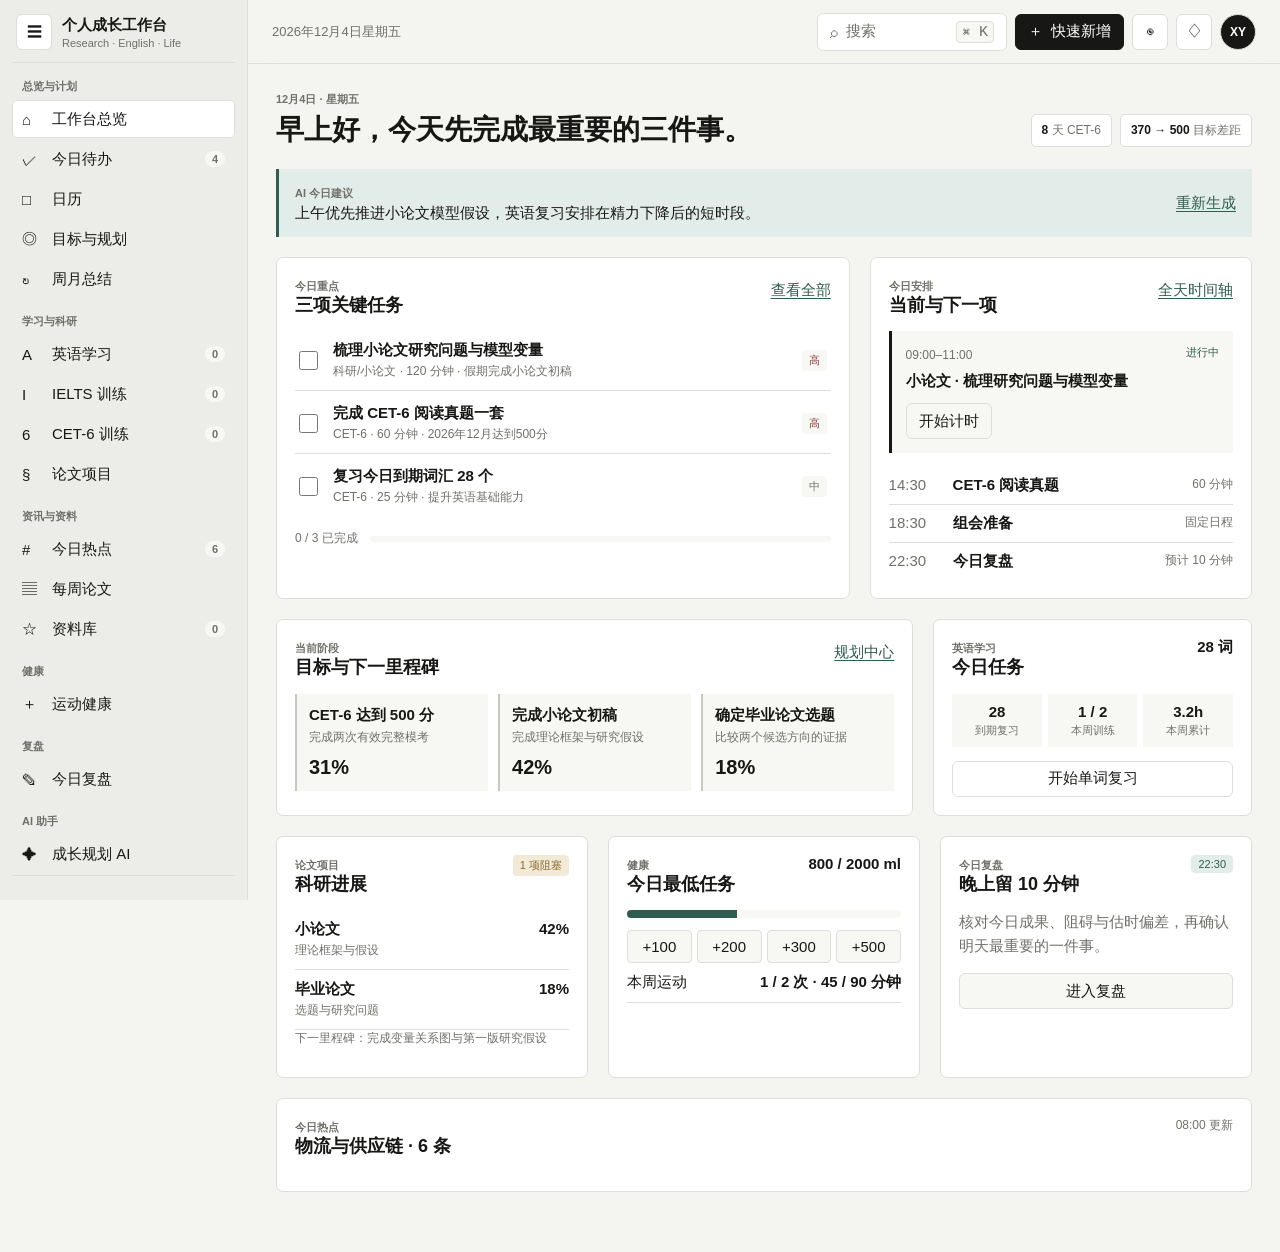
<file: workbench-prototype/index.html>
<!doctype html>
<html lang="zh-CN">
<head>
  <meta charset="UTF-8">
  <meta http-equiv="Content-Security-Policy" content="default-src 'self' data: blob:; script-src 'self'; style-src 'self' 'unsafe-inline'; img-src 'self' data: blob: file:; media-src https: blob:; connect-src 'none'; object-src 'none'; base-uri 'none'; form-action 'none'">
  <meta name="viewport" content="width=device-width, initial-scale=1.0">
  <meta name="color-scheme" content="light dark">
  <title>个人成长工作台</title>
  <link rel="stylesheet" href="styles.css?v=20260814-module-preferences">
</head>
<body>
  <div class="app-shell" id="appShell">
    <aside class="sidebar" aria-label="主导航">
      <div class="brand-row">
        <button class="icon-button" id="sidebarToggle" type="button" aria-label="折叠侧栏" data-tooltip="折叠侧栏">☰</button>
        <div class="brand-copy">
          <strong>个人成长工作台</strong>
          <span>Research · English · Life</span>
        </div>
      </div>

      <nav id="mainNav">
        <section class="nav-group">
          <p class="nav-label">总览与计划</p>
          <button class="nav-item active" type="button" data-view="overview"><span aria-hidden="true">⌂</span><span>工作台总览</span></button>
          <button class="nav-item" type="button" data-view="tasks"><span aria-hidden="true">✓</span><span>今日待办</span><b id="taskNavCount">4</b></button>
          <button class="nav-item" type="button" data-view="calendar"><span aria-hidden="true">□</span><span>日历</span></button>
          <button class="nav-item" type="button" data-view="goals"><span aria-hidden="true">◎</span><span>目标与规划</span></button>
          <button class="nav-item" type="button" data-view="reports"><span aria-hidden="true">↻</span><span>周月总结</span></button>
        </section>
        <section class="nav-group">
          <p class="nav-label">学习与科研</p>
          <button class="nav-item" type="button" data-view="english"><span aria-hidden="true">A</span><span>英语学习</span><b id="wordNavCount">0</b></button>
          <button class="nav-item" type="button" data-view="ielts"><span aria-hidden="true">I</span><span>IELTS 训练</span><b id="ieltsNavCount">0</b></button>
          <button class="nav-item" type="button" data-view="cet6"><span aria-hidden="true">6</span><span>CET-6 训练</span><b id="cet6NavCount">0</b></button>
          <button class="nav-item" type="button" data-view="research"><span aria-hidden="true">§</span><span>论文项目</span></button>
        </section>
        <section class="nav-group">
          <p class="nav-label">资讯与资料</p>
          <button class="nav-item" type="button" data-view="news"><span aria-hidden="true">#</span><span>今日热点</span><b>6</b></button>
          <button class="nav-item" type="button" data-view="papers"><span aria-hidden="true">▤</span><span>每周论文</span></button>
          <button class="nav-item" type="button" data-view="library"><span aria-hidden="true">☆</span><span>资料库</span><b id="libraryNavCount">0</b></button>
        </section>
        <section class="nav-group">
          <p class="nav-label">健康</p>
          <button class="nav-item" type="button" data-view="health"><span aria-hidden="true">＋</span><span>运动健康</span></button>
        </section>
        <section class="nav-group">
          <p class="nav-label">复盘</p>
          <button class="nav-item" type="button" data-view="review"><span aria-hidden="true">✎</span><span>今日复盘</span></button>
        </section>
        <section class="nav-group">
          <p class="nav-label">AI 助手</p>
          <button class="nav-item" type="button" data-view="ai"><span aria-hidden="true">✦</span><span>成长规划 AI</span></button>
        </section>
      </nav>

      <div class="sidebar-footer">
        <button class="nav-item" type="button" data-view="settings"><span aria-hidden="true">⚙</span><span>设置</span></button>
        <button class="nav-item" id="themeToggle" type="button"><span aria-hidden="true">◐</span><span>切换外观</span></button>
        <button class="nav-item" id="compactToggle" type="button"><span aria-hidden="true">≡</span><span>紧凑模式</span></button>
      </div>
    </aside>

    <main class="main-area">
      <header class="topbar">
        <button class="icon-button mobile-menu-button" id="mobileMenuButton" type="button" aria-label="打开导航">☰</button>
        <div class="mobile-brand">个人成长工作台</div>
        <div class="topbar-date" id="topbarDate"></div>
        <div class="topbar-actions">
          <button class="search-button" id="searchButton" type="button"><span aria-hidden="true">⌕</span><span>搜索</span><kbd>⌘ K</kbd></button>
          <button class="button primary" id="quickAddButton" type="button"><span aria-hidden="true">＋</span>快速新增</button>
          <button class="icon-button" id="privacyToggle" type="button" aria-pressed="false" data-tooltip="隐私模式" aria-label="切换隐私模式">◉</button>
          <button class="icon-button" type="button" data-tooltip="通知" aria-label="通知">♢</button>
          <button class="avatar-button" type="button" data-go-view="settings" aria-label="个人设置">XY</button>
        </div>
      </header>

      <div class="content-wrap">
        <section class="view active" id="overviewView" data-view-panel="overview" aria-labelledby="overviewTitle">
          <div class="page-heading">
            <div>
              <p class="eyebrow" id="todayLabel"></p>
              <h1 id="overviewTitle">早上好，今天先完成最重要的三件事。</h1>
            </div>
            <div class="status-pills">
              <span class="status-pill"><b id="cetCountdown">122</b> 天 CET-6</span>
              <span class="status-pill"><b>370 → 500</b> 目标差距</span>
            </div>
          </div>

          <section class="advice-bar" aria-label="AI今日建议">
            <div>
              <span class="section-kicker">AI 今日建议</span>
              <p id="adviceText">上午优先推进小论文模型假设，英语复习安排在精力下降后的短时段。</p>
            </div>
            <button class="text-button" id="regenerateAdvice" type="button">重新生成</button>
          </section>

          <div class="dashboard-grid primary-grid">
            <section class="panel key-panel">
              <div class="panel-heading">
                <div><span class="section-kicker">今日重点</span><h2>三项关键任务</h2></div>
                <button class="text-button" type="button" data-go-view="tasks">查看全部</button>
              </div>
              <div id="keyTaskList" class="task-list"></div>
              <div class="panel-footer"><span id="keyTaskProgress">0 / 3 已完成</span><div class="progress-track"><span id="keyTaskBar"></span></div></div>
            </section>

            <section class="panel schedule-panel">
              <div class="panel-heading">
                <div><span class="section-kicker">今日安排</span><h2>当前与下一项</h2></div>
                <button class="text-button" type="button" data-go-view="calendar">全天时间轴</button>
              </div>
              <div class="now-block">
                <time>09:00–11:00</time><span>进行中</span>
                <h3>小论文 · 梳理研究问题与模型变量</h3>
                <button class="button subtle" id="timerButton" type="button">开始计时</button>
              </div>
              <ol class="timeline-list">
                <li><time>14:30</time><div><strong>CET-6 阅读真题</strong><span>60 分钟</span></div></li>
                <li><time>18:30</time><div><strong>组会准备</strong><span>固定日程</span></div></li>
                <li><time>22:30</time><div><strong>今日复盘</strong><span>预计 10 分钟</span></div></li>
              </ol>
            </section>
          </div>

          <div class="dashboard-grid goals-grid">
            <section class="panel span-two">
              <div class="panel-heading"><div><span class="section-kicker">当前阶段</span><h2>目标与下一里程碑</h2></div><button class="text-button" type="button" data-go-view="goals">规划中心</button></div>
              <div id="goalSummary" class="goal-summary"></div>
            </section>
            <section class="panel english-card private-content">
              <div class="panel-heading"><div><span class="section-kicker">英语学习</span><h2>今日任务</h2></div><span class="metric">28 词</span></div>
              <div class="english-stats"><div><b>28</b><span>到期复习</span></div><div><b>1 / 2</b><span>本周训练</span></div><div><b>3.2h</b><span>本周累计</span></div></div>
              <button class="button block" type="button">开始单词复习</button>
            </section>
          </div>

          <div class="dashboard-grid lower-grid">
            <section class="panel research-card private-content">
              <div class="panel-heading"><div><span class="section-kicker">论文项目</span><h2>科研进展</h2></div><span class="status-tag warning">1 项阻塞</span></div>
              <div class="project-row"><div><strong>小论文</strong><span>理论框架与假设</span></div><b>42%</b></div>
              <div class="project-row"><div><strong>毕业论文</strong><span>选题与研究问题</span></div><b>18%</b></div>
              <p class="muted-note">下一里程碑：完成变量关系图与第一版研究假设</p>
            </section>

            <section class="panel health-card private-content">
              <div class="panel-heading"><div><span class="section-kicker">健康</span><h2>今日最低任务</h2></div><span id="waterMetric" class="metric">800 / 2000 ml</span></div>
              <div class="water-track"><span id="waterBar"></span></div>
              <div class="quick-water" aria-label="快捷饮水记录">
                <button type="button" data-water="100">+100</button><button type="button" data-water="200">+200</button><button type="button" data-water="300">+300</button><button type="button" data-water="500">+500</button>
              </div>
              <div class="health-row"><span>本周运动</span><b>1 / 2 次 · 45 / 90 分钟</b></div>
            </section>

            <section class="panel review-card private-content">
              <div class="panel-heading"><div><span class="section-kicker">今日复盘</span><h2>晚上留 10 分钟</h2></div><span class="status-tag">22:30</span></div>
              <p>核对今日成果、阻碍与估时偏差，再确认明天最重要的一件事。</p>
              <button class="button block subtle" type="button">进入复盘</button>
            </section>
          </div>

          <section class="panel news-panel">
            <div class="panel-heading"><div><span class="section-kicker">今日热点</span><h2>物流与供应链 · 6 条</h2></div><span class="updated">08:00 更新</span></div>
            <div id="newsList" class="news-list"></div>
          </section>
        </section>

        <section class="view" id="tasksView" data-view-panel="tasks" aria-labelledby="tasksTitle">
          <div class="page-heading"><div><p class="eyebrow">按目标分组</p><h1 id="tasksTitle">今日待办</h1></div><button class="button primary" type="button" data-open-add="task">＋ 新增任务</button></div>
          <div class="summary-strip"><div><span>已完成</span><b id="tasksDoneMetric">0</b></div><div><span>关键任务</span><b id="tasksKeyMetric">0 / 3</b></div><div><span>计划时长</span><b>5h 20m</b></div><div><span>延期</span><b>1</b></div></div>
          <section class="panel"><div class="panel-heading"><div><span class="section-kicker">优先处理</span><h2>今日三项关键任务</h2></div></div><div id="allTaskList" class="task-list detailed"></div></section>
        </section>

        <section class="view" id="calendarView" data-view-panel="calendar" aria-labelledby="calendarTitle">
          <div class="page-heading"><div><p class="eyebrow" id="calendarRangeLabel">周一至周日 · 08:00–23:59</p><h1 id="calendarTitle">本周日历</h1></div><div class="calendar-heading-actions"><div class="segmented calendar-mode-switch" id="calendarModeSwitch" aria-label="日历模式" hidden><button class="active" type="button" data-calendar-mode="work">工作</button><button type="button" data-calendar-mode="timetable">课程表</button></div><button class="button primary" id="addCalendarItemButton" type="button">增加</button><div class="segmented" id="calendarViewSwitch" aria-label="日历视图"><button class="active" type="button" data-calendar-view="week">周</button><button type="button" data-calendar-view="month">月</button></div></div></div>
          <section class="calendar-shell"><div class="calendar-head" id="calendarHead"></div><div class="week-grid" id="weekGrid"></div></section>
        </section>

        <section class="view" id="goalsView" data-view-panel="goals" aria-labelledby="goalsTitle">
          <div class="page-heading"><div><p class="eyebrow">阶段目标 · 月目标 · 周目标</p><h1 id="goalsTitle">目标与规划中心</h1></div><button class="button primary" id="addGoalButton" type="button">＋ 新增目标</button></div>
          <div class="goal-page-grid" id="goalPageGrid"></div>
        </section>

        <section class="view" id="reportsView" data-view-panel="reports" aria-labelledby="reportsTitle">
          <div class="page-heading"><div><p class="eyebrow">成果证据优先 · AI草案需确认</p><h1 id="reportsTitle">总结与智能计划</h1></div><div class="segmented report-tabs"><button class="active" type="button" data-report-tab="weekly">周总结</button><button type="button" data-report-tab="monthly">月总结</button></div></div>
          <div class="report-panel active" data-report-panel="weekly">
            <div class="report-hero"><div><span>本周状态</span><strong id="weeklyStatus">证据不足</strong><small>周一00:00至周日23:59</small></div><div><span>任务完成</span><strong id="weeklyTaskRate">0%</strong><small id="weeklyTaskDetail">0 / 0</small></div><div><span>关键成果</span><strong id="weeklyEvidenceCount">0</strong><small>成果文件或记录</small></div><div><span>计划准确率</span><strong>待建立</strong><small>需计划/实际时长</small></div></div>
            <div class="report-grid"><section class="panel"><div class="panel-heading"><div><span class="section-kicker">本周总结草案</span><h2>事实、阻碍与趋势</h2></div><button class="button" id="generateWeeklyButton" type="button">生成草案</button></div><div id="weeklyNarrative" class="report-narrative"><p>尚未生成。本地规则会先汇总任务、英语、健康与复盘；AI不可用时仍可生成事实摘要。</p></div></section><section class="panel"><div class="panel-heading"><div><span class="section-kicker">下周计划</span><h2>最低 / 标准 / 冲刺</h2></div><span class="status-tag" id="weeklyConfirmationStatus">需确认</span></div><div class="plan-levels" id="planLevels"><button type="button" data-plan-level="最低"><b>最低</b><span>精力下降时保底</span></button><button class="active" type="button" data-plan-level="标准"><b>标准</b><span>最多3项关键任务</span></button><button type="button" data-plan-level="冲刺"><b>冲刺</b><span>提前时推进里程碑</span></button></div><div id="weeklyPlanDraft" class="plan-draft"><p>先生成周总结，再创建可逐项修改的下周草案。</p></div><button class="button primary block" id="confirmWeeklyPlan" type="button" disabled>确认写入下周计划</button></section></div>
          </div>
          <div class="report-panel" data-report-panel="monthly">
            <div class="report-hero"><div><span>月度周期</span><strong>自然月</strong><small>按实际日期归属</small></div><div><span>目标趋势</span><strong>待评估</strong><small>比较应有进度</small></div><div><span>下月成果</span><strong>3–5项</strong><small>再由周计划拆分</small></div><div><span>路径证据</span><strong>月度更新</strong><small>决策门完整比较</small></div></div>
            <div class="report-grid"><section class="panel"><div class="panel-heading"><div><span class="section-kicker">整月趋势</span><h2>独立分析，不拼接周报</h2></div><button class="button" id="generateMonthlyButton" type="button">生成月报草案</button></div><div id="monthlyNarrative" class="report-narrative"><p>将比较上月、本月计划、目标应有进度和近三月趋势。当前原型只生成本地示范摘要。</p></div></section><section class="panel"><div class="panel-heading"><div><span class="section-kicker">下月重点</span><h2>成果级目标</h2></div><span class="status-tag" id="monthlyConfirmationStatus">需确认</span></div><div id="monthlyOutcomes" class="outcome-list"></div><button class="button primary block" id="confirmMonthlyButton" type="button" disabled>确认下月重点</button></section></div>
          </div>
        </section>

        <section class="view" id="englishView" data-view-panel="english" aria-labelledby="englishTitle">
          <div class="page-heading">
            <div><p class="eyebrow">CET-6 优先 · IELTS 基础维持</p><h1 id="englishTitle">英语学习</h1></div>
            <div class="status-pills"><span class="status-pill"><b>3h</b> 每周最低</span><span class="status-pill"><b>5h</b> 每周标准</span></div>
          </div>
          <div class="summary-strip english-summary"><div><span>本周时长</span><b>3.2h</b></div><div><span>到期复习</span><b id="dueWordMetric">0</b></div><div><span>CET-6 基线</span><b>370</b></div><div><span>目标</span><b>500</b></div></div>
          <section class="panel youdao-lookup-panel">
            <div class="panel-heading"><div><span class="section-kicker">有道官方 API</span><h2>查询单词或短语</h2></div><span id="youdaoEnglishStatus" class="status-tag">正在检查配置</span></div>
            <form id="youdaoLookupForm" class="youdao-lookup-form"><label for="youdaoLookupInput">英文词项</label><div><input id="youdaoLookupInput" maxlength="500" autocomplete="off" spellcheck="false" placeholder="输入单词或短语"><button class="button primary" id="youdaoLookupButton" type="submit">查询</button></div></form>
            <div id="youdaoLookupResult" class="youdao-result" aria-live="polite"><span>在“设置 → 英语服务”填写有道智云应用 ID 和应用密钥后，可获取参考释义。</span></div>
          </section>
          <div class="dashboard-grid english-workspace">
            <section class="panel">
              <div class="panel-heading"><div><span class="section-kicker">每日录入</span><h2>添加单词或短语</h2></div><span class="status-tag">新词可选</span></div>
              <label class="field-label" for="wordInput">每行输入一个词项，可在 / 后填写中文释义</label>
              <textarea class="text-area" id="wordInput" rows="7" placeholder="amazing/惊喜的；令人惊讶的&#10;amazing / 惊喜的;令人惊讶的&#10;amazing"></textarea>
              <div class="inline-actions"><span class="muted-note">支持中文；或英文;分隔多个释义；只输入词项时查询本地词库或有道</span><button class="button primary" id="addWordsButton" type="button">加入今日学习</button></div>
            </section>
            <section class="panel">
              <div class="panel-heading"><div><span class="section-kicker">固定排程</span><h2>记忆规则</h2></div></div>
              <ol class="memory-steps"><li><b>第 2 天</b><span>首次短间隔巩固</span></li><li><b>第 3 天</b><span>连续强化辨认</span></li><li><b>第 7 天</b><span>一周检查</span></li><li><b>第 15 天</b><span>中期巩固</span></li><li><b>第 30 天</b><span>熟练掌握检查点</span></li></ol>
              <p class="muted-note">漏做任务次日置顶补做，固定节点不整体顺延；第30天错误会在第31天启动新周期。</p>
            </section>
          </div>
          <section class="panel">
            <div class="panel-heading"><div><span class="section-kicker">今日学习表</span><h2>单词 / 短语 + 中文释义</h2></div><div class="word-heading-actions"><span id="wordSessionStatus" class="status-tag">等待录入</span><button class="button" id="batchDeleteWordsButton" type="button">批量删除</button></div></div>
            <form id="wordPracticeForm">
              <div class="table-wrap"><table class="word-table"><thead><tr><th>操作</th><th>单词或短语</th><th id="wordMeaningHeading">中文释义</th><th>来源</th><th>结果</th></tr></thead><tbody id="wordPracticeBody"></tbody></table></div>
              <div class="inline-actions end"><button class="button" id="clearWordAnswersButton" type="button" hidden>一键清空</button><button class="button primary" id="wordPrimaryAction" type="submit">开始学习</button></div>
            </form>
          </section>
          <section class="panel" id="wordRetryPanel" hidden><div class="panel-heading"><div><span class="section-kicker">可重复练习</span><h2>今日复习表</h2></div><span id="wordRetryStatus" class="status-tag">0 个待复习</span></div><form id="wordRetryForm"><div class="table-wrap"><table class="word-table"><thead><tr><th>单词或短语</th><th>输入中文释义</th><th>本次结果</th></tr></thead><tbody id="wordRetryBody"></tbody></table></div><div class="inline-actions end"><button class="button" id="clearRetryAnswersButton" type="button">一键清空</button><button class="button primary" type="submit">提交复习</button></div></form></section>
          <section class="word-entry-grid"><button class="panel word-entry-card" id="openWordBankButton" type="button"><span>本地词库</span><strong id="wordBankMetric">0</strong><small>搜索、编辑释义和管理状态</small></button><button class="panel word-entry-card" id="openMasteredWordsButton" type="button"><span>熟练掌握</span><strong id="masteredWordMetric">0</strong><small>正确或部分正确通过第30天</small></button><button class="panel word-entry-card" id="openWordTrashButton" type="button"><span>词汇回收站</span><strong id="wordTrashMetric">0</strong><small>本地保留30天，可恢复</small></button><button class="panel word-entry-card" id="openCheckpointButton" type="button" hidden><span>第30天待确认</span><strong id="checkpointWordMetric">0</strong><small>确认下一轮名单</small></button></section>
        </section>

        <section class="view" id="ieltsView" data-view-panel="ielts" aria-labelledby="ieltsTitle">
          <div class="page-heading"><div><p class="eyebrow">笔试与口语独立 · 本地资料与录音</p><h1 id="ieltsTitle">IELTS 训练</h1></div><div class="status-pills"><span class="status-pill"><b>6.5</b> 目标</span><span class="status-pill"><b id="ieltsDefaultTypeLabel">Academic</b> 默认</span></div></div>
          <div class="exam-summary"><div><span>笔试记录</span><b id="ieltsRecordMetric">0</b></div><div><span>口语录音</span><b id="ieltsSpeakingMetric">0</b></div><div><span>待复盘</span><b id="ieltsReviewMetric">0</b></div><div><span>资料</span><b id="ieltsMaterialMetric">0</b></div></div>
          <div class="segmented ielts-tabs" aria-label="IELTS页面"><button class="active" type="button" data-ielts-tab="overview">总览</button><button type="button" data-ielts-tab="written">笔试训练</button><button type="button" data-ielts-tab="speaking">口语训练</button><button type="button" data-ielts-tab="materials">真题资料库</button><button type="button" data-ielts-tab="records">训练记录</button><button type="button" data-ielts-tab="weaknesses">错题与薄弱项</button><button type="button" data-ielts-tab="ai">IELTS AI</button></div>

          <div class="ielts-panel active" data-ielts-panel="overview"><div class="ielts-overview-grid"><section class="panel"><div class="panel-heading"><div><span class="section-kicker">笔试</span><h2>听力、阅读与写作</h2></div><button class="button" type="button" data-open-ielts-tab="written">开始训练</button></div><div id="ieltsWrittenOverview" class="empty-state compact-empty"></div></section><section class="panel"><div class="panel-heading"><div><span class="section-kicker">独立口语考试</span><h2>题库、录音与最佳回答</h2></div><button class="button" type="button" data-open-ielts-tab="speaking">进入口语</button></div><div id="ieltsSpeakingOverview" class="empty-state compact-empty"></div></section></div><section class="score-boundary"><strong>评分边界</strong><span>只有使用已核验、带来源和版本的规则时才显示非官方 Band 区间；AI反馈不写入正式成绩。</span></section></div>

          <div class="ielts-panel" data-ielts-panel="written"><section class="training-launch-grid"><button class="panel training-launch-card" id="startIeltsFullButton" type="button"><span class="section-kicker">听力 · 阅读 · 写作</span><strong>完整笔试模拟</strong><small>选择机考或纸笔官方预设，按顺序连续训练</small></button><button class="panel training-launch-card" id="startIeltsModulesButton" type="button"><span class="section-kicker">自由组合</span><strong>模块组合训练</strong><small>组合听力、阅读、Task 1、Task 2并调整顺序</small></button><button class="panel training-launch-card" id="startIeltsDirectTimerButton" type="button"><span class="section-kicker">无需上传资料</span><strong>纸质版/其他平台直接计时</strong><small>只运行计时，结束后填写独立训练记录</small></button></section><section class="panel ielts-current-session"><div class="panel-heading"><div><span class="section-kicker">当前笔试训练</span><h2 id="ieltsCurrentSessionTitle">尚未开始</h2></div><button class="button primary" id="resumeIeltsSessionButton" type="button" hidden>继续训练</button></div><div id="ieltsCurrentSessionSummary" class="empty-state compact-empty"><strong>选择一种训练方式</strong><span>准备完成后仍需点击开始，不会自动计时或播放音频。</span></div></section></div>

          <div class="ielts-panel" data-ielts-panel="speaking"><div class="speaking-toolbar"><div class="segmented" aria-label="口语练习模式"><button class="active" type="button" data-speaking-mode="questions">逐题练习</button><button type="button" data-speaking-mode="simulation">完整模拟</button></div><div class="inline-actions"><button class="button" id="testIeltsMicrophoneButton" type="button">麦克风测试</button><button class="button primary" id="addIeltsTopicButton" type="button">新增话题</button></div></div><div class="speaking-layout"><aside class="panel speaking-topic-panel"><div class="panel-heading"><div><span class="section-kicker">本地题库</span><h2>话题与 Part</h2></div></div><div id="ieltsTopicList" class="speaking-topic-list"></div></aside><section class="panel speaking-question-panel"><div class="panel-heading"><div><span class="section-kicker" id="ieltsSpeakingPartLabel">选择话题</span><h2 id="ieltsSpeakingTopicTitle">口语训练</h2></div><div class="inline-actions"><button class="button" id="clearIeltsTopicRecordingsButton" type="button" disabled>清空话题录音</button><button class="button" id="addIeltsQuestionButton" type="button" disabled>增加题目</button></div></div><div id="ieltsQuestionList" class="speaking-question-list"><div class="empty-state"><strong>尚未选择话题</strong><span>创建或选择话题后，可逐题录音或启动完整模拟。</span></div></div></section></div></div>

          <div class="ielts-panel" data-ielts-panel="materials"><section class="panel"><div class="panel-heading"><div><span class="section-kicker">本地真题资料库</span><h2>剑雅册次、试卷、答案与音频</h2></div><div class="inline-actions"><button class="button" id="chooseIeltsFilesButton" type="button">选择文件</button><button class="button primary" id="chooseIeltsFolderButton" type="button">选择文件夹</button></div></div><div id="ieltsMaterialList" class="cet6-material-list"></div></section></div>

          <div class="ielts-panel" data-ielts-panel="records"><section class="panel"><div class="panel-heading"><div><span class="section-kicker">IELTS 独立记录</span><h2>笔试训练历史</h2></div><span class="muted-note">完成日期和训练模块为必填</span></div><div id="ieltsRecordList" class="exam-record-list"></div></section><section class="panel"><div class="panel-heading"><div><span class="section-kicker">独立口语考试</span><h2>口语会话历史</h2></div></div><div id="ieltsSpeakingSessionList" class="exam-record-list"></div></section></div>

          <div class="ielts-panel" data-ielts-panel="weaknesses"><section class="panel"><div class="panel-heading"><div><span class="section-kicker">规则统计</span><h2>待复盘与口语练习队列</h2></div></div><div id="ieltsWeaknessList" class="exam-record-list"></div></section></div>

          <div class="ielts-panel" data-ielts-panel="ai"><div class="ai-scope-banner"><strong>IELTS AI 功能边界</strong><span>仅处理口语转写与 IELTS 写作；听力、阅读和原始录音不会发送给 DeepSeek。</span></div><div class="segmented ielts-ai-tabs"><button class="active" type="button" data-ielts-ai-mode="speaking">口语分析</button><button type="button" data-ielts-ai-mode="writing">写作批改</button></div><section class="panel"><form id="ieltsAiForm" class="scoped-ai-form"><div id="ieltsAiSpeakingFields"><label>题目<textarea id="ieltsAiQuestion" rows="3" placeholder="选择口语题目后自动填入，也可手动输入"></textarea></label><label>确认后的英文转写<textarea id="ieltsAiTranscript" rows="9" placeholder="原始录音不会上传；请先校对转写文本"></textarea></label><label class="inline-checkbox"><input id="ieltsAiHistoryScope" type="checkbox">比较同一道题最近5次已确认转写</label></div><div id="ieltsAiWritingFields" hidden><div class="form-grid"><label>考试类型<select id="ieltsAiExamType"><option>Academic</option><option>General Training</option></select></label><label>写作任务<select id="ieltsAiWritingTask"><option>Task 1</option><option>Task 2</option></select></label></div><label>题目<textarea id="ieltsAiWritingQuestion" rows="4"></textarea></label><label>作文正文<textarea id="ieltsAiWritingAnswer" rows="10"></textarea></label><label class="file-field">本地附件（仅用于提取/OCR，发送前需确认）<input id="ieltsAiWritingFile" type="file" accept="image/*,.pdf,.doc,.docx"></label></div><div class="dialog-actions"><span id="ieltsAiStatus" class="muted-note" aria-live="polite">使用设置中的 IELTS 功能配置</span><button class="button primary" type="submit">分析并继续追问</button></div></form></section><section class="panel ai-chat-panel"><div id="ieltsAiMessages" class="ai-chat-messages" aria-live="polite"></div><form id="ieltsAiFollowupForm" class="ai-chat-composer"><textarea id="ieltsAiFollowup" rows="3" placeholder="仅可继续询问当前 IELTS 口语或写作反馈"></textarea><div class="inline-actions end"><button class="button primary" type="submit">继续追问</button></div></form></section></div>
        </section>

        <section class="view" id="cet6View" data-view-panel="cet6" aria-labelledby="cet6Title">
          <div class="page-heading"><div><p class="eyebrow">本地资料 · 独立训练 · 计时与复盘</p><h1 id="cet6Title">CET-6 训练</h1></div><div class="status-pills"><span class="status-pill"><b>370</b> 正式基线</span><span class="status-pill"><b>500</b> 目标</span></div></div>
          <div class="exam-summary"><div><span>已录入训练</span><b id="cet6RecordMetric">0</b></div><div><span>待复盘</span><b id="cet6ReviewMetric">0</b></div><div><span>预测状态</span><b id="cet6PredictionMetric">样本不足</b></div><div><span>每周最低</span><b>2次</b></div></div>
          <div class="segmented cet6-tabs" aria-label="CET-6页面"><button class="active" type="button" data-cet6-tab="training">训练营</button><button type="button" data-cet6-tab="materials">真题资料库</button><button type="button" data-cet6-tab="records">训练记录</button><button type="button" data-cet6-tab="reviews">错题与复盘</button></div>
          <div class="cet6-panel active" data-cet6-panel="training">
            <section class="training-launch-grid"><button class="panel training-launch-card" id="startCet6PaperButton" type="button"><span class="section-kicker">整张试卷</span><strong>套卷训练</strong><small>模拟15:00–17:25、总倒计时或分模块计时</small></button><button class="panel training-launch-card" id="startCet6ModulesButton" type="button"><span class="section-kicker">自由组合</span><strong>模块训练</strong><small>选择多个题型，自定顺序和完成时间</small></button><button class="panel training-launch-card" id="startCet6PaperTimerButton" type="button"><span class="section-kicker">无需上传资料</span><strong>纸质版做题，直接开始计时</strong><small>适用于纸质试卷或其他平台训练</small></button></section>
            <section class="panel cet6-current-session"><div class="panel-heading"><div><span class="section-kicker">当前训练</span><h2 id="cet6CurrentSessionTitle">尚未开始</h2></div><button class="button primary" id="resumeCet6SessionButton" type="button" hidden>继续训练</button></div><div id="cet6CurrentSessionSummary" class="empty-state compact-empty"><strong>选择一种训练方式</strong><span>准备完成后仍需点击“开始”，不会自动计时或播放音频。</span></div></section>
            <section class="score-boundary"><strong>710分边界</strong><span>正确题数只能依据已配置、可追溯的规则生成非官方估算；正式成绩始终单独保存。</span></section>
          </div>
          <div class="cet6-panel" data-cet6-panel="materials"><section class="panel"><div class="panel-heading"><div><span class="section-kicker">本地真题资料库</span><h2>试卷、答案与听力音频</h2></div><div class="inline-actions"><button class="button" id="chooseCet6FilesButton" type="button">选择文件</button><button class="button primary" id="chooseCet6FolderButton" type="button">选择文件夹</button></div></div><div id="cet6MaterialList" class="cet6-material-list"></div></section></div>
          <div class="cet6-panel" data-cet6-panel="records"><section class="panel"><div class="panel-heading"><div><span class="section-kicker">CET-6 独立记录</span><h2>训练历史</h2></div><span class="muted-note">完成日期和训练模块为必填</span></div><div id="cet6RecordList" class="exam-record-list"></div></section></div>
          <div class="cet6-panel" data-cet6-panel="reviews"><section class="panel"><div class="panel-heading"><div><span class="section-kicker">错题与复盘</span><h2>待复盘训练</h2></div><span class="status-tag">不与 IELTS 共用</span></div><div id="cet6ReviewList" class="exam-record-list"></div></section></div>
        </section>

        <section class="view" id="researchView" data-view-panel="research" aria-labelledby="researchTitle">
          <div class="page-heading"><div><p class="eyebrow">项目 · 资料 · 里程碑 · 甘特图</p><h1 id="researchTitle">论文项目</h1></div><div class="page-heading-actions"><span class="status-pill" id="researchProjectCount">0 个进行中项目</span><button class="button primary" id="addResearchProjectButton" type="button">＋ 新增项目</button></div></div>
          <div id="researchWorkspace" class="research-workspace">
            <aside class="panel research-project-sidebar"><div class="panel-heading"><div><span class="section-kicker">项目列表</span><h2>研究工作</h2></div><button class="icon-button" id="researchArchiveButton" type="button" title="查看归档项目" aria-label="查看归档项目">⌂</button></div><input id="researchProjectSearch" type="search" placeholder="搜索项目"><div id="researchProjectList" class="project-list"></div></aside>
            <section class="research-project-main private-content"><div class="panel research-project-header"><div><span class="section-kicker" id="researchProjectType">选择项目</span><h2 id="activeResearchProjectTitle">论文项目工作区</h2><p id="researchProjectMeta" class="muted-note"></p></div><div class="research-project-actions"><strong id="activeResearchProgress" class="metric">0%</strong><button class="button" id="editResearchProjectButton" type="button">编辑</button><button class="icon-button" id="researchProjectMenuButton" type="button" aria-label="项目操作" title="项目操作">•••</button></div></div>
              <div class="segmented research-tabs" aria-label="论文项目工作区"><button class="active" type="button" data-research-tab="overview">概览</button><button type="button" data-research-tab="milestones">阶段与里程碑</button><button type="button" data-research-tab="assets">项目资料</button><button type="button" data-research-tab="advisor">导师意见</button><button type="button" data-research-tab="versions">版本记录</button><button type="button" data-research-tab="logs">研究日志</button><button type="button" data-research-tab="blockers">阻塞中心</button><button type="button" data-research-tab="ai">AI 规划</button></div>
              <div class="research-tab-panel active" data-research-panel="overview"><div id="researchOverviewGrid" class="research-overview-grid"></div><section class="panel"><div class="panel-heading"><div><span class="section-kicker">最近动态</span><h2>项目活动</h2></div></div><div id="researchActivityList" class="research-activity-list"></div></section></div>
              <div class="research-tab-panel" data-research-panel="milestones"><section class="panel"><div class="panel-heading"><div><span class="section-kicker">加权进度</span><h2>阶段与里程碑</h2></div><div class="inline-actions"><button class="button" id="addResearchStageButton" type="button">新增阶段</button><button class="button" id="saveResearchWeightsButton" type="button">保存阶段权重</button><button class="button primary" id="addResearchMilestoneButton" type="button">新增里程碑</button></div></div><p id="researchWeightStatus" class="muted-note">阶段权重之和必须为100%</p><div id="researchStageTrack" class="research-stage-list"></div></section></div>
              <div class="research-tab-panel" data-research-panel="assets"><section class="panel"><div class="panel-heading"><div><span class="section-kicker">当前项目独立资料区</span><h2>项目资料</h2></div><div class="inline-actions"><button class="button" id="addResearchLinkButton" type="button">新增链接/笔记</button><button class="button primary" id="uploadResearchAssetButton" type="button">上传资料</button></div></div><div id="researchAssetList" class="research-asset-list"></div></section></div>
              <div class="research-tab-panel" data-research-panel="advisor"><section class="panel"><div class="panel-heading"><div><span class="section-kicker">逐项回应</span><h2>导师意见</h2></div><button class="button primary" id="addAdvisorItemButton" type="button">新增意见</button></div><div id="researchAdvisorList" class="research-record-list"></div></section></div>
              <div class="research-tab-panel" data-research-panel="versions"><section class="panel"><div class="panel-heading"><div><span class="section-kicker">不覆盖历史</span><h2>版本记录</h2></div><button class="button primary" id="addResearchVersionButton" type="button">新增版本</button></div><div id="researchVersionList" class="research-record-list"></div></section></div>
              <div class="research-tab-panel" data-research-panel="logs"><section class="panel"><div class="panel-heading"><div><span class="section-kicker">假设 · 方法 · 会议 · 决策</span><h2>研究日志与决策记录</h2></div><button class="button primary" id="addResearchLogButton" type="button">新增日志</button></div><div id="researchLogList" class="research-record-list"></div></section></div>
              <div class="research-tab-panel" data-research-panel="blockers"><section class="panel"><div class="panel-heading"><div><span class="section-kicker">负责人 · 解决日期 · 状态</span><h2>阻塞中心</h2></div><button class="button primary" id="addResearchBlockerButton" type="button">新增阻塞</button></div><div id="researchBlockerList" class="research-record-list"></div></section></div>
              <div class="research-tab-panel" data-research-panel="ai"><div class="ai-scope-banner"><strong>论文项目 AI 功能边界</strong><span>仅处理项目规划、风险、里程碑、导师意见与下一步建议；不会直接改写论文正文。</span></div><section class="panel ai-chat-panel"><div class="panel-heading"><div><span class="section-kicker">当前项目独立历史</span><h2>规划对话</h2></div><div class="inline-actions"><button class="button" id="exportResearchAiButton" type="button">导出</button><button class="button" id="clearResearchAiButton" type="button">清除</button></div></div><div id="researchAiMessages" class="ai-chat-messages" aria-live="polite"></div><form id="researchAiForm" class="ai-chat-composer"><textarea id="researchAiInput" rows="4" placeholder="例如：根据当前里程碑和阻塞，制定下周项目计划"></textarea><div class="research-ai-attachment"><button class="button" id="extractResearchAiAttachmentButton" type="button">选择附件并本地提取</button><span id="researchAiAttachmentStatus" class="muted-note">未添加附件</span></div><div class="inline-actions end"><span id="researchAiStatus" class="muted-note">正文和附件需逐项授权</span><button class="button primary" type="submit">生成规划草案</button></div></form></section></div>
            </section>
          </div>
          <section class="panel research-gantt-panel"><div class="panel-heading"><div><span class="section-kicker">当前计划与原始基线</span><h2>全部项目时间进度</h2></div><div class="inline-actions"><input id="researchGanttSearch" type="search" placeholder="筛选项目"><label class="inline-checkbox"><input id="researchBaselineToggle" type="checkbox">显示原始基线</label></div></div><div id="researchGantt" class="research-gantt"></div></section>
        </section>

        <section class="view" id="newsView" data-view-panel="news" aria-labelledby="newsTitle">
          <div class="page-heading"><div><p class="eyebrow">P0/P1可信来源优先 · 每日 08:00</p><h1 id="newsTitle">今日热点资讯</h1><p id="newsSyncStatus" class="sync-status" aria-live="polite">正在检查同步状态</p></div><div class="page-heading-actions"><div class="status-pills"><span class="status-pill">每主题 <b>3–5</b> 条</span></div><button class="button" id="refreshNewsButton" type="button">立即更新</button></div></div>
          <div class="filter-row" id="newsThemeFilters" aria-label="资讯筛选"><button class="active" type="button" data-news-filter="all">全部</button><button type="button" data-news-filter="物流工程">物流工程</button><button type="button" data-news-filter="管理工程">管理工程</button><button type="button" data-news-filter="AI发展">AI发展</button><button type="button" data-news-filter="低空经济">低空经济</button></div>
          <div id="newsFeed" class="content-feed"></div>
        </section>

        <section class="view" id="papersView" data-view-panel="papers" aria-labelledby="papersTitle">
          <div class="page-heading"><div><p class="eyebrow">周一 08:00 · 严格白名单优先</p><h1 id="papersTitle">每周论文推送</h1><p id="paperSyncStatus" class="sync-status" aria-live="polite">正在检查同步状态</p></div><div class="page-heading-actions"><div class="status-pills"><span class="status-pill"><b>8</b> 篇上限</span><span class="status-pill">IEEE、MDPI 与自定义黑名单已过滤</span></div><button class="button" id="refreshPapersButton" type="button">立即更新</button><button class="button" id="openPaperHistoryButton" type="button">历史回顾</button></div></div>
          <section class="quality-notice"><strong>正式推荐门槛</strong><span>仅接收严格筛选保留的 72 种期刊，以 ISSN 匹配为主、标准化刊名为辅助。当前状态显示“严格白名单匹配”，不虚构 JCR Q1 核验。</span></section>
          <div id="paperFeed" class="content-feed paper-feed"></div>
        </section>

        <section class="view" id="paperHistoryView" data-view-panel="paper-history" aria-labelledby="paperHistoryTitle">
          <div class="page-heading"><div><button class="text-button history-back-button" type="button" data-go-view="papers">← 返回每周论文</button><p class="eyebrow">仅保留过去 4 个自然周 · 按 DOI 或题名去重</p><h1 id="paperHistoryTitle">历史回顾</h1></div><span class="status-pill">不含本周推荐</span></div>
          <section class="quality-notice"><strong>回顾范围</strong><span>按周一至周日归档最近四周，并使用当前严格白名单重新过滤；不再符合规则的历史论文不会展示。</span></section>
          <div id="paperHistoryFeed" class="content-feed paper-feed"></div>
        </section>

        <section class="view" id="libraryView" data-view-panel="library" aria-labelledby="libraryTitle">
          <div class="page-heading"><div><p class="eyebrow">本地文件 · 模块索引 · 自定义归类</p><h1 id="libraryTitle">统一资料库</h1></div><div class="inline-actions"><button class="button" id="createLibraryFolderButton" type="button">新建文件夹</button><button class="button" id="uploadLibraryFolderButton" type="button">扫描文件夹</button><button class="button primary" id="uploadLibraryFilesButton" type="button">＋ 上传资料</button></div></div>
          <div class="library-workspace"><aside class="panel library-folder-panel"><div class="panel-heading"><div><span class="section-kicker">主文件夹</span><h2>资料分组</h2></div></div><button class="library-folder-row active" type="button" data-library-folder="all"><span>全部资料</span><b id="libraryAllCount">0</b></button><div id="libraryFolderTree"></div></aside><div class="library-content"><div class="library-toolbar"><button class="button" id="openLibraryAdd" type="button">新增链接或元数据</button><input id="libraryFilter" type="search" placeholder="搜索标题、来源、文件类型或标签"></div><div id="libraryBreadcrumb" class="library-breadcrumb">全部资料</div><div id="libraryList" class="library-list"></div></div></div>
        </section>

        <section class="view" id="healthView" data-view-panel="health" aria-labelledby="healthTitle">
          <div class="page-heading"><div><p class="eyebrow">饮水 · 生理期 · 运动</p><h1 id="healthTitle">运动健康总览</h1></div><span class="status-pill">数据仅保存在本地</span></div>
          <div class="health-overview-grid">
            <section class="panel health-water-panel">
              <div class="panel-heading"><div><span class="section-kicker">今日饮水</span><h2 id="healthWaterMetric">800 / 2000 ml</h2></div><button class="text-button" id="undoWaterButton" type="button">撤销</button></div>
              <div class="water-ring-wrap"><div class="water-ring" id="waterRing"><strong id="waterPercent">40%</strong><span>完成</span></div><div><p>08:00–23:00 每 120 分钟提醒，达标后停止。</p><div class="quick-water health-quick-water"><button type="button" data-water="100">+100</button><button type="button" data-water="200">+200</button><button type="button" data-water="300">+300</button><button type="button" data-water="500">+500</button></div></div></div>
            </section>
            <section class="panel private-content">
              <div class="panel-heading"><div><span class="section-kicker">周期状态</span><h2 id="cyclePredictionTitle">预测区间</h2></div><span class="status-tag warning" id="cyclePredictionStatus">数据不足</span></div>
              <p class="health-copy" id="cyclePredictionCopy">完整记录少于 3 个周期，暂不提供确定日期。继续记录开始日、结束日和身体状态后生成区间预测。</p>
              <button class="button subtle block" id="addCyclePeriodButton" type="button">新增周期记录</button>
            </section>
            <section class="panel">
              <div class="panel-heading"><div><span class="section-kicker">本周运动</span><h2 id="exerciseMetric">1 / 2 次 · 45 / 90 分钟</h2></div></div>
              <form id="exerciseForm" class="exercise-form"><label>运动类型<select id="exerciseType"><option>步行</option><option>跑步</option><option>力量训练</option><option>瑜伽或拉伸</option><option>骑行或游泳</option></select></label><label>时长（分钟）<input id="exerciseDuration" type="number" min="1" max="300" value="30"></label><button class="button primary" type="submit">记录运动</button></form>
            </section>
          </div>
          <section class="panel cycle-calendar-panel private-content">
            <div class="panel-heading"><div><span class="section-kicker">月历记录</span><h2 id="cycleCalendarTitle">周期日历</h2></div><div class="inline-actions"><button class="icon-button" id="previousCycleMonthButton" type="button" aria-label="上个月">←</button><button class="button" id="todayCycleMonthButton" type="button">本月</button><button class="icon-button" id="nextCycleMonthButton" type="button" aria-label="下个月">→</button></div></div>
            <div class="cycle-legend" aria-label="周期图例"><span><i class="recorded"></i>已记录周期</span><span><i class="predicted"></i>预测区间</span><span>预测仅用于个人记录与计划提示</span></div>
            <div class="cycle-weekdays" aria-hidden="true"><span>一</span><span>二</span><span>三</span><span>四</span><span>五</span><span>六</span><span>日</span></div>
            <div id="cycleCalendarGrid" class="cycle-calendar-grid"></div>
            <div class="cycle-calendar-footer"><div id="cycleStatistics" class="cycle-statistics"></div><button class="button" id="openCycleHistoryButton" type="button">查看历史记录</button></div>
            <div id="cycleHistoryList" class="cycle-history-list" hidden></div>
          </section>
          <section class="panel">
            <div class="panel-heading"><div><span class="section-kicker">最近记录</span><h2>健康时间线</h2></div><span class="muted-note">仅显示聚合与中性描述</span></div>
            <div id="healthTimeline" class="health-timeline"></div>
          </section>
        </section>

        <section class="view" id="reviewView" data-view-panel="review" aria-labelledby="reviewTitle">
          <div class="review-page-head"><div><p class="eyebrow">今日复盘</p><h1 id="reviewHeadline">回看今天，为明天留下清晰的一步</h1><button class="text-button" id="editReviewHeadline" type="button">编辑这句话</button></div><div class="review-date-tools"><label>复盘日期<input id="reviewDate" type="date"></label><button class="button" id="openReviewHistory" type="button">历史记录</button></div></div>
          <section id="reviewEntryState" class="private-content">
            <section class="review-summary" id="reviewSummaryStrip"><div><span>任务</span><b id="reviewTaskSummary">0 / 0</b></div><div><span>关键任务</span><b id="reviewKeySummary">0 / 0</b></div><div><span>英语</span><b id="reviewEnglishSummary">0 词</b></div><div><span>饮水</span><b id="reviewWaterSummary">0 ml</b></div><div><span>运动</span><b id="reviewExerciseSummary">0 分钟</b></div></section>
            <div id="reviewMonthEnd" class="review-month-end" hidden><div><b>本月最后一天</b><span>完成复盘后可进入月总结与下月计划。</span></div><button class="button" type="button" data-go-view="reports">查看月总结</button></div>
            <form id="reviewForm" class="review-form review-entry-form">
              <section class="panel review-question-panel"><div class="panel-heading"><div><span class="section-kicker">三项核心问题</span><h2>简单记录最重要的事实</h2></div><span id="reviewDraftStatus" class="status-tag">草稿自动保存</span></div>
                <label class="review-question">今天完成了什么？ *<textarea name="completed" required rows="3" placeholder="记录完成事项和可验证成果"></textarea></label>
                <label class="review-question">今天最大的阻碍是什么？ *<textarea name="obstacle" required rows="3" placeholder="记录最影响推进的问题"></textarea></label>
                <label class="review-question">明天最重要的一件事？ *<textarea name="tomorrow" required rows="3" placeholder="只写一件最重要的事"></textarea></label>
                <details class="review-more"><summary>进一步复盘</summary><div class="review-more-grid">
                  <label class="review-question">今天学到了什么？<textarea name="learned" rows="3"></textarea></label><label class="review-question">今天最重要的成果或进展？<textarea name="achievement" rows="3"></textarea></label><label class="review-question">哪项任务比预计更难或更容易？<textarea name="difficulty" rows="3"></textarea></label><label class="review-question">明天需要改进什么？<textarea name="improvement" rows="3"></textarea></label><label class="review-question review-free">自由记录（支持 Markdown）<textarea name="free" rows="5"></textarea></label>
                </div></details>
              </section>
              <section class="panel review-ratings-panel"><div class="panel-heading"><div><span class="section-kicker">主观量表</span><h2>选择今天的状态</h2></div><span class="muted-note">1 至 5 级</span></div><div class="rating-grid" id="ratingGrid"></div></section>
              <div class="review-sticky-actions"><span id="reviewCompletionHint">需完成三项核心问题和五项量表</span><button class="button" id="saveReviewDraft" type="button">保存草稿</button><button class="button primary" type="submit">提交今日复盘</button></div>
            </form>
          </section>
          <section id="reviewResultState" class="review-result private-content" hidden>
            <div class="review-result-meta"><div><span id="reviewResultStatus">已按时提交</span><b id="reviewResultTime">--</b></div><div><span>版本</span><b id="reviewResultVersion">V1</b></div><div><span>存储</span><b>SQLite 本地保存</b></div><div class="review-result-actions"><button class="button" id="editSubmittedReview" type="button">编辑复盘</button><button class="button" id="exportReview" type="button">导出 Markdown</button></div></div>
            <section class="review-encouragement"><span>今日反馈</span><h2 id="reviewEncouragement">你为今天留下了完整记录。</h2><p id="reviewEncouragementBasis">依据已提交的任务和复盘事实生成。</p></section>
            <section class="panel review-achievements"><div class="panel-heading"><div><span class="section-kicker">今日成果总览</span><h2>完成情况与真实证据</h2></div></div><div id="reviewVisualSummary" class="review-visual-grid"></div><div id="reviewEvidenceGallery" class="review-evidence-gallery"></div></section>
            <div class="review-result-grid"><section class="panel"><div class="panel-heading"><div><span class="section-kicker">我的复盘</span><h2>核心回答与状态</h2></div></div><div id="reviewAnswerSnapshot" class="review-answer-snapshot"></div><details><summary>进一步复盘与自由记录</summary><div id="reviewFurtherSnapshot"></div></details></section>
              <aside class="review-insight-stack"><section class="panel"><div class="panel-heading"><div><span class="section-kicker">AI 复盘建议</span><h2>事实、建议与依据</h2></div><button class="button" id="retryReviewAi" type="button">生成建议</button></div><div id="reviewAiResult" class="review-ai-result"><p>复盘已安全保存。AI 建议可稍后生成，不影响本次提交。</p></div></section><section class="panel"><div class="panel-heading"><div><span class="section-kicker">明日行动</span><h2>确认后写入待办</h2></div></div><div id="reviewActionDrafts"></div><button class="button primary block" id="writeReviewActions" type="button">预览并写入所选行动</button></section></aside>
            </div><div class="review-bottom-actions"><button class="button" type="button" data-go-view="overview">返回总览</button><button class="button" id="reviewHistoryBottom" type="button">查看历史</button></div>
          </section>
        </section>

        <section class="view ai-assistant-view" id="aiView" data-view-panel="ai" aria-labelledby="aiChatTitle">
          <div class="ai-assistant-header"><div><p class="eyebrow">工作台数据按需授权 · 建议需人工确认</p><h1 id="aiChatTitle">成长规划 AI 助手</h1><p>英语学习、资讯与论文追踪、健康评估、复盘建议和月度计划集中在这里。</p><div class="ai-runtime-row"><span id="aiRuntimeStatus" class="status-tag">正在检查 DeepSeek 配置</span><button class="button" id="openAiSettingsButton" type="button">打开 AI 设置</button></div></div><label>对话模型<select id="aiChatModel" aria-label="选择对话模型"><option value="configured">跟随 AI 设置</option></select></label></div>
          <div class="ai-mode-switch" id="aiModeSwitch" role="group" aria-label="可用模型模式"></div>
          <div id="aiChatMessages" class="ai-chat-messages ai-assistant-messages" aria-live="polite"><div class="ai-message assistant"><b>成长规划 AI 助手</b><p>可以直接提问，或让我结合工作台数据分析今天的进展。月底可生成月总结与下月计划草案。</p></div></div>
          <form id="aiChatForm" class="ai-chat-composer ai-assistant-composer">
            <textarea id="aiChatInput" rows="4" maxlength="12000" placeholder="给成长规划 AI 助手发送消息…" aria-label="对话消息" required></textarea>
            <div class="ai-chat-tools"><label class="button file-button" title="添加图片或文件">添加附件<input id="aiChatFiles" type="file" multiple accept="image/*,.pdf,.txt,.md,.csv,.json,.doc,.docx,.xls,.xlsx,.ppt,.pptx"></label><span id="aiChatFileSummary" class="muted-note">未添加附件</span><button class="ai-send-button" id="sendAiChat" type="submit" aria-label="发送消息" title="发送消息">↑</button></div>
            <p id="aiChatSendStatus" class="ai-send-status" aria-live="polite">发送时将使用当前问题、所选附件及必要的工作台聚合数据。</p>
          </form>
        </section>

        <section class="view" id="settingsView" data-view-panel="settings" aria-labelledby="settingsTitle">
          <div class="page-heading"><div><p class="eyebrow">本地优先 · 最小权限 · 可移植</p><h1 id="settingsTitle">设置与数据</h1></div><span class="status-pill">简体中文 · 中国时区</span></div>
          <div class="settings-layout"><nav class="settings-nav" aria-label="设置分类"><button class="active" type="button" data-settings-tab="general">通用</button><button type="button" data-settings-tab="calendar">日历</button><button type="button" data-settings-tab="data">数据与文件</button><button type="button" data-settings-tab="recommendations">推荐同步</button><button type="button" data-settings-tab="ai">AI</button><button type="button" data-settings-tab="english-services">英语服务</button><button type="button" data-settings-tab="privacy">隐私与安全</button><button type="button" data-settings-tab="backup">备份</button><button type="button" data-settings-tab="notifications">通知</button><button type="button" data-settings-tab="about">关于</button></nav><div class="settings-content">
            <section class="settings-panel active" data-settings-panel="general"><div class="setting-heading"><h2>通用</h2><p>外观、界面密度、日期规则和一级模块。</p></div><div class="setting-row"><div><strong>外观</strong><span>跟随系统或手动切换</span></div><select id="appearanceSetting"><option value="system">跟随系统</option><option value="light">浅色</option><option value="dark">深色</option></select></div><div class="setting-row"><div><strong>紧凑模式</strong><span>减少面板间距，适合小窗口</span></div><input id="compactSetting" type="checkbox" role="switch"></div><div class="setting-row"><div><strong>每周起始日</strong><span>影响日历和周总结周期</span></div><b>周一</b></div><div class="setting-heading subsection-heading"><h3>模块管理</h3><p>仅控制左侧栏一级模块。关闭不会删除本地数据，重新开启后恢复。</p></div><div id="moduleSettingsList" class="module-settings-list"></div><p id="moduleSettingsStatus" class="muted-note" aria-live="polite">更改后立即保存</p><div class="setting-row app-icon-setting"><div><strong>桌面图标</strong><span id="applicationIconStatus">正在检查自定义图标</span></div><div class="setting-inline-actions"><button class="button" id="resetApplicationIconButton" type="button">恢复默认</button><button class="button primary" id="chooseApplicationIconButton" type="button">选择图片</button></div></div><p class="muted-note">支持 PNG、JPG、HEIC、TIFF 和 WebP；图片会等比例缩放到 512×512，仅保存一份本地 PNG。</p></section>
            <section class="settings-panel" data-settings-panel="calendar"><div class="setting-heading"><h2>日历</h2><p>配置工作时间段，并按需开启独立课程表。</p></div><div class="setting-row"><div><strong>课程表</strong><span>开启后日历将显示工作与课程表模式</span></div><input id="timetableEnabledSetting" type="checkbox" role="switch"></div><div class="calendar-setting-section" id="workCalendarPeriodSection"><div class="panel-heading"><div><span class="section-kicker">上午与下午</span><h3>日历时间段</h3></div><div class="setting-inline-actions"><button class="button" id="editCalendarPeriodsButton" type="button">修改日历时间段</button><button class="button" id="addCalendarPeriodButton" type="button">增加时间段</button></div></div><p class="muted-note">初始为空。名称和起止时间均可修改；重叠时间段不能保存。</p><div id="calendarPeriodList" class="calendar-period-list"></div><div class="settings-save-row"><span id="calendarSettingsStatus" class="muted-note" aria-live="polite">尚未修改</span><button class="button primary" id="saveCalendarSettingsButton" type="button">保存日历设置</button></div></div><div class="timetable-settings-section" id="timetableSettingsSection" hidden><div class="setting-heading"><h3>课程表设置</h3><p>设置学期、课程节次和课程信息。关闭课程表不会删除这些数据。</p></div><div class="calendar-settings-grid"><label>学期名称<input id="semesterNameSetting" maxlength="40" placeholder="例如：研二上"></label><label>学期周数<input id="semesterWeeksSetting" type="number" min="1" max="40" value="20"></label><label>开学日期<input id="semesterStartSetting" type="date"></label></div><div class="panel-heading timetable-subheading"><div><span class="section-kicker">上午与下午</span><h3>课程时间段</h3></div><button class="button" id="addCoursePeriodButton" type="button">增加节次</button></div><div id="coursePeriodList" class="calendar-period-list"></div><div class="panel-heading timetable-subheading"><div><span class="section-kicker">按周次生效</span><h3>课程设置</h3></div><button class="button" id="addCourseButton" type="button">增加课程</button></div><div id="courseList" class="course-setting-list"></div><div class="settings-save-row"><span id="timetableSettingsStatus" class="muted-note" aria-live="polite">尚未设置课程表</span><button class="button primary" id="saveTimetableSettingsButton" type="button">保存课程表设置</button></div></div></section>
            <section class="settings-panel" data-settings-panel="data"><div class="setting-heading"><h2>数据与文件</h2><p>核心记录保存在本地 SQLite；密钥独立保存在 macOS 钥匙串。</p></div><div class="setting-row database-location-row"><div><strong>SQLite 数据库</strong><span id="databaseStorageStatus">正在连接数据库</span></div><code id="databasePathLabel">正在读取路径</code></div><div class="database-actions"><button class="button" id="openDatabaseFolderButton" type="button">打开所在文件夹</button><button class="button primary" id="changeDatabaseLocationButton" type="button">迁移数据库位置</button></div><p class="muted-note database-migration-note">迁移会复制并校验现有数据库，成功后切换到新位置；旧文件保留作为迁移备份，不自动删除。</p><div class="setting-row database-location-row"><div><strong>资料库文件</strong><span>论文 PDF 等由用户明确导入的文件</span></div><code id="libraryStoragePathLabel">正在读取路径</code></div><div class="database-actions"><span id="libraryStorageStatus" class="muted-note">本地存储</span><button class="button primary" id="changeLibraryStorageButton" type="button">更改资料库存储位置</button></div><p class="muted-note database-migration-note">更改位置时可选择只影响新文件，或复制并校验现有受管文件后更新路径；外部引用文件不会移动，旧受管文件保留为安全副本。</p><div class="setting-row database-location-row"><div><strong>CET-6 训练资料</strong><span>试卷、答案和听力音频的独立本地目录</span></div><code id="cet6StoragePathLabel">正在读取路径</code></div><div class="database-actions"><span id="cet6StorageStatus" class="muted-note">默认复制到本地资料库</span><button class="button primary" id="changeCet6StorageButton" type="button">更改 CET-6 存储位置</button></div><div class="setting-row"><div><strong>当前状态大小</strong><span id="prototypeDataSize">正在计算</span></div><b>SQLite 本地存储</b></div><div class="setting-row"><div><strong>附件默认规则</strong><span>普通附件引用原文件；论文和训练资料可确认后复制到资料库</span></div><b>逐项确认</b></div><div class="setting-row"><div><strong>回收站</strong><span>删除后保留30天</span></div><b>按模块独立管理</b></div></section>
            <section class="settings-panel" data-settings-panel="recommendations"><div class="setting-heading"><h2>推荐同步</h2><p>热点偏好与论文检索偏好分别保存；来源不足时不会用合成内容补足数量。</p></div><fieldset class="recommendation-options"><legend>今日热点主题</legend><label><input type="checkbox" data-news-theme-setting="物流工程" checked>物流工程</label><label><input type="checkbox" data-news-theme-setting="管理工程" checked>管理工程</label><label><input type="checkbox" data-news-theme-setting="AI发展" checked>AI发展</label><label><input type="checkbox" data-news-theme-setting="低空经济" checked>低空经济</label></fieldset><fieldset class="recommendation-options"><legend>来源层级</legend><label><input type="checkbox" data-news-tier-setting="P0" checked>P0 政策原文</label><label><input type="checkbox" data-news-tier-setting="P1" checked>P1 权威解读</label><label><input type="checkbox" data-news-tier-setting="P2" checked>P2 行业补充</label><label><input type="checkbox" data-news-tier-setting="P3">P3 观点参考</label></fieldset><fieldset class="recommendation-options"><legend>地域</legend><label><input type="checkbox" data-news-region-setting="国内" checked>国内来源</label><label><input type="checkbox" data-news-region-setting="国际" checked>国际来源</label></fieldset><details class="manual-watchlist"><summary>公众号人工关注清单</summary><p>中国政府网、国家发展改革委、交通运输部、工信微报、中国民航局、国家邮政局、中国信通院CAICT、中国物流与采购联合会、机器之心。公众号不作为自动抓取源，优先回溯同主体官网。</p></details><div class="ai-form-stack"><label>论文检索主题<textarea id="recommendationTopicsSetting" rows="5" placeholder="每行一个主题"></textarea></label><label>论文排除清单<textarea id="recommendationExclusionsSetting" rows="5" placeholder="每行一个出版社或期刊名称"></textarea></label></div><div class="setting-row"><div><strong>DeepSeek加工</strong><span>只发送已获取的元数据与摘要，用于摘要、翻译、关联性与排序，不生成新闻事实</span></div><input id="recommendationAiSetting" type="checkbox" checked role="switch"></div><div class="settings-save-row"><span id="recommendationSettingsStatus" class="muted-note">修改后影响下一次同步</span><button class="button primary" id="saveRecommendationSettingsButton" type="button">保存推荐设置</button></div></section>
            <section class="settings-panel" data-settings-panel="ai"><div class="ai-setting-header"><div><h2>执行者 AGENT</h2><p>负责执行研究任务，包括文献调研、内容分析与后续代码实验。</p></div><button class="button" id="testAiConnectionButton" type="button">测试连接</button></div><p id="aiConnectionStatus" class="ai-connection-notice" aria-live="polite">请先在底部保存 AI 设置，再测试连接</p><div class="ai-compact-row"><label>配置名称<input id="aiProfileSetting" autocomplete="off" maxlength="64" value="codex"></label><label>API 服务<select id="aiProviderSetting"><option value="OpenAI兼容API">OpenAI 兼容 API</option><option value="DeepSeek V4 Flash">DeepSeek V4 Flash</option><option value="DeepSeek官方API">DeepSeek 官方 API</option><option value="Anthropic官方API">Anthropic 官方 API</option></select></label></div><div class="ai-form-stack"><label>Base URL<input id="aiBaseUrlSetting" type="url" autocomplete="off" spellcheck="false" placeholder="https://www.mhcoding.xyz/"></label><p>工作台会通过原生安全请求连接服务；远程地址必须使用 HTTPS。</p><label>API Key<input id="aiKeySetting" type="password" autocomplete="new-password" spellcheck="false" placeholder="输入后保存到 macOS 钥匙串"></label><p>密钥不会写入工作台数据、日志、备份或开源文件，也不会从钥匙串读回页面。</p><label>Model ID<input id="aiModelSetting" autocomplete="off" spellcheck="false" placeholder="claude-opus-4-6"></label></div><div class="ai-key-status"><div><span id="aiKeyStatus" class="status-tag">正在检查钥匙串</span><span id="aiDesktopHint" class="muted-note">密钥不会显示或读回页面</span></div></div><div class="setting-row"><div><strong>调用前预览</strong><span>每次显示将发送的数据类别、附件、服务和模型，可取消调用</span></div><input type="checkbox" checked disabled role="switch"></div><div class="setting-row"><div><strong>本月预算（元）</strong><span>达到阈值后暂停 AI 调用；0 表示暂不设置</span></div><input id="aiBudgetSetting" type="number" min="0" step="1" value="0" aria-label="AI月度预算"></div><div class="ai-settings-footer"><button class="button" id="deleteAiKeyButton" type="button">删除钥匙串密钥</button><button class="button primary" id="saveAiConfigButton" type="button">保存 AI 设置</button></div></section>
            <section class="settings-panel" data-settings-panel="english-services"><div class="ai-setting-header"><div><h2>有道词典服务</h2><p>使用有道智云官方文本翻译 API，为单词释义核对和词典跳转提供参考。</p></div><button class="button" id="testYoudaoButton" type="button">测试连接</button></div><p id="youdaoConnectionStatus" class="ai-connection-notice neutral" aria-live="polite">正在检查配置</p><div class="ai-form-stack"><label>应用 ID<input id="youdaoAppIdSetting" autocomplete="off" spellcheck="false" maxlength="256" placeholder="有道智云应用 ID"></label><p>应用 ID 与应用密钥均只保存到 macOS 钥匙串，不写入工作台数据库。</p><label>应用密钥<input id="youdaoAppSecretSetting" type="password" autocomplete="new-password" spellcheck="false" maxlength="1024" placeholder="有道智云应用密钥"></label><p>工作台原生层生成 SHA-256 v3 签名，页面无法读回密钥。</p></div><div class="ai-key-status"><div><span id="youdaoKeyStatus" class="status-tag warning">尚未配置</span><span class="muted-note">需在有道智云创建应用，不等同于有道翻译 App 登录账号</span></div></div><div class="ai-settings-footer"><button class="button" id="deleteYoudaoButton" type="button">删除有道凭据</button><button class="button primary" id="saveYoudaoButton" type="button">保存有道设置</button></div></section>
            <section class="settings-panel" data-settings-panel="privacy"><div class="setting-heading"><h2>隐私与安全</h2><p>默认最小联网，健康和复盘数据保持本地。</p></div><div class="setting-row"><div><strong>崩溃与分析报告</strong><span>默认关闭，不发送个人内容</span></div><input type="checkbox" disabled role="switch"></div><div class="setting-row"><div><strong>敏感通知</strong><span>锁屏只显示中性文案</span></div><input type="checkbox" checked disabled role="switch"></div><div class="setting-row"><div><strong>隐私协议</strong><span>版本 2026-08-02 · 本地优先与联网服务披露</span></div><button class="button" id="openPrivacyPolicyButton" type="button">查看协议</button></div><button class="button" id="openPrivacyMode" type="button">切换总览隐私模式</button></section>
            <section class="settings-panel" data-settings-panel="backup"><div class="setting-heading"><h2>备份与恢复</h2><p>每日增量、每周完整；完整包使用用户密码加密。</p></div><div class="backup-status"><div><span>最近快照</span><strong id="lastBackupLabel">尚未创建</strong></div><div><span>模拟快照大小</span><strong id="backupSizeLabel">0 B</strong></div></div><button class="button primary" id="createSnapshotButton" type="button">创建模拟快照元数据</button><p class="muted-note">原型只记录时间和当前本地数据字节数，不创建或复制任何备份文件。</p></section>
            <section class="settings-panel" data-settings-panel="notifications"><div class="setting-heading"><h2>通知</h2><p>正式版通过macOS系统通知发送。</p></div><div class="setting-row"><div><strong>普通任务提醒</strong><span>提前15分钟</span></div><input type="checkbox" checked role="switch"></div><div class="setting-row"><div><strong>勿扰时段</strong><span>23:00–08:00</span></div><input type="checkbox" checked role="switch"></div><div class="setting-row"><div><strong>每日复盘</strong><span>22:30轻提示</span></div><input type="checkbox" checked role="switch"></div><div class="setting-heading subsection-heading"><h3>CET-6 训练</h3><p>计时提示和电脑休眠行为。</p></div><div class="setting-row"><div><strong>训练提示音</strong><span>计时结束、模块切换和提前5分钟提醒</span></div><div class="setting-inline-actions"><button class="button" id="testCet6SoundButton" type="button">测试提示音</button><input id="cet6SoundSetting" type="checkbox" checked role="switch"></div></div><div class="setting-row"><div><strong>电脑休眠</strong><span>使用工作台音频时始终暂停</span></div><select id="cet6SleepSetting"><option value="pause">暂停计时</option><option value="continue">外部音频或无音频时继续计时</option></select></div></section>
            <section class="settings-panel" data-settings-panel="about"><div class="setting-heading"><h2>关于</h2><p>个人成长工作台交互原型。</p></div><div class="setting-row"><div><strong>原型版本</strong><span>无依赖HTML/CSS/JavaScript</span></div><b>0.5</b></div><div class="setting-row"><div><strong>桌面技术栈</strong><span>Tauri + React + TypeScript + SQLite</span></div><b>准备中</b></div><div class="setting-row"><div><strong>开源隔离</strong><span>个人数据、密钥、版权资料和日志不进入仓库</span></div><b>已定义</b></div></section>
            <section class="settings-panel recycle-settings-panel" data-settings-panel="data"><div class="setting-row"><div><strong>资料库回收站</strong><span id="recycleBinStatus">本地保留30天，到期自动删除</span></div><button class="button" id="openRecycleBinButton" type="button">查看回收站</button></div></section>
          </div></div>
        </section>
      </div>
    </main>
  </div>

  <dialog id="moduleSetupDialog" class="module-setup-dialog">
    <form id="moduleSetupForm">
      <div class="dialog-heading"><div><span class="section-kicker">首次使用</span><h2>选择需要的工作台模块</h2></div></div>
      <p class="muted-note">这里只设置左侧栏的大板块。工作台总览和设置始终保留，之后可在“设置 → 通用 → 模块管理”修改。</p>
      <div class="module-preset-actions"><button class="button" type="button" data-module-preset="recommended">推荐组合</button><button class="button" type="button" data-module-preset="all">全选</button><button class="button" type="button" data-module-preset="none">全不选</button></div>
      <div id="moduleSetupList" class="module-setup-list"></div>
      <div class="dialog-actions"><span id="moduleSetupStatus" class="muted-note" aria-live="polite">选择不会删除或上传任何数据</span><button class="button primary" type="submit">进入工作台</button></div>
    </form>
  </dialog>

  <dialog id="quickAddDialog">
    <form method="dialog" id="quickAddForm">
      <div class="dialog-heading"><div><span class="section-kicker">快速新增</span><h2>创建一项记录</h2></div><button class="icon-button" type="button" data-dialog-close aria-label="关闭">×</button></div>
      <label>类型<select id="addType"><option value="task">任务</option><option value="event">日程</option><option value="study">学习记录</option><option value="exercise">运动</option><option value="favorite">收藏</option><option value="evidence">成果文件</option></select></label>
      <label>标题<input id="addTitle" required maxlength="80" placeholder="输入标题"></label>
      <div class="form-grid"><label>类别<select id="addCategory"><option>科研/小论文</option><option>毕业论文</option><option>CET-6</option><option>IELTS</option><option>AI/数据技能</option><option>健康</option><option>个人生活</option></select></label><label>优先级<select id="addPriority"><option>高</option><option selected>中</option><option>低</option></select></label></div>
      <div class="dialog-actions"><button class="button" type="button" data-dialog-close>取消</button><button class="button primary" id="saveQuickAdd" value="default">保存</button></div>
    </form>
  </dialog>

  <dialog id="goalDialog">
    <form method="dialog" id="goalForm">
      <div class="dialog-heading"><div><span class="section-kicker">目标与规划中心</span><h2>新增目标</h2></div><button class="icon-button" type="button" data-dialog-close aria-label="关闭">×</button></div>
      <label>目标名称 *<input id="goalTitleInput" required maxlength="100" placeholder="例如：CET-6达到500分"></label>
      <div class="form-grid"><label>目标类型 *<select id="goalTypeInput"><option>考试目标</option><option>科研目标</option><option>阶段目标</option><option>能力目标</option><option>健康目标</option><option>个人目标</option></select></label><label>截止日期<input id="goalDeadlineInput" type="date"></label></div>
      <label>下一里程碑 *<input id="goalMilestoneInput" required maxlength="160" placeholder="写下下一项可验证成果"></label>
      <div class="form-grid"><label>初始进度（%）<input id="goalProgressInput" type="number" min="0" max="100" value="0"></label><label>当前状态<select id="goalStateInput"><option>证据不足</option><option selected>正常</option><option>提前</option><option>轻度迟缓</option><option>严重迟缓</option><option>停滞</option></select></label></div>
      <p id="goalFormError" class="form-error" aria-live="polite"></p>
      <div class="dialog-actions"><button class="button" type="button" data-dialog-close>取消</button><button class="button primary" type="submit">保存目标</button></div>
    </form>
  </dialog>

  <dialog id="calendarItemDialog">
    <form method="dialog" id="calendarItemForm">
      <div class="dialog-heading"><div><span class="section-kicker">工作日历</span><h2 id="calendarItemDialogTitle">增加工作项</h2></div><button class="icon-button" type="button" data-dialog-close aria-label="关闭">×</button></div>
      <input id="calendarItemId" type="hidden">
      <label>名称 *<input id="calendarItemTitle" required maxlength="80" placeholder="输入工作项名称"></label>
      <div class="form-grid"><label>日期 *<input id="calendarItemDate" type="date" required></label><label>星期 *<select id="calendarItemWeekday" required><option value="1">周一</option><option value="2">周二</option><option value="3">周三</option><option value="4">周四</option><option value="5">周五</option><option value="6">周六</option><option value="0">周日</option></select></label></div>
      <div class="form-grid"><label>开始时间 *<input id="calendarItemStart" type="time" required></label><label>结束时间 *<input id="calendarItemEnd" type="time" required></label></div>
      <label>地点<input id="calendarItemLocation" maxlength="80" placeholder="可选"></label>
      <label>工作内容<textarea id="calendarItemContent" rows="4" maxlength="600" placeholder="可选"></textarea></label>
      <p id="calendarItemError" class="form-error" aria-live="polite"></p>
      <div class="dialog-actions"><button class="button danger-button" id="deleteCalendarItemButton" type="button">删除</button><button class="button" type="button" data-dialog-close>取消</button><button class="button primary" type="submit">保存</button></div>
    </form>
  </dialog>

  <dialog id="courseDialog">
    <form method="dialog" id="courseForm">
      <div class="dialog-heading"><div><span class="section-kicker">课程表</span><h2 id="courseDialogTitle">增加课程</h2></div><button class="icon-button" type="button" data-dialog-close aria-label="关闭">×</button></div>
      <input id="courseId" type="hidden">
      <label>课程名 *<input id="courseName" required maxlength="80" placeholder="例如：高等数学"></label>
      <div class="form-grid"><label>星期 *<select id="courseWeekday"><option value="1">周一</option><option value="2">周二</option><option value="3">周三</option><option value="4">周四</option><option value="5">周五</option><option value="6">周六</option><option value="0">周日</option></select></label><label>地点<input id="courseLocation" maxlength="80" placeholder="例如：3号楼206"></label></div>
      <div class="form-grid"><label>开始节 *<select id="courseStartPeriod"></select></label><label>结束节 *<select id="courseEndPeriod"></select></label></div>
      <div class="form-grid"><label>上课周数<select id="courseWeekMode"><option value="all">全部周</option><option value="odd">单周</option><option value="even">双周</option><option value="custom">自定义周次</option></select></label><label>自定义周次<input id="courseCustomWeeks" maxlength="100" placeholder="例如：1-8,10,12"></label></div>
      <label>颜色<select id="courseColor"><option value="#6f8f87">松石灰</option><option value="#7d8299">雾紫灰</option><option value="#8b776f">暖灰</option><option value="#69839a">湖蓝灰</option><option value="#7f956e">草木灰</option><option value="#9a7b88">豆沙灰</option><option value="#85799a">鸢尾灰</option><option value="#6f9295">青灰</option><option value="#998467">麦穗灰</option><option value="#748d72">苔绿灰</option><option value="#8f7780">玫瑰灰</option><option value="#71849b">钢蓝灰</option><option value="#95876f">岩土灰</option><option value="#778b84">森林灰</option><option value="#878787">中性灰</option></select></label>
      <p id="courseFormError" class="form-error" aria-live="polite"></p>
      <div class="dialog-actions"><button class="button danger-button" id="deleteCourseButton" type="button">删除</button><button class="button" type="button" data-dialog-close>取消</button><button class="button primary" type="submit">保存课程</button></div>
    </form>
  </dialog>

  <dialog id="searchDialog">
    <form method="dialog">
      <label class="search-field"><span aria-hidden="true">⌕</span><input id="globalSearch" autocomplete="off" placeholder="搜索任务、目标、资料和复盘"></label>
      <div id="searchResults" class="search-results"></div>
      <div class="dialog-actions"><span class="muted-note">按 Esc 关闭</span><button class="button" type="button" data-dialog-close>关闭</button></div>
    </form>
  </dialog>

  <dialog id="libraryAddDialog">
    <form method="dialog" id="libraryAddForm">
      <div class="dialog-heading"><div><span class="section-kicker">仅保存元数据与链接</span><h2>新增资料</h2></div><button class="icon-button" type="button" data-dialog-close aria-label="关闭">×</button></div>
      <label>标题<input id="libraryTitleInput" required maxlength="120" placeholder="资料标题"></label>
      <label>链接或本地路径<input id="libraryLinkInput" maxlength="500" placeholder="https:// 或文件路径（可选）"></label>
      <div class="form-grid"><label>类型<select id="libraryTypeInput"><option>网页</option><option>论文</option><option>政策与行业报告</option><option>视频</option><option>图书</option><option>本地文件</option></select></label><label>主分类<select id="libraryCategoryInput"><option>小论文</option><option>毕业论文</option><option>英语学习</option><option>物流资讯</option><option>个人成长</option></select></label><label>保存到文件夹<select id="libraryFolderInput"></select></label></div>
      <div class="dialog-actions"><button class="button" type="button" data-dialog-close>取消</button><button class="button primary" id="saveLibraryItem" value="default">保存元数据</button></div>
    </form>
  </dialog>

  <dialog id="libraryFolderDialog"><form id="libraryFolderForm" method="dialog"><div class="dialog-heading"><div><span class="section-kicker">支持多级归类</span><h2 id="libraryFolderDialogTitle">新建文件夹</h2></div><button class="icon-button" type="button" data-dialog-close aria-label="关闭">×</button></div><label>文件夹名称 *<input id="libraryFolderName" required maxlength="60"></label><label>上级文件夹<select id="libraryFolderParent"></select></label><input id="libraryFolderEditingId" type="hidden"><div class="dialog-actions"><button class="button" type="button" data-dialog-close>取消</button><button class="button primary" type="submit">保存文件夹</button></div></form></dialog>

  <dialog id="libraryImportDialog" class="wide-dialog"><form id="libraryImportForm" method="dialog"><div class="dialog-heading"><div><span class="section-kicker">本地存储 · 指纹查重</span><h2>导入资料</h2></div><button class="icon-button" type="button" data-dialog-close aria-label="关闭">×</button></div><div id="libraryPendingFiles" class="research-import-list"></div><div class="form-grid"><label>保存到文件夹<select id="libraryImportFolder"></select></label><label>保存方式<select id="libraryImportMode"><option value="copy">复制到资料库（推荐）</option><option value="reference">仅引用原文件</option></select></label></div><p id="libraryImportStatus" class="form-error" aria-live="polite"></p><div class="dialog-actions"><button class="button" type="button" data-dialog-close>取消</button><button class="button primary" type="submit">确认导入</button></div></form></dialog>

  <dialog id="privacyPolicyDialog" class="policy-dialog">
    <form method="dialog">
      <div class="dialog-heading"><div><span class="section-kicker">版本 2026-08-14</span><h2>个人成长工作台隐私协议</h2></div><button class="icon-button" type="button" data-dialog-close aria-label="关闭">×</button></div>
      <div class="policy-content"><p>工作台以本地存储为默认原则，不要求注册账户。任务、目标、学习、健康、复盘与资料元数据保存在用户选择的 SQLite 数据库中。</p><h3>联网服务</h3><p>热点与论文只访问用户启用的公开来源。启用推荐AI加工后，仅把检索到的题名、来源、日期、摘要和DOI发送给用户自己的AI服务。应用完全退出后当前版本不会联网。</p><h3>密钥与附件</h3><p>API 密钥保存在 macOS 钥匙串，不写入数据库或开源仓库。资料上传可选择复制到用户指定的本地资料库或仅引用原文件；统一资料库的模块索引不重复复制文件，也不会静默上传附件。</p><h3>健康与复盘</h3><p>健康和原始复盘默认仅保存在本机，不进入分享视图。应用不提供医疗诊断或药物建议。</p><h3>用户控制</h3><p>用户可以关闭模块、迁移数据库或资料库、删除凭据和本地数据。关闭模块不会删除历史资料；受管文件删除进入本地回收站保留30天，外部引用文件不会被工作台删除。</p><h3>开源版本</h3><p>源码仓库只包含源码、空数据库与合成示例，不包含个人记录、密钥、日志、版权论文、考试资料或第三方词典批量数据。</p></div>
      <div class="dialog-actions"><span class="muted-note">完整文本同时收录于仓库 PRIVACY.md</span><button class="button primary" type="button" data-dialog-close>我知道了</button></div>
    </form>
  </dialog>

  <dialog id="paperLibraryDialog" class="paper-library-dialog">
    <form method="dialog" id="paperLibraryForm"><div class="dialog-heading"><div><span class="section-kicker">确认后加入统一资料库</span><h2>保存论文</h2></div><button class="icon-button" type="button" data-dialog-close aria-label="关闭">×</button></div><div id="paperLibraryMetadata" class="paper-library-metadata"></div><label>阅读级别<select id="paperReadingLevel"><option>略读</option><option selected>精读</option><option>重点精读</option></select></label><div class="paper-pdf-picker"><div><strong>论文 PDF</strong><span id="paperPdfStatus">未选择，可稍后补充</span></div><button class="button" id="choosePaperPdfButton" type="button">选择 PDF</button></div><div class="dialog-actions"><button class="button" type="button" data-dialog-close>取消</button><button class="button primary" id="confirmPaperLibraryButton" type="button">加入资料库</button></div></form>
  </dialog>
  <dialog id="cyclePeriodDialog"><form id="cyclePeriodForm" method="dialog"><div class="dialog-heading"><div><span class="section-kicker">仅保存在本地</span><h2 id="cyclePeriodDialogTitle">新增周期记录</h2></div><button class="icon-button" type="button" data-dialog-close aria-label="关闭">×</button></div><input id="cyclePeriodId" type="hidden"><div class="form-grid"><label>开始日期 *<input id="cyclePeriodStart" type="date" required></label><label>结束日期 *<input id="cyclePeriodEnd" type="date" required></label><label>流量等级<select id="cyclePeriodFlow"><option value="">未记录</option><option>少</option><option>中</option><option>多</option></select></label><label>疼痛等级<select id="cyclePeriodPain"><option value="">未记录</option><option value="1">1 轻微</option><option value="2">2</option><option value="3">3 中等</option><option value="4">4</option><option value="5">5 严重</option></select></label><label>情绪<input id="cyclePeriodMood" maxlength="80"></label><label>精力<select id="cyclePeriodEnergy"><option value="">未记录</option><option value="1">1 很低</option><option value="2">2</option><option value="3">3 一般</option><option value="4">4</option><option value="5">5 很好</option></select></label></div><label>症状<input id="cyclePeriodSymptoms" maxlength="200" placeholder="可选，以逗号分隔"></label><label>用药与备注<textarea id="cyclePeriodNotes" rows="3"></textarea></label><label class="inline-checkbox"><input id="cyclePeriodExclude" type="checkbox">本次为异常记录，不用于周期预测</label><p class="form-error" id="cyclePeriodError" aria-live="polite"></p><div class="dialog-actions"><button class="button danger" id="deleteCyclePeriodButton" type="button" hidden>删除记录</button><button class="button" type="button" data-dialog-close>取消</button><button class="button primary" type="submit">保存记录</button></div></form></dialog>

  <dialog id="recycleBinDialog" class="recycle-bin-dialog">
    <form method="dialog"><div class="dialog-heading"><div><span class="section-kicker">本地保留 30 天</span><h2>资料库回收站</h2></div><button class="icon-button" type="button" data-dialog-close aria-label="关闭">×</button></div><div id="recycleBinList" class="recycle-bin-list"></div><div class="dialog-actions"><button class="button" id="emptyRecycleBinButton" type="button">清空回收站</button><button class="button primary" type="button" data-dialog-close>完成</button></div></form>
  </dialog>

  <dialog id="wordEditDialog"><form method="dialog" id="wordEditForm"><div class="dialog-heading"><div><span class="section-kicker">保存到本地词库</span><h2 id="wordEditTitle">编辑中文释义</h2></div><button class="icon-button" type="button" data-dialog-close aria-label="关闭">×</button></div><label>中文释义<textarea id="wordEditMeanings" rows="5" placeholder="多个释义使用；分隔"></textarea></label><p class="muted-note">至少保留一个释义；历史学习记录保留当时的释义快照。</p><div class="dialog-actions"><button class="button" id="deleteEditingWordButton" type="button">删除该词</button><button class="button" type="button" data-dialog-close>取消</button><button class="button primary" id="saveWordMeaningsButton" type="submit">保存释义</button></div></form></dialog>

  <dialog id="wordManagerDialog" class="word-manager-dialog"><form method="dialog"><div class="dialog-heading"><div><span class="section-kicker">本地词库</span><h2 id="wordManagerTitle">全部词项</h2></div><button class="icon-button" type="button" data-dialog-close aria-label="关闭">×</button></div><input id="wordManagerSearch" type="search" placeholder="搜索单词、短语或中文释义"><div id="wordManagerList" class="word-manager-list"></div><div class="dialog-actions"><button class="button primary" type="button" data-dialog-close>完成</button></div></form></dialog>

  <dialog id="wordTrashDialog"><form method="dialog"><div class="dialog-heading"><div><span class="section-kicker">本地保留 30 天</span><h2>词汇回收站</h2></div><button class="icon-button" type="button" data-dialog-close aria-label="关闭">×</button></div><div id="wordTrashList" class="word-manager-list"></div><div class="dialog-actions"><button class="button primary" type="button" data-dialog-close>完成</button></div></form></dialog>

  <dialog id="wordCheckpointDialog" class="word-checkpoint-dialog"><form method="dialog"><div class="dialog-heading"><div><span class="section-kicker">第30天检查点</span><h2>确认下一轮学习名单</h2></div></div><p class="muted-note">错误和不会的词默认进入下一轮；删除项可在本页回收站恢复。关闭应用后仍会保留待确认状态。</p><div id="wordCheckpointList" class="word-manager-list"></div><details class="checkpoint-trash"><summary>本页回收站（<span id="checkpointTrashCount">0</span>）</summary><div id="wordCheckpointTrash"></div></details><div class="dialog-actions"><button class="button" id="checkpointBackButton" type="button">返回继续选择</button><button class="button primary" id="confirmCheckpointButton" type="button">确认下一轮名单</button></div></form></dialog>

  <dialog id="wordOverrideDialog"><form method="dialog" id="wordOverrideForm"><div class="dialog-heading"><div><span class="section-kicker">保留自动结果和改判历史</span><h2>人工改判</h2></div><button class="icon-button" type="button" data-dialog-close aria-label="关闭">×</button></div><label>最终结果<select id="wordOverrideResult"><option value="correct">正确</option><option value="partial">部分正确</option><option value="wrong">错误</option><option value="unknown">不会</option></select></label><label>改判原因<input id="wordOverrideReason" required maxlength="160" placeholder="如：词库原释义不完整"></label><div class="dialog-actions"><button class="button" type="button" data-dialog-close>取消</button><button class="button primary" type="submit">确认改判</button></div></form></dialog>

  <dialog id="cet6ImportDialog" class="wide-dialog"><form method="dialog" id="cet6ImportForm"><div class="dialog-heading"><div><span class="section-kicker">文件名识别后需人工确认</span><h2>CET-6 资料配对</h2></div><button class="icon-button" type="button" data-dialog-close aria-label="关闭">×</button></div><div id="cet6ImportSummary" class="import-summary"></div><div id="cet6ImportGroups" class="cet6-import-groups"></div><div class="import-storage-choice"><label><input type="radio" name="cet6StorageMode" value="copy" checked>复制到 CET-6 资料库（推荐）</label><label><input type="radio" name="cet6StorageMode" value="reference">仅引用原文件</label></div><p id="cet6ImportError" class="form-error" aria-live="polite"></p><div class="dialog-actions"><button class="button" type="button" data-dialog-close>取消</button><button class="button primary" id="confirmCet6ImportButton" type="submit">确认导入</button></div></form></dialog>

  <dialog id="cet6SetupDialog" class="wide-dialog"><form method="dialog" id="cet6SetupForm"><div class="dialog-heading"><div><span class="section-kicker">确认后进入准备页，不会自动计时</span><h2 id="cet6SetupTitle">开始 CET-6 训练</h2></div><button class="icon-button" type="button" data-dialog-close aria-label="关闭">×</button></div><input id="cet6TrainingKind" type="hidden" value="paper"><div class="cet6-setup-grid"><label>训练日期<input id="cet6TrainingDate" type="date" required></label><label>关联材料<select id="cet6TrainingMaterial"><option value="">不关联资料 / 纸质版 / 其他平台</option></select></label><label>计时模式<select id="cet6TimerMode"><option value="countdown">总倒计时（默认2小时25分）</option><option value="clock">模拟正计时 15:00–17:25</option><option value="modules">分模块计时</option></select></label><label>音频方式<select id="cet6AudioMode"><option value="none">本次不播放</option><option value="workspace">使用工作台播放</option><option value="external">使用其他设备播放</option></select></label><label id="cet6AudioAssetField" hidden>听力音频<select id="cet6AudioAsset"></select></label><label class="cet6-total-time">总时间<div class="duration-input"><input id="cet6Hours" type="number" min="0" max="5" value="2" aria-label="小时"><span>小时</span><input id="cet6Minutes" type="number" min="0" max="59" value="25" aria-label="分钟"><span>分钟</span></div></label></div><fieldset class="cet6-module-fieldset"><legend>训练模块与顺序</legend><p class="muted-note">勾选后可用箭头调整；套卷默认全选并按考试顺序。</p><div id="cet6ModuleOrder" class="cet6-module-order"></div></fieldset><div id="cet6ModuleTimes" class="cet6-module-times" hidden></div><label class="inline-checkbox"><input id="cet6SessionSound" type="checkbox" checked>本次启用计时与模块提示音</label><p id="cet6SetupError" class="form-error" aria-live="polite"></p><div class="dialog-actions"><button class="button" type="button" data-dialog-close>取消</button><button class="button primary" type="submit">进入准备页</button></div></form></dialog>

  <dialog id="cet6TrainingDialog" class="training-dialog"><div class="training-dialog-shell"><header><div><span id="cet6TrainingModeLabel" class="section-kicker">准备中</span><h2 id="cet6TrainingTitle">CET-6 训练</h2></div><button class="icon-button" id="cet6FocusButton" type="button" aria-label="切换专注模式" title="切换专注模式">□</button></header><div class="training-workspace"><section class="training-document"><div class="panel-heading"><div><span class="section-kicker">本地资料</span><h3 id="cet6TrainingMaterialLabel">未关联资料</h3></div></div><div id="cet6TrainingFiles" class="training-file-actions"></div><p class="muted-note">纸质版或其他平台训练可保持此区域为空。</p></section><aside class="training-controls"><span id="cet6TrainingStatus" class="status-tag">准备开始</span><time id="cet6TimerDisplay">02:25:00</time><strong id="cet6CurrentModuleLabel">整套试卷</strong><div id="cet6ModuleProgress" class="module-progress"></div><div id="cet6AudioControls" class="training-audio-controls" hidden><button type="button" data-cet6-audio="skip-back">−5s</button><button class="button" id="cet6AudioPlayButton" type="button" data-cet6-audio="toggle">播放</button><button type="button" data-cet6-audio="skip-forward">+5s</button><span id="cet6AudioTime">00:00 / 00:00</span></div><div class="training-primary-actions"><button class="button primary" id="cet6StartPauseButton" type="button">开始</button><button class="button danger" id="cet6EndButton" type="button">结束</button></div><button class="button block" id="cet6NextModuleButton" type="button" hidden>进入下一模块</button></aside></div></div></dialog>

  <dialog id="cet6EndDialog"><form method="dialog"><div class="dialog-heading"><div><span class="section-kicker">提前结束需确认</span><h2>结束本次训练？</h2></div></div><p>当前计时和音频将停止。保存后需要填写做题记录。</p><div class="dialog-actions stacked-actions"><button class="button" id="continueCet6TrainingButton" type="button">继续训练</button><button class="button" id="discardCet6TrainingButton" type="button">结束且不保存</button><button class="button primary" id="finishCet6TrainingButton" type="button">结束并保存</button></div></form></dialog>

  <dialog id="cet6TimeoutDialog"><form method="dialog"><div class="dialog-heading"><div><span class="section-kicker">设定时间已结束</span><h2 id="cet6TimeoutTitle">本模块到时</h2></div></div><p>超时时长会单独记录。你可以延长当前模块或进入下一模块。</p><div class="timeout-options"><button class="button" type="button" data-cet6-extend="300">延长5分钟</button><button class="button" type="button" data-cet6-extend="600">延长10分钟</button><label>自定义分钟<input id="cet6CustomExtension" type="number" min="1" max="120" value="5"></label></div><div class="dialog-actions"><button class="button" id="customExtendCet6Button" type="button">确认自定义延长</button><button class="button primary" id="timeoutNextCet6Button" type="button">进入下一模块</button></div></form></dialog>

  <dialog id="cet6RecordDialog" class="wide-dialog"><form method="dialog" id="cet6TrainingRecordForm"><div class="dialog-heading"><div><span class="section-kicker">训练结束后保存</span><h2>填写做题记录</h2></div><button class="icon-button" id="deferCet6RecordButton" type="button" aria-label="稍后补充">×</button></div><div class="form-grid"><label>完成日期 *<input id="cet6RecordDate" type="date" required></label><label>训练模块 *<input id="cet6RecordModules" required readonly></label><label>做题材料<input id="cet6RecordMaterial" maxlength="120" placeholder="可填写纸质版或其他平台材料"></label><label>实际用时（分钟）<input id="cet6RecordDuration" type="number" min="0" max="600"></label><label>正确题数<input id="cet6RecordCorrect" type="number" min="0" max="100"></label><label>总题数<input id="cet6RecordTotal" type="number" min="1" max="100"></label><label>首个复盘日期<input id="cet6RecordReviewDate" type="date"></label><label>成果附件<input id="cet6RecordAttachment" type="file" accept="image/*,.pdf,.doc,.docx"></label></div><label>做题情况与问题<textarea id="cet6RecordNotes" rows="4" maxlength="2000" placeholder="可稍后补充"></textarea></label><fieldset><legend>错因标签（可多选）</legend><div class="tag-checks"><label><input type="checkbox" name="cet6ErrorTag" value="听力定位">听力定位</label><label><input type="checkbox" name="cet6ErrorTag" value="词汇">词汇</label><label><input type="checkbox" name="cet6ErrorTag" value="长难句">长难句</label><label><input type="checkbox" name="cet6ErrorTag" value="时间分配">时间分配</label><label><input type="checkbox" name="cet6ErrorTag" value="拼写语法">拼写语法</label></div></fieldset><p id="cet6RecordError" class="form-error" aria-live="polite"></p><div class="dialog-actions"><button class="button" id="saveCet6RecordDraftButton" type="button">保存为待补记录</button><button class="button primary" type="submit">保存记录</button></div></form></dialog>

  <dialog id="ieltsTopicDialog"><form method="dialog" id="ieltsTopicForm"><div class="dialog-heading"><div><span class="section-kicker">本地口语题库</span><h2>新增话题</h2></div><button class="icon-button" type="button" data-dialog-close aria-label="关闭">×</button></div><label>Part / 类型<select id="ieltsTopicPart"><option>Part 1</option><option>Part 2</option><option>Part 3</option><option>自定义</option></select></label><label>话题名称 *<input id="ieltsTopicName" required maxlength="120"></label><label>来源或标签<input id="ieltsTopicTags" maxlength="160"></label><label>批量录入题目<textarea id="ieltsTopicQuestions" rows="8" placeholder="每行一道题"></textarea></label><div class="dialog-actions"><button class="button" type="button" data-dialog-close>取消</button><button class="button primary" type="submit">保存话题</button></div></form></dialog>
  <dialog id="ieltsQuestionDialog"><form method="dialog" id="ieltsQuestionForm"><div class="dialog-heading"><div><span class="section-kicker">同一话题可持续增加</span><h2>增加口语题目</h2></div><button class="icon-button" type="button" data-dialog-close aria-label="关闭">×</button></div><label>题目 *<textarea id="ieltsQuestionText" required rows="5" placeholder="可一次粘贴多行"></textarea></label><label>Part 2 提示点（可选）<textarea id="ieltsQuestionCues" rows="4" placeholder="每行一个提示点"></textarea></label><div class="dialog-actions"><button class="button" type="button" data-dialog-close>取消</button><button class="button primary" type="submit">加入题目</button></div></form></dialog>
  <dialog id="ieltsSpeakingDialog" class="speaking-record-dialog"><div class="dialog-heading"><div><span id="ieltsRecordingPart" class="section-kicker">逐题练习</span><h2 id="ieltsRecordingQuestion">口语题目</h2></div><button class="icon-button" id="closeIeltsSpeakingButton" type="button" aria-label="关闭">×</button></div><div id="ieltsRecordingCountdown" class="recording-countdown" hidden>3</div><div class="recording-stage"><span id="ieltsRecordingStatus" class="status-tag">准备录音</span><time id="ieltsRecordingTimer">00:00</time><div id="ieltsRecordingWave" class="recording-wave" aria-hidden="true"><i></i><i></i><i></i><i></i><i></i><i></i><i></i><i></i><i></i></div><div class="training-primary-actions"><button class="button primary" id="startIeltsRecordingButton" type="button">开始录音</button><button class="button" id="pauseIeltsRecordingButton" type="button" disabled>暂停</button><button class="button danger" id="stopIeltsRecordingButton" type="button" disabled>结束</button></div></div><div id="ieltsRecordingResult" class="recording-result" hidden><div class="audio-review-row"><button type="button" data-ielts-recording-audio="skip-back">−5s</button><button class="button" id="playIeltsRecordingButton" type="button" data-ielts-recording-audio="toggle">播放</button><button type="button" data-ielts-recording-audio="skip-forward">+5s</button><select id="ieltsRecordingRate"><option value="0.75">0.75×</option><option value="1" selected>1.0×</option><option value="1.25">1.25×</option><option value="1.5">1.5×</option></select></div><label>备注<textarea id="ieltsRecordingNote" rows="3"></textarea></label><div class="speaking-self-ratings" id="ieltsSpeakingRatings"></div><div class="dialog-actions"><button class="button" id="favoriteIeltsRecordingButton" type="button">设为最佳录音</button><button class="button primary" id="saveIeltsRecordingButton" type="button">保存本次训练</button></div></div></dialog>
  <dialog id="ieltsMicrophoneDialog"><form method="dialog"><div class="dialog-heading"><div><span class="section-kicker">本地麦克风</span><h2>录音设备与10秒测试</h2></div><button class="icon-button" type="button" data-dialog-close aria-label="关闭">×</button></div><label>输入设备<select id="ieltsMicrophoneSelect"><option value="">跟随 macOS 默认输入</option></select></label><label class="inline-checkbox"><input id="ieltsCountdownSetting" type="checkbox" checked>每次录音前显示3秒倒数</label><p id="ieltsMicrophoneStatus" class="muted-note">测试录音不会加入题库。</p><div class="dialog-actions"><button class="button" id="startIeltsMicTestButton" type="button">开始10秒测试</button><button class="button primary" type="button" data-dialog-close>完成</button></div></form></dialog>
  <dialog id="ieltsWrittenSetupDialog" class="wide-dialog"><form method="dialog" id="ieltsWrittenSetupForm"><div class="dialog-heading"><div><span class="section-kicker">笔试与口语分开</span><h2 id="ieltsWrittenSetupTitle">IELTS 笔试训练</h2></div><button class="icon-button" type="button" data-dialog-close aria-label="关闭">×</button></div><input id="ieltsWrittenKind" type="hidden"><div class="cet6-setup-grid"><label>训练日期<input id="ieltsWrittenDate" type="date" required></label><label>考试类型<select id="ieltsWrittenExamType"><option>Academic</option><option>General Training</option></select></label><label>考试介质<select id="ieltsWrittenDelivery"><option value="computer">机考模拟</option><option value="paper">纸笔模拟</option><option value="free">自由训练</option></select></label><label>关联材料<select id="ieltsWrittenMaterial"><option value="">不关联资料 / 纸质版 / 其他平台</option></select></label><label>计时模式<select id="ieltsWrittenTimerMode"><option value="modules">分模块计时</option><option value="countdown">总倒计时</option></select></label><label>音频方式<select id="ieltsWrittenAudioMode"><option value="none">本次不播放</option><option value="workspace">使用工作台播放</option><option value="external">使用其他设备播放</option></select></label></div><fieldset class="cet6-module-fieldset"><legend>笔试模块与顺序</legend><div id="ieltsWrittenModuleOrder" class="cet6-module-order"></div></fieldset><div id="ieltsWrittenModuleTimes" class="cet6-module-times"></div><p id="ieltsWrittenSetupError" class="form-error"></p><div class="dialog-actions"><button class="button" type="button" data-dialog-close>取消</button><button class="button primary" type="submit">进入准备页</button></div></form></dialog>
  <dialog id="ieltsWrittenTrainingDialog" class="training-dialog"><div class="training-dialog-shell"><header><div><span id="ieltsWrittenTrainingMode" class="section-kicker">笔试训练</span><h2 id="ieltsWrittenTrainingTitle">IELTS</h2></div></header><div class="training-workspace"><section class="training-document"><div id="ieltsWrittenFiles" class="training-file-actions"></div><p class="muted-note">未关联电子资料时可使用纸质试卷或其他平台。</p></section><aside class="training-controls"><span id="ieltsWrittenTrainingStatus" class="status-tag">准备开始</span><time id="ieltsWrittenTimerDisplay">02:40:00</time><strong id="ieltsWrittenCurrentModule">听力</strong><div id="ieltsWrittenModuleProgress" class="module-progress"></div><div class="training-primary-actions"><button class="button primary" id="ieltsWrittenStartPauseButton" type="button">开始</button><button class="button danger" id="ieltsWrittenEndButton" type="button">结束</button></div><button class="button block" id="ieltsWrittenNextButton" type="button">进入下一模块</button></aside></div></div></dialog>
  <dialog id="ieltsWrittenRecordDialog"><form method="dialog" id="ieltsWrittenRecordForm"><div class="dialog-heading"><div><span class="section-kicker">IELTS 独立记录</span><h2>保存笔试训练</h2></div></div><div class="form-grid"><label>完成日期 *<input id="ieltsWrittenRecordDate" type="date" required></label><label>训练模块 *<input id="ieltsWrittenRecordModules" required></label><label>资料<input id="ieltsWrittenRecordMaterial"></label><label>实际用时（分钟）<input id="ieltsWrittenRecordDuration" type="number" min="0"></label><label>正确题数<input id="ieltsWrittenRecordCorrect" type="number" min="0" max="40"></label><label>总题数<input id="ieltsWrittenRecordTotal" type="number" min="1" max="40"></label><label>首个复盘日期<input id="ieltsWrittenRecordReview" type="date"></label></div><label>备注<textarea id="ieltsWrittenRecordNotes" rows="4"></textarea></label><p id="ieltsWrittenRecordError" class="form-error"></p><div class="dialog-actions"><button class="button" id="saveIeltsWrittenDraftButton" type="button">保存待补记录</button><button class="button primary" type="submit">保存记录</button></div></form></dialog>
  <dialog id="ieltsImportDialog" class="wide-dialog"><form method="dialog" id="ieltsImportForm"><div class="dialog-heading"><div><span class="section-kicker">文件名识别后需人工确认</span><h2>IELTS 资料配对</h2></div><button class="icon-button" type="button" data-dialog-close aria-label="关闭">×</button></div><div id="ieltsImportGroups" class="cet6-import-groups"></div><div class="import-storage-choice"><label><input type="radio" name="ieltsStorageMode" value="copy" checked>复制到 IELTS 资料库</label><label><input type="radio" name="ieltsStorageMode" value="reference">仅引用原文件</label></div><p id="ieltsImportError" class="form-error"></p><div class="dialog-actions"><button class="button" type="button" data-dialog-close>取消</button><button class="button primary" type="submit">确认导入</button></div></form></dialog>

  <div class="toast" id="toast" role="status" aria-live="polite"></div>
  <dialog id="researchProjectDialog" class="wide-dialog"><form id="researchProjectForm" method="dialog"><div class="dialog-heading"><div><span class="section-kicker">项目基本信息</span><h2 id="researchProjectDialogTitle">新增项目</h2></div><button class="icon-button" type="button" data-dialog-close aria-label="关闭">×</button></div><input id="researchEditingProjectId" type="hidden"><div class="form-grid"><label>项目名称 *<input id="researchProjectName" required maxlength="120"></label><label>项目类型 *<select id="researchProjectKind" required><option>小论文</option><option>毕业论文</option><option>导师项目</option><option>课程论文</option><option>自定义</option></select></label><label>开始日期 *<input id="researchProjectStart" type="date" required></label><label>目标完成日期 *<input id="researchProjectEnd" type="date" required></label><label>状态<select id="researchProjectStatus"><option>未开始</option><option>进行中</option><option>暂停</option><option>已完成</option></select></label><label>创建方式<select id="researchProjectTemplate"><option value="standard">八阶段模板</option><option value="blank">空白项目</option><option value="copy">复制当前项目结构</option></select></label><label>负责人或导师<input id="researchProjectSupervisor"></label><label>项目颜色<input id="researchProjectColor" type="color" value="#64748b"></label></div><label>研究方向<input id="researchProjectDirection"></label><label>项目说明<textarea id="researchProjectDescription" rows="4"></textarea></label><p id="researchProjectError" class="form-error" aria-live="polite"></p><div class="dialog-actions"><button class="button" type="button" data-dialog-close>取消</button><button class="button primary" type="submit">保存项目</button></div></form></dialog>

  <dialog id="researchProjectActionsDialog"><div class="dialog-heading"><div><span class="section-kicker">当前项目</span><h2>项目操作</h2></div><button class="icon-button" type="button" data-dialog-close aria-label="关闭">×</button></div><div class="stacked-actions"><button class="button" id="duplicateResearchProjectButton" type="button">复制项目结构</button><button class="button" id="archiveResearchProjectButton" type="button">归档项目</button></div></dialog>

  <dialog id="researchArchiveDialog" class="wide-dialog"><div class="dialog-heading"><div><span class="section-kicker">可搜索和恢复</span><h2>归档项目</h2></div><button class="icon-button" type="button" data-dialog-close aria-label="关闭">×</button></div><div id="researchArchiveList" class="research-record-list"></div><div class="dialog-actions"><button class="button" type="button" data-dialog-close>关闭</button></div></dialog>

  <dialog id="researchMilestoneDialog" class="wide-dialog"><form id="researchMilestoneForm" method="dialog"><div class="dialog-heading"><div><span class="section-kicker">阶段计划</span><h2>新增里程碑</h2></div><button class="icon-button" type="button" data-dialog-close aria-label="关闭">×</button></div><div class="form-grid"><label>里程碑名称 *<input id="researchMilestoneName" required></label><label>所属阶段 *<select id="researchMilestoneStage" required></select></label><label>计划开始日期<input id="researchMilestoneStart" type="date"></label><label>计划结束日期<input id="researchMilestoneEnd" type="date"></label><label>里程碑权重<input id="researchMilestoneWeight" type="number" min="0.1" step="0.1" value="1"></label><label>前置里程碑<select id="researchMilestoneDependency"><option value="">无</option></select></label></div><label>完成标准 *<textarea id="researchMilestoneStandard" rows="3" required></textarea></label><label class="inline-checkbox"><input id="researchMilestoneRequired" type="checkbox" checked>必需里程碑</label><p id="researchMilestoneError" class="form-error" aria-live="polite"></p><div class="dialog-actions"><button class="button" type="button" data-dialog-close>取消</button><button class="button primary" type="submit">保存里程碑</button></div></form></dialog>

  <dialog id="researchEvidenceDialog"><form id="researchEvidenceForm" method="dialog"><div class="dialog-heading"><div><span class="section-kicker">完成确认</span><h2 id="researchEvidenceTitle">关联成果证据</h2></div><button class="icon-button" type="button" data-dialog-close aria-label="关闭">×</button></div><input id="researchEvidenceMilestoneId" type="hidden"><label>证据类型<select id="researchEvidenceType"><option>文件</option><option>网页链接</option><option>文字说明</option><option>导师反馈</option><option>分数或数量</option></select></label><label>证据内容 *<textarea id="researchEvidenceValue" rows="4" required></textarea></label><p id="researchEvidenceError" class="form-error" aria-live="polite"></p><div class="dialog-actions"><button class="button" type="button" data-dialog-close>取消</button><button class="button primary" type="submit">确认完成</button></div></form></dialog>

  <dialog id="researchAssetDialog" class="wide-dialog"><form id="researchAssetForm" method="dialog"><div class="dialog-heading"><div><span class="section-kicker">默认引用，可选复制</span><h2>上传项目资料</h2></div><button class="icon-button" type="button" data-dialog-close aria-label="关闭">×</button></div><div class="inline-actions"><button class="button" id="chooseResearchFilesButton" type="button">选择文件</button><button class="button" id="chooseResearchFolderButton" type="button">选择文件夹</button></div><div id="researchPendingFiles" class="research-import-list"><div class="empty-state compact-empty"><strong>尚未选择文件</strong><span>支持PDF、Word、表格、图片、PPT、文本、BibTeX、RIS和ZIP。</span></div></div><div class="form-grid"><label>资料分类<select id="researchAssetCategory"><option>研究问题</option><option>文献</option><option>理论框架</option><option>数据</option><option>方法模型</option><option>图表结果</option><option>写作章节</option><option>导师意见</option><option>投稿要求</option><option>其他</option></select></label><label>保存方式<select id="researchAssetMode"><option value="reference">引用原文件（推荐）</option><option value="copy">复制到项目资料库</option></select></label></div><p id="researchAssetStatus" class="form-error" aria-live="polite"></p><div class="dialog-actions"><button class="button" type="button" data-dialog-close>取消</button><button class="button primary" type="submit">确认导入</button></div></form></dialog>

  <dialog id="researchTextAssetDialog"><form id="researchTextAssetForm" method="dialog"><div class="dialog-heading"><div><span class="section-kicker">网页链接或文字笔记</span><h2>新增项目资料</h2></div><button class="icon-button" type="button" data-dialog-close aria-label="关闭">×</button></div><label>资料类型<select id="researchTextAssetType"><option>网页链接</option><option>文字笔记</option></select></label><label>标题 *<input id="researchTextAssetTitle" required></label><label>链接或正文 *<textarea id="researchTextAssetValue" rows="5" required></textarea></label><label>资料分类<select id="researchTextAssetCategory"><option>研究问题</option><option>文献</option><option>理论框架</option><option>数据</option><option>方法模型</option><option>图表结果</option><option>写作章节</option><option>导师意见</option><option>投稿要求</option><option>其他</option></select></label><div class="dialog-actions"><button class="button" type="button" data-dialog-close>取消</button><button class="button primary" type="submit">保存资料</button></div></form></dialog>

  <dialog id="researchRecordDialog" class="wide-dialog"><form id="researchRecordForm" method="dialog"><div class="dialog-heading"><div><span class="section-kicker" id="researchRecordKicker">项目记录</span><h2 id="researchRecordTitle">新增记录</h2></div><button class="icon-button" type="button" data-dialog-close aria-label="关闭">×</button></div><input id="researchRecordKind" type="hidden"><div class="form-grid"><label>标题 *<input id="researchRecordName" required></label><label id="researchRecordStatusField">状态<select id="researchRecordStatus"><option>待处理</option><option>处理中</option><option>待导师确认</option><option>已处理</option><option>不采纳</option></select></label><label id="researchRecordDateField">预计解决日期<input id="researchRecordDate" type="date"></label><label id="researchRecordOwnerField">负责人<input id="researchRecordOwner"></label><label id="researchRecordVersionField" hidden>版本号<input id="researchRecordVersion" placeholder="v1.0"></label><label id="researchRecordAssetField" hidden>关联资料<select id="researchRecordAsset"><option value="">不关联文件</option></select></label></div><label>内容或说明 *<textarea id="researchRecordDetails" rows="6" required></textarea></label><div class="dialog-actions"><button class="button" type="button" data-dialog-close>取消</button><button class="button primary" type="submit">保存记录</button></div></form></dialog>

  <script src="word-learning-core.js?v=20260803"></script>
  <script src="research-core.js?v=20260814"></script>
  <script src="report-core.js?v=20260803"></script>
  <script src="cet6-training-core.js?v=20260804"></script>
  <script src="library-core.js?v=20260814"></script>
  <script src="health-core.js?v=20260815"></script>
  <script src="settings-core.js?v=20260815"></script>
  <script src="review-core.js?v=20260815"></script>
  <script src="journal-whitelist.js?v=20260815"></script>
  <script src="vendor/dompurify/purify.min.js?v=3.4.13"></script>
  <script src="app.js?v=20260815-journal-whitelist-v1"></script>
  <script src="research-module.js?v=20260814"></script>
  <script src="ielts-module.js?v=20260804"></script>
</body>
</html>
</file>
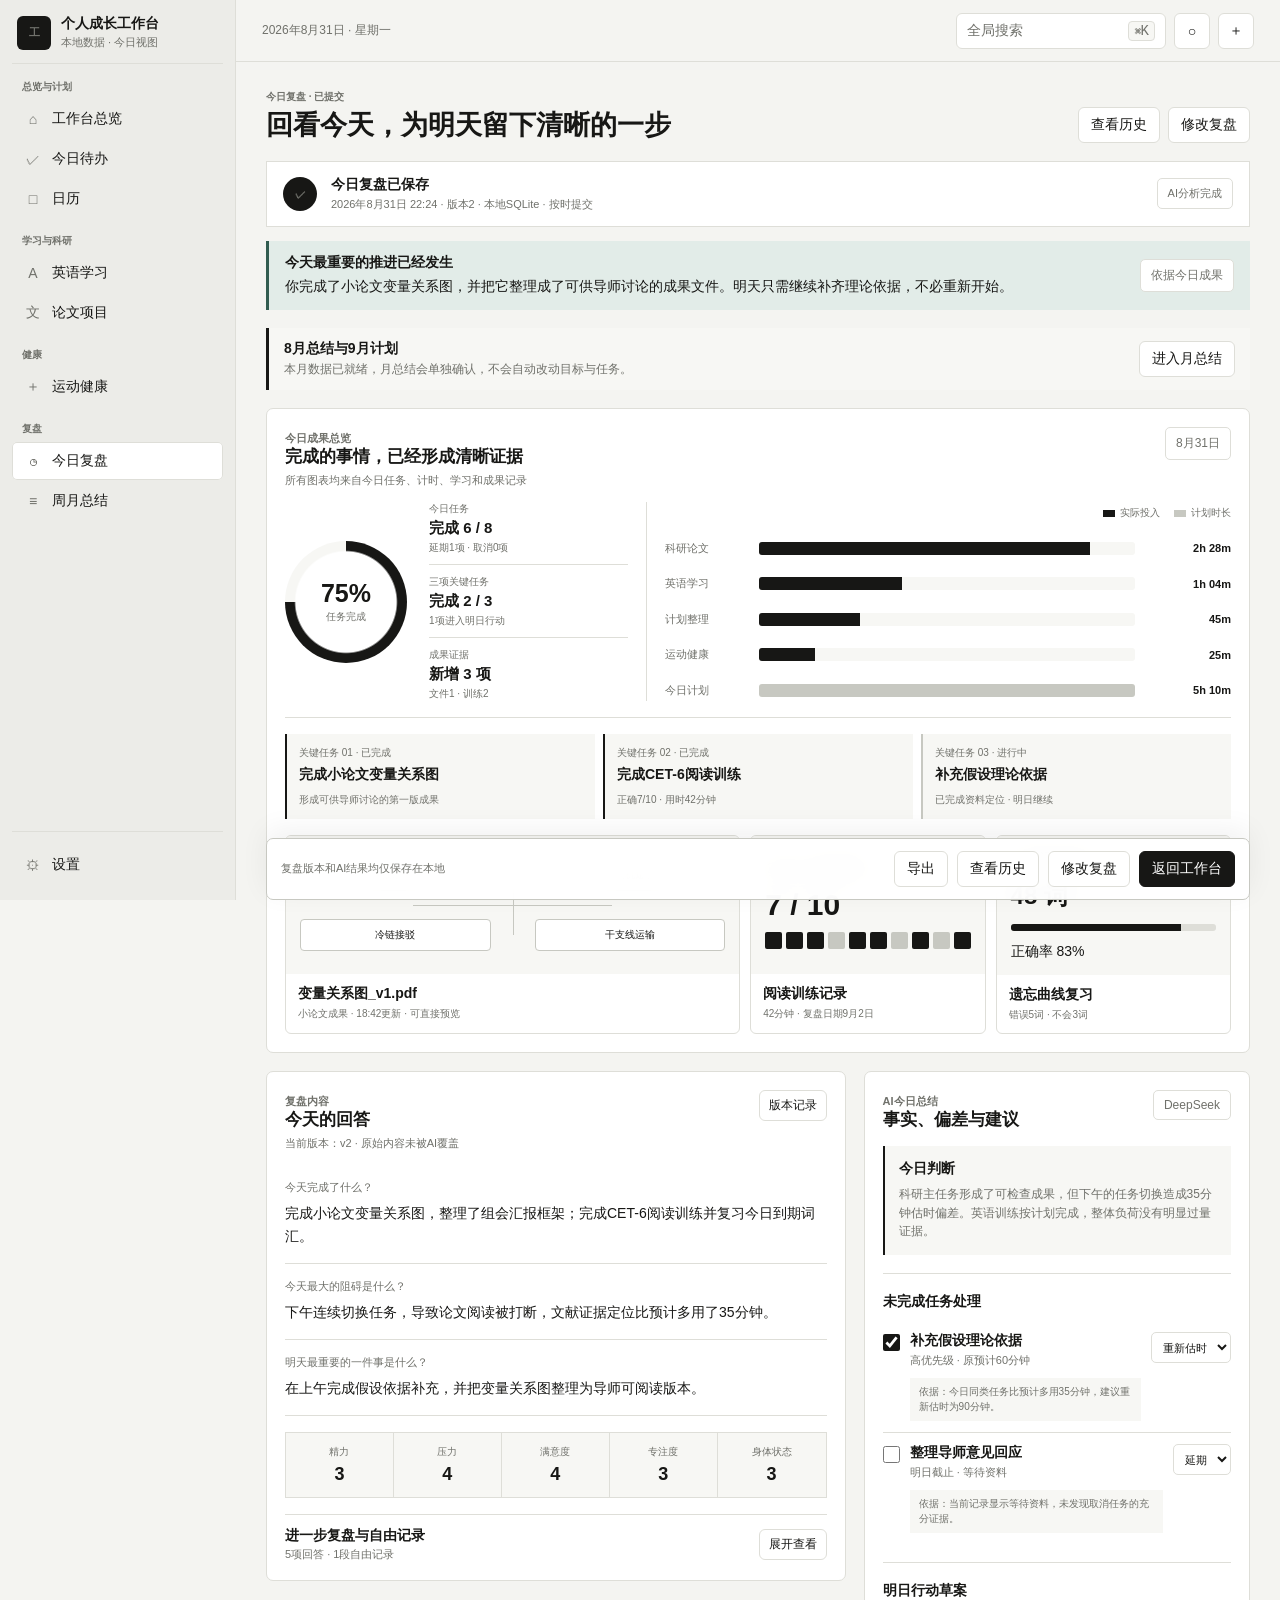
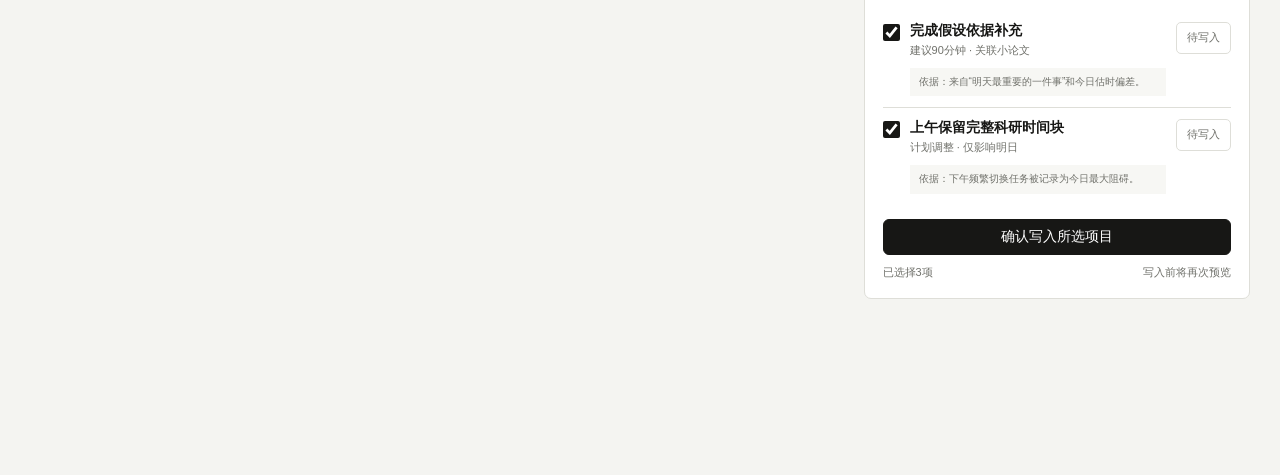
<file: design-plans/今日复盘提交后页面设计.html>
<!doctype html>
<html lang="zh-CN">
<head>
  <meta charset="utf-8">
  <meta name="viewport" content="width=device-width, initial-scale=1">
  <title>今日复盘提交后页面设计</title>
  <style>
    :root {
      color-scheme: light;
      --bg: #f4f4f1;
      --surface: #fff;
      --surface-2: #f7f7f4;
      --text: #171715;
      --muted: #70716b;
      --border: #deded8;
      --strong-border: #c7c8c1;
      --sidebar: #ecece8;
      --accent: #315c50;
      --accent-soft: #e2ece8;
      --radius: 7px;
      --sidebar-width: 236px;
      font-family: Inter, ui-sans-serif, -apple-system, BlinkMacSystemFont, "SF Pro Text", "PingFang SC", "Microsoft YaHei", sans-serif;
      font-size: 14px;
    }
    * { box-sizing: border-box; }
    body { margin: 0; min-width: 320px; background: var(--bg); color: var(--text); letter-spacing: 0; }
    button, select { font: inherit; letter-spacing: 0; color: inherit; }
    h1, h2, h3, p { margin-top: 0; }
    h1 { margin-bottom: 0; font-size: 27px; line-height: 1.25; font-weight: 650; }
    h2 { margin-bottom: 0; font-size: 17px; line-height: 1.35; font-weight: 650; }
    h3 { margin-bottom: 0; font-size: 14px; line-height: 1.4; }
    .app-shell { min-height: 100vh; display: grid; grid-template-columns: var(--sidebar-width) minmax(0, 1fr); }
    .sidebar { position: sticky; top: 0; height: 100vh; overflow-y: auto; display: flex; flex-direction: column; padding: 14px 12px; border-right: 1px solid var(--border); background: var(--sidebar); }
    .brand { height: 50px; display: flex; align-items: center; gap: 10px; padding: 0 5px 12px; border-bottom: 1px solid var(--border); }
    .brand-mark { width: 34px; height: 34px; display: grid; place-items: center; border-radius: 6px; background: var(--text); color: var(--surface); font-weight: 750; }
    .brand div { display: grid; gap: 2px; }
    .brand span { color: var(--muted); font-size: 11px; }
    .nav-group { margin-top: 16px; }
    .nav-label { margin: 0 10px 6px; color: var(--muted); font-size: 10px; font-weight: 700; }
    .nav-item { width: 100%; min-height: 38px; display: grid; grid-template-columns: 22px 1fr; align-items: center; gap: 8px; margin: 2px 0; padding: 7px 10px; border: 0; border-radius: 5px; background: transparent; text-align: left; }
    .nav-item.active { background: var(--surface); box-shadow: inset 0 0 0 1px var(--border); }
    .nav-item span:first-child { color: var(--muted); text-align: center; }
    .sidebar-footer { margin-top: auto; padding-top: 12px; border-top: 1px solid var(--border); }
    .main { min-width: 0; }
    .topbar { position: sticky; z-index: 10; top: 0; height: 62px; display: flex; align-items: center; gap: 16px; padding: 0 26px; border-bottom: 1px solid var(--border); background: rgba(244, 244, 241, .94); backdrop-filter: blur(12px); }
    .topbar-date { color: var(--muted); font-size: 12px; }
    .topbar-actions { margin-left: auto; display: flex; align-items: center; gap: 8px; }
    .search { min-width: 210px; min-height: 35px; display: flex; align-items: center; gap: 8px; padding: 7px 10px; border: 1px solid var(--border); border-radius: 6px; background: var(--surface); color: var(--muted); text-align: left; }
    .search kbd { margin-left: auto; padding: 1px 5px; border: 1px solid var(--border); border-radius: 4px; background: var(--surface-2); }
    .icon-button { width: 36px; height: 36px; display: grid; place-items: center; padding: 0; border: 1px solid var(--border); border-radius: 6px; background: var(--surface); }
    .content { width: min(1360px, 100%); margin: 0 auto; padding: 28px 30px 96px; }
    .page-heading { display: flex; align-items: flex-end; justify-content: space-between; gap: 24px; margin-bottom: 18px; }
    .eyebrow, .kicker { margin-bottom: 5px; color: var(--muted); font-size: 10px; font-weight: 700; }
    .page-heading-actions, .inline-actions { display: flex; align-items: center; gap: 8px; }
    .button { min-height: 36px; display: inline-flex; align-items: center; justify-content: center; gap: 7px; padding: 7px 12px; border: 1px solid var(--border); border-radius: 6px; background: var(--surface); }
    .button.primary { border-color: var(--text); background: var(--text); color: var(--surface); }
    .button.quiet { background: transparent; }
    .button.small { min-height: 31px; padding: 5px 9px; font-size: 12px; }
    .status-pill { padding: 7px 10px; border: 1px solid var(--border); border-radius: 5px; background: var(--surface); color: var(--muted); font-size: 12px; }
    .submitted-banner { display: grid; grid-template-columns: auto minmax(0, 1fr) auto; align-items: center; gap: 14px; margin-bottom: 14px; padding: 14px 16px; border: 1px solid var(--border); background: var(--surface); }
    .submitted-mark { width: 34px; height: 34px; display: grid; place-items: center; border-radius: 50%; background: var(--text); color: var(--surface); font-weight: 750; }
    .submitted-banner div { display: grid; gap: 3px; }
    .submitted-banner span { color: var(--muted); font-size: 11px; }
    .encouragement { min-height: 66px; display: flex; align-items: center; justify-content: space-between; gap: 18px; margin-bottom: 18px; padding: 13px 16px; border-left: 3px solid var(--accent); background: var(--accent-soft); }
    .encouragement p { margin: 4px 0 0; line-height: 1.55; }
    .month-end { min-height: 56px; display: flex; align-items: center; justify-content: space-between; gap: 18px; margin-bottom: 18px; padding: 12px 15px; border-left: 3px solid var(--text); background: var(--surface-2); }
    .month-end p { margin: 3px 0 0; color: var(--muted); font-size: 12px; }
    .achievement-board { margin-bottom: 18px; padding: 18px; border: 1px solid var(--border); border-radius: var(--radius); background: var(--surface); }
    .achievement-grid { display: grid; grid-template-columns: minmax(250px, .78fr) minmax(0, 1.22fr); gap: 18px; }
    .completion-visual { display: grid; grid-template-columns: 126px minmax(0, 1fr); align-items: center; gap: 18px; padding-right: 18px; border-right: 1px solid var(--border); }
    .completion-ring { --value: 270deg; width: 122px; aspect-ratio: 1; display: grid; place-items: center; border-radius: 50%; background: radial-gradient(circle, var(--surface) 58%, transparent 60%), conic-gradient(var(--text) var(--value), var(--surface-2) 0); }
    .completion-ring div { text-align: center; }
    .completion-ring b, .completion-ring span { display: block; }
    .completion-ring b { font-size: 25px; }
    .completion-ring span { margin-top: 2px; color: var(--muted); font-size: 10px; }
    .completion-copy { display: grid; gap: 10px; }
    .completion-copy > div { padding-bottom: 9px; border-bottom: 1px solid var(--border); }
    .completion-copy > div:last-child { padding-bottom: 0; border-bottom: 0; }
    .completion-copy span, .completion-copy small { display: block; color: var(--muted); font-size: 10px; }
    .completion-copy b { display: block; margin: 3px 0; font-size: 15px; }
    .chart-area { display: grid; gap: 13px; }
    .chart-row { display: grid; grid-template-columns: 84px minmax(0, 1fr) 86px; align-items: center; gap: 10px; }
    .chart-row > span { color: var(--muted); font-size: 11px; }
    .bar-track { position: relative; height: 13px; overflow: hidden; border-radius: 3px; background: var(--surface-2); }
    .bar-track i { display: block; height: 100%; background: var(--text); }
    .bar-track i.secondary { background: var(--strong-border); }
    .chart-row b { text-align: right; font-size: 11px; }
    .chart-legend { display: flex; justify-content: flex-end; gap: 14px; color: var(--muted); font-size: 10px; }
    .chart-legend span { display: inline-flex; align-items: center; gap: 5px; }
    .chart-legend i { width: 12px; height: 7px; background: var(--text); }
    .chart-legend i.secondary { background: var(--strong-border); }
    .key-results { display: grid; grid-template-columns: repeat(3, minmax(0, 1fr)); gap: 8px; margin-top: 16px; padding-top: 16px; border-top: 1px solid var(--border); }
    .key-result { min-width: 0; padding: 12px; border-left: 2px solid var(--text); background: var(--surface-2); }
    .key-result.pending { border-left-color: var(--strong-border); }
    .key-result span, .key-result small { display: block; color: var(--muted); font-size: 10px; }
    .key-result strong { display: block; margin: 5px 0 8px; overflow-wrap: anywhere; line-height: 1.4; }
    .evidence-gallery { display: grid; grid-template-columns: minmax(0, 1.45fr) minmax(220px, .75fr) minmax(220px, .75fr); gap: 10px; margin-top: 16px; }
    .evidence-card { min-width: 0; overflow: hidden; border: 1px solid var(--border); border-radius: 6px; background: var(--surface); }
    .evidence-preview { min-height: 138px; padding: 14px; background: var(--surface-2); }
    .diagram-preview { position: relative; display: grid; grid-template-columns: 1fr 1fr; gap: 28px 44px; align-content: center; }
    .diagram-preview::before, .diagram-preview::after { content: ""; position: absolute; top: 50%; left: 28%; right: 28%; height: 1px; background: var(--strong-border); }
    .diagram-preview::after { top: 28%; bottom: 28%; left: 50%; width: 1px; height: auto; }
    .diagram-node { position: relative; z-index: 1; padding: 8px; border: 1px solid var(--strong-border); border-radius: 4px; background: var(--surface); font-size: 10px; text-align: center; }
    .score-preview { display: grid; align-content: center; gap: 10px; }
    .score-preview b { font-size: 30px; }
    .answer-dots { display: grid; grid-template-columns: repeat(10, 1fr); gap: 4px; }
    .answer-dots i { aspect-ratio: 1; border-radius: 2px; background: var(--text); }
    .answer-dots i.wrong { background: var(--strong-border); }
    .word-preview { display: grid; align-content: center; gap: 12px; }
    .word-preview b { font-size: 24px; }
    .mini-bar { height: 7px; overflow: hidden; border-radius: 3px; background: var(--border); }
    .mini-bar i { display: block; width: 83%; height: 100%; background: var(--text); }
    .evidence-meta { padding: 11px 12px; }
    .evidence-meta strong, .evidence-meta span { display: block; }
    .evidence-meta span { margin-top: 4px; color: var(--muted); font-size: 10px; }
    .result-layout { display: grid; grid-template-columns: minmax(0, 1.35fr) minmax(340px, .9fr); gap: 18px; align-items: start; }
    .panel { min-width: 0; padding: 18px; border: 1px solid var(--border); border-radius: var(--radius); background: var(--surface); }
    .panel-heading { min-height: 38px; display: flex; align-items: flex-start; justify-content: space-between; gap: 14px; margin-bottom: 14px; }
    .panel-heading p { margin: 4px 0 0; color: var(--muted); font-size: 11px; }
    .answer-block { padding: 15px 0; border-bottom: 1px solid var(--border); }
    .answer-block:first-of-type { padding-top: 2px; }
    .answer-block:last-child { border-bottom: 0; }
    .answer-block span { display: block; margin-bottom: 7px; color: var(--muted); font-size: 11px; }
    .answer-block p { margin-bottom: 0; line-height: 1.65; }
    .scale-summary { display: grid; grid-template-columns: repeat(5, minmax(0, 1fr)); margin-top: 16px; border: 1px solid var(--border); background: var(--surface-2); }
    .scale-summary div { padding: 12px 6px; border-right: 1px solid var(--border); text-align: center; }
    .scale-summary div:last-child { border-right: 0; }
    .scale-summary span, .scale-summary b { display: block; }
    .scale-summary span { color: var(--muted); font-size: 10px; }
    .scale-summary b { margin-top: 5px; font-size: 18px; }
    .collapsed-row { display: flex; align-items: center; justify-content: space-between; gap: 14px; margin-top: 16px; padding: 12px 0 0; border-top: 1px solid var(--border); }
    .collapsed-row span { color: var(--muted); font-size: 11px; }
    .side-panel { display: grid; gap: 0; }
    .side-section + .side-section { margin-top: 18px; padding-top: 18px; border-top: 1px solid var(--border); }
    .side-section h3 { margin-bottom: 10px; }
    .ai-summary { padding: 14px; border-left: 2px solid var(--text); background: var(--surface-2); }
    .ai-summary p { margin: 7px 0 0; color: var(--muted); line-height: 1.55; font-size: 12px; }
    .evidence-row, .proposal-row { display: grid; grid-template-columns: auto minmax(0, 1fr) auto; align-items: start; gap: 10px; padding: 11px 0; border-bottom: 1px solid var(--border); }
    .evidence-row:last-child, .proposal-row:last-child { border-bottom: 0; }
    .evidence-row input, .proposal-row input { width: 17px; height: 17px; margin: 2px 0 0; accent-color: var(--text); }
    .evidence-row > div, .proposal-row > div { min-width: 0; display: grid; gap: 3px; }
    .evidence-row span, .proposal-row span { color: var(--muted); font-size: 11px; line-height: 1.45; }
    .evidence-row b, .proposal-row b { font-size: 12px; }
    .proposal-row select { min-height: 31px; max-width: 105px; padding: 4px 7px; border: 1px solid var(--border); border-radius: 5px; background: var(--surface); font-size: 11px; }
    .basis { margin-top: 6px; padding: 7px 9px; background: var(--surface-2); color: var(--muted); font-size: 10px; line-height: 1.45; }
    .confirm-write { width: 100%; margin-top: 14px; }
    .write-summary { display: flex; justify-content: space-between; gap: 12px; margin-top: 10px; color: var(--muted); font-size: 11px; }
    .result-footer { position: sticky; z-index: 8; bottom: 0; display: flex; align-items: center; gap: 9px; margin-top: 18px; padding: 12px 14px; border: 1px solid var(--strong-border); border-radius: 7px; background: rgba(255, 255, 255, .96); box-shadow: 0 -8px 28px rgba(23, 23, 21, .06); backdrop-filter: blur(12px); }
    .result-footer span { margin-right: auto; color: var(--muted); font-size: 11px; }
    @media (max-width: 1080px) {
      :root { --sidebar-width: 68px; }
      .brand div, .nav-label, .nav-item span:last-child { display: none; }
      .brand { justify-content: center; padding-inline: 0; }
      .nav-item { grid-template-columns: 1fr; }
      .result-layout { grid-template-columns: 1fr; }
      .achievement-grid { grid-template-columns: 1fr; }
      .completion-visual { padding-right: 0; padding-bottom: 16px; border-right: 0; border-bottom: 1px solid var(--border); }
      .evidence-gallery { grid-template-columns: 1fr 1fr; }
      .evidence-gallery .evidence-card:first-child { grid-column: 1 / -1; }
    }
    @media (max-width: 720px) {
      .app-shell { display: block; }
      .sidebar { display: none; }
      .topbar { padding: 0 16px; }
      .search { min-width: 36px; width: 36px; padding: 0; justify-content: center; }
      .search span, .search kbd { display: none; }
      .content { padding: 22px 14px 94px; }
      .page-heading, .month-end, .encouragement { align-items: flex-start; flex-direction: column; }
      .submitted-banner { grid-template-columns: auto 1fr; }
      .submitted-banner > .status-pill { grid-column: 1 / -1; }
      .scale-summary { grid-template-columns: repeat(5, minmax(52px, 1fr)); overflow-x: auto; }
      .completion-visual { grid-template-columns: 104px 1fr; }
      .completion-ring { width: 100px; }
      .chart-row { grid-template-columns: 68px minmax(0, 1fr) 72px; }
      .key-results, .evidence-gallery { grid-template-columns: 1fr; }
      .evidence-gallery .evidence-card:first-child { grid-column: auto; }
      .result-footer { flex-wrap: wrap; }
      .result-footer span { width: 100%; margin-right: 0; }
      .result-footer .button { flex: 1; }
    }
  </style>
</head>
<body>
  <div class="app-shell">
    <aside class="sidebar">
      <div class="brand"><span class="brand-mark">工</span><div><strong>个人成长工作台</strong><span>本地数据 · 今日视图</span></div></div>
      <nav>
        <div class="nav-group"><p class="nav-label">总览与计划</p><button class="nav-item"><span>⌂</span><span>工作台总览</span></button><button class="nav-item"><span>✓</span><span>今日待办</span></button><button class="nav-item"><span>□</span><span>日历</span></button></div>
        <div class="nav-group"><p class="nav-label">学习与科研</p><button class="nav-item"><span>A</span><span>英语学习</span></button><button class="nav-item"><span>文</span><span>论文项目</span></button></div>
        <div class="nav-group"><p class="nav-label">健康</p><button class="nav-item"><span>＋</span><span>运动健康</span></button></div>
        <div class="nav-group"><p class="nav-label">复盘</p><button class="nav-item active"><span>◷</span><span>今日复盘</span></button><button class="nav-item"><span>≡</span><span>周月总结</span></button></div>
      </nav>
      <div class="sidebar-footer"><button class="nav-item"><span>⚙</span><span>设置</span></button></div>
    </aside>
    <main class="main">
      <header class="topbar"><span class="topbar-date">2026年8月31日 · 星期一</span><div class="topbar-actions"><button class="search"><span>全局搜索</span><kbd>⌘K</kbd></button><button class="icon-button" aria-label="通知">○</button><button class="icon-button" aria-label="快速新增">＋</button></div></header>
      <div class="content">
        <div class="page-heading">
          <div><p class="eyebrow">今日复盘 · 已提交</p><h1>回看今天，为明天留下清晰的一步</h1></div>
          <div class="page-heading-actions"><button class="button">查看历史</button><button class="button">修改复盘</button></div>
        </div>

        <section class="submitted-banner"><span class="submitted-mark">✓</span><div><strong>今日复盘已保存</strong><span>2026年8月31日 22:24 · 版本2 · 本地SQLite · 按时提交</span></div><span class="status-pill">AI分析完成</span></section>
        <section class="encouragement"><div><strong>今天最重要的推进已经发生</strong><p>你完成了小论文变量关系图，并把它整理成了可供导师讨论的成果文件。明天只需继续补齐理论依据，不必重新开始。</p></div><span class="status-pill">依据今日成果</span></section>
        <section class="month-end"><div><strong>8月总结与9月计划</strong><p>本月数据已就绪，月总结会单独确认，不会自动改动目标与任务。</p></div><button class="button">进入月总结</button></section>

        <section class="achievement-board">
          <div class="panel-heading"><div><p class="kicker">今日成果总览</p><h2>完成的事情，已经形成清晰证据</h2><p>所有图表均来自今日任务、计时、学习和成果记录</p></div><span class="status-pill">8月31日</span></div>
          <div class="achievement-grid">
            <div class="completion-visual">
              <div class="completion-ring"><div><b>75%</b><span>任务完成</span></div></div>
              <div class="completion-copy">
                <div><span>今日任务</span><b>完成 6 / 8</b><small>延期1项 · 取消0项</small></div>
                <div><span>三项关键任务</span><b>完成 2 / 3</b><small>1项进入明日行动</small></div>
                <div><span>成果证据</span><b>新增 3 项</b><small>文件1 · 训练2</small></div>
              </div>
            </div>
            <div class="chart-area">
              <div class="chart-legend"><span><i></i>实际投入</span><span><i class="secondary"></i>计划时长</span></div>
              <div class="chart-row"><span>科研论文</span><div class="bar-track"><i style="width:88%"></i></div><b>2h 28m</b></div>
              <div class="chart-row"><span>英语学习</span><div class="bar-track"><i style="width:38%"></i></div><b>1h 04m</b></div>
              <div class="chart-row"><span>计划整理</span><div class="bar-track"><i style="width:27%"></i></div><b>45m</b></div>
              <div class="chart-row"><span>运动健康</span><div class="bar-track"><i style="width:15%"></i></div><b>25m</b></div>
              <div class="chart-row"><span>今日计划</span><div class="bar-track"><i class="secondary" style="width:100%"></i></div><b>5h 10m</b></div>
            </div>
          </div>
          <div class="key-results">
            <article class="key-result"><span>关键任务 01 · 已完成</span><strong>完成小论文变量关系图</strong><small>形成可供导师讨论的第一版成果</small></article>
            <article class="key-result"><span>关键任务 02 · 已完成</span><strong>完成CET-6阅读训练</strong><small>正确7/10 · 用时42分钟</small></article>
            <article class="key-result pending"><span>关键任务 03 · 进行中</span><strong>补充假设理论依据</strong><small>已完成资料定位 · 明日继续</small></article>
          </div>
          <div class="evidence-gallery">
            <article class="evidence-card"><div class="evidence-preview diagram-preview"><span class="diagram-node">高原产地</span><span class="diagram-node">无人机短驳</span><span class="diagram-node">冷链接驳</span><span class="diagram-node">干支线运输</span></div><div class="evidence-meta"><strong>变量关系图_v1.pdf</strong><span>小论文成果 · 18:42更新 · 可直接预览</span></div></article>
            <article class="evidence-card"><div class="evidence-preview score-preview"><span>CET-6 仔细阅读</span><b>7 / 10</b><div class="answer-dots"><i></i><i></i><i></i><i class="wrong"></i><i></i><i></i><i class="wrong"></i><i></i><i class="wrong"></i><i></i></div></div><div class="evidence-meta"><strong>阅读训练记录</strong><span>42分钟 · 复盘日期9月2日</span></div></article>
            <article class="evidence-card"><div class="evidence-preview word-preview"><span>今日词汇复习</span><b>48 词</b><div class="mini-bar"><i></i></div><span>正确率 83%</span></div><div class="evidence-meta"><strong>遗忘曲线复习</strong><span>错误5词 · 不会3词</span></div></article>
          </div>
        </section>

        <div class="result-layout">
          <section class="panel">
            <div class="panel-heading"><div><p class="kicker">复盘内容</p><h2>今天的回答</h2><p>当前版本：v2 · 原始内容未被AI覆盖</p></div><button class="button small">版本记录</button></div>
            <div class="answer-block"><span>今天完成了什么？</span><p>完成小论文变量关系图，整理了组会汇报框架；完成CET-6阅读训练并复习今日到期词汇。</p></div>
            <div class="answer-block"><span>今天最大的阻碍是什么？</span><p>下午连续切换任务，导致论文阅读被打断，文献证据定位比预计多用了35分钟。</p></div>
            <div class="answer-block"><span>明天最重要的一件事是什么？</span><p>在上午完成假设依据补充，并把变量关系图整理为导师可阅读版本。</p></div>
            <div class="scale-summary">
              <div><span>精力</span><b>3</b></div><div><span>压力</span><b>4</b></div><div><span>满意度</span><b>4</b></div><div><span>专注度</span><b>3</b></div><div><span>身体状态</span><b>3</b></div>
            </div>
            <div class="collapsed-row"><div><strong>进一步复盘与自由记录</strong><br><span>5项回答 · 1段自由记录</span></div><button class="button small">展开查看</button></div>
          </section>

          <aside class="panel side-panel">
            <section class="side-section">
              <div class="panel-heading"><div><p class="kicker">AI今日总结</p><h2>事实、偏差与建议</h2></div><span class="status-pill">DeepSeek</span></div>
              <div class="ai-summary"><strong>今日判断</strong><p>科研主任务形成了可检查成果，但下午的任务切换造成35分钟估时偏差。英语训练按计划完成，整体负荷没有明显过量证据。</p></div>
            </section>

            <section class="side-section">
              <h3>未完成任务处理</h3>
              <div class="proposal-row"><input type="checkbox" checked><div><strong>补充假设理论依据</strong><span>高优先级 · 原预计60分钟</span><div class="basis">依据：今日同类任务比预计多用35分钟，建议重新估时为90分钟。</div></div><select><option>重新估时</option></select></div>
              <div class="proposal-row"><input type="checkbox"><div><strong>整理导师意见回应</strong><span>明日截止 · 等待资料</span><div class="basis">依据：当前记录显示等待资料，未发现取消任务的充分证据。</div></div><select><option>延期</option></select></div>
            </section>

            <section class="side-section">
              <h3>明日行动草案</h3>
              <div class="proposal-row"><input type="checkbox" checked><div><strong>完成假设依据补充</strong><span>建议90分钟 · 关联小论文</span><div class="basis">依据：来自“明天最重要的一件事”和今日估时偏差。</div></div><span class="status-pill">待写入</span></div>
              <div class="proposal-row"><input type="checkbox" checked><div><strong>上午保留完整科研时间块</strong><span>计划调整 · 仅影响明日</span><div class="basis">依据：下午频繁切换任务被记录为今日最大阻碍。</div></div><span class="status-pill">待写入</span></div>
            </section>

            <button class="button primary confirm-write">确认写入所选项目</button>
            <div class="write-summary"><span>已选择3项</span><span>写入前将再次预览</span></div>
          </aside>
        </div>

        <footer class="result-footer"><span>复盘版本和AI结果均仅保存在本地</span><button class="button">导出</button><button class="button">查看历史</button><button class="button">修改复盘</button><button class="button primary">返回工作台</button></footer>
      </div>
    </main>
  </div>
</body>
</html>
</file>
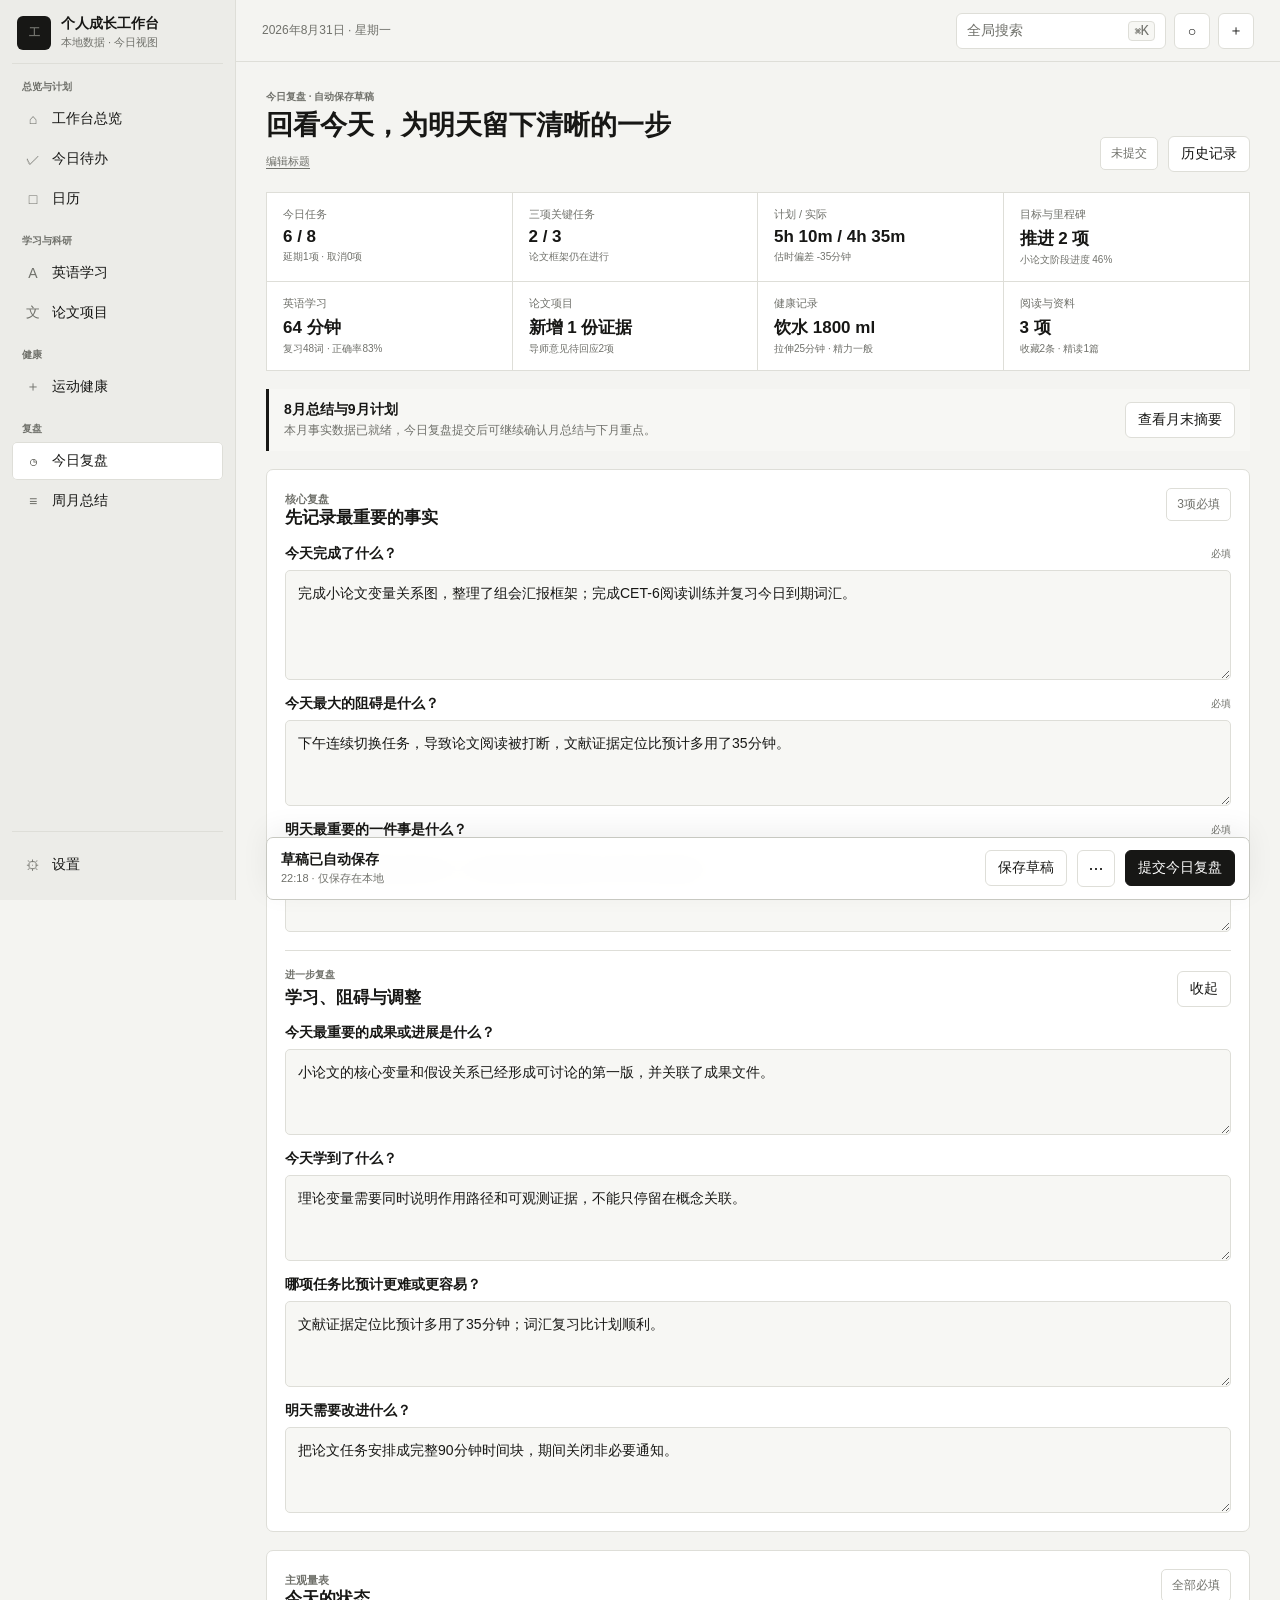
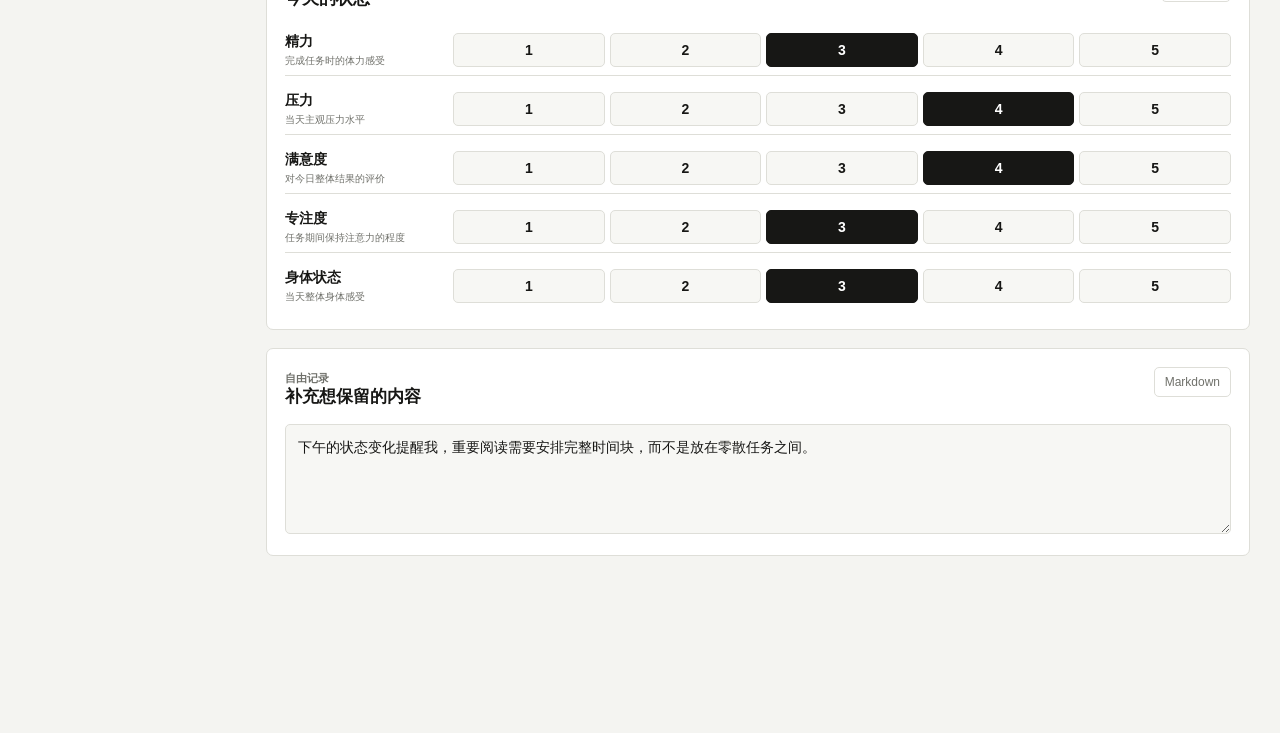
<file: design-plans/今日复盘页面设计.html>
<!doctype html>
<html lang="zh-CN">
<head>
  <meta charset="utf-8">
  <meta name="viewport" content="width=device-width, initial-scale=1">
  <title>今日复盘页面设计</title>
  <style>
    :root {
      color-scheme: light;
      --bg: #f4f4f1;
      --surface: #fff;
      --surface-2: #f7f7f4;
      --text: #171715;
      --muted: #70716b;
      --border: #deded8;
      --strong-border: #c7c8c1;
      --sidebar: #ecece8;
      --radius: 7px;
      --sidebar-width: 236px;
      font-family: Inter, ui-sans-serif, -apple-system, BlinkMacSystemFont, "SF Pro Text", "PingFang SC", "Microsoft YaHei", sans-serif;
      font-size: 14px;
    }
    * { box-sizing: border-box; }
    body { margin: 0; min-width: 320px; background: var(--bg); color: var(--text); letter-spacing: 0; }
    button, textarea { font: inherit; letter-spacing: 0; }
    button { color: inherit; }
    h1, h2, h3, p { margin-top: 0; }
    h1 { margin-bottom: 0; font-size: 27px; line-height: 1.25; font-weight: 650; }
    h2 { margin-bottom: 0; font-size: 17px; line-height: 1.35; font-weight: 650; }
    h3 { margin-bottom: 0; font-size: 14px; line-height: 1.4; }
    .app-shell { min-height: 100vh; display: grid; grid-template-columns: var(--sidebar-width) minmax(0, 1fr); }
    .sidebar { position: sticky; top: 0; height: 100vh; overflow-y: auto; display: flex; flex-direction: column; padding: 14px 12px; border-right: 1px solid var(--border); background: var(--sidebar); }
    .brand { height: 50px; display: flex; align-items: center; gap: 10px; padding: 0 5px 12px; border-bottom: 1px solid var(--border); }
    .brand-mark { width: 34px; height: 34px; display: grid; place-items: center; border-radius: 6px; background: var(--text); color: var(--surface); font-weight: 750; }
    .brand div { display: grid; gap: 2px; }
    .brand span { color: var(--muted); font-size: 11px; }
    .nav-group { margin-top: 16px; }
    .nav-label { margin: 0 10px 6px; color: var(--muted); font-size: 10px; font-weight: 700; }
    .nav-item { width: 100%; min-height: 38px; display: grid; grid-template-columns: 22px 1fr; align-items: center; gap: 8px; margin: 2px 0; padding: 7px 10px; border: 0; border-radius: 5px; background: transparent; text-align: left; }
    .nav-item.active { background: var(--surface); box-shadow: inset 0 0 0 1px var(--border); }
    .nav-item span:first-child { color: var(--muted); text-align: center; }
    .sidebar-footer { margin-top: auto; padding-top: 12px; border-top: 1px solid var(--border); }
    .main { min-width: 0; }
    .topbar { position: sticky; z-index: 10; top: 0; height: 62px; display: flex; align-items: center; gap: 16px; padding: 0 26px; border-bottom: 1px solid var(--border); background: rgba(244, 244, 241, .94); backdrop-filter: blur(12px); }
    .topbar-date { color: var(--muted); font-size: 12px; }
    .topbar-actions { margin-left: auto; display: flex; align-items: center; gap: 8px; }
    .search { min-width: 210px; min-height: 35px; display: flex; align-items: center; gap: 8px; padding: 7px 10px; border: 1px solid var(--border); border-radius: 6px; background: var(--surface); color: var(--muted); text-align: left; }
    .search kbd { margin-left: auto; padding: 1px 5px; border: 1px solid var(--border); border-radius: 4px; background: var(--surface-2); }
    .icon-button { width: 36px; height: 36px; display: grid; place-items: center; padding: 0; border: 1px solid var(--border); border-radius: 6px; background: var(--surface); }
    .content { width: min(1360px, 100%); margin: 0 auto; padding: 28px 30px 96px; }
    .page-heading { display: flex; align-items: flex-end; justify-content: space-between; gap: 24px; margin-bottom: 20px; }
    .headline-edit { margin-top: 8px; padding: 3px 0; border: 0; background: transparent; color: var(--muted); font-size: 11px; text-decoration: underline; text-underline-offset: 3px; }
    .eyebrow, .kicker { margin-bottom: 5px; color: var(--muted); font-size: 10px; font-weight: 700; }
    .page-heading-actions { display: flex; align-items: center; gap: 10px; }
    .status-pill { padding: 7px 10px; border: 1px solid var(--border); border-radius: 5px; background: var(--surface); color: var(--muted); font-size: 12px; }
    .button { min-height: 36px; display: inline-flex; align-items: center; justify-content: center; gap: 7px; padding: 7px 12px; border: 1px solid var(--border); border-radius: 6px; background: var(--surface); }
    .button.primary { border-color: var(--text); background: var(--text); color: var(--surface); }
    .button.quiet { background: transparent; }
    .summary-strip { display: grid; grid-template-columns: repeat(4, minmax(0, 1fr)); margin-bottom: 18px; border: 1px solid var(--border); background: var(--surface); }
    .summary-item { min-width: 0; padding: 14px 16px; border-right: 1px solid var(--border); border-bottom: 1px solid var(--border); }
    .summary-item:nth-child(4n) { border-right: 0; }
    .summary-item:nth-last-child(-n+4) { border-bottom: 0; }
    .summary-item span, .summary-item b, .summary-item small { display: block; }
    .summary-item span { color: var(--muted); font-size: 11px; }
    .summary-item b { margin-top: 5px; overflow-wrap: anywhere; font-size: 17px; }
    .summary-item small { margin-top: 3px; color: var(--muted); font-size: 10px; }
    .month-end { min-height: 58px; display: flex; align-items: center; justify-content: space-between; gap: 18px; margin-bottom: 18px; padding: 12px 15px; border-left: 3px solid var(--text); background: var(--surface-2); }
    .month-end p { margin: 3px 0 0; color: var(--muted); font-size: 12px; }
    .review-layout { display: block; }
    .panel { min-width: 0; padding: 18px; border: 1px solid var(--border); border-radius: var(--radius); background: var(--surface); }
    .panel-heading { min-height: 38px; display: flex; align-items: flex-start; justify-content: space-between; gap: 14px; margin-bottom: 15px; }
    .panel-heading p { margin: 4px 0 0; color: var(--muted); font-size: 11px; }
    .question-list { display: grid; gap: 15px; }
    .question { display: grid; gap: 7px; }
    .question label { display: flex; align-items: center; justify-content: space-between; gap: 12px; font-weight: 600; }
    .required { color: var(--muted); font-size: 10px; font-weight: 500; }
    textarea { width: 100%; min-height: 86px; resize: vertical; padding: 11px 12px; border: 1px solid var(--border); border-radius: 5px; background: var(--surface-2); color: var(--text); line-height: 1.6; }
    textarea.large { min-height: 110px; }
    .more-review { margin-top: 18px; padding-top: 17px; border-top: 1px solid var(--border); }
    .more-review .section-title { display: flex; align-items: center; justify-content: space-between; margin-bottom: 14px; }
    .side-section + .side-section { margin-top: 18px; padding-top: 18px; border-top: 1px solid var(--border); }
    .side-section h3 { margin-bottom: 10px; }
    .fact-list, .action-list { display: grid; gap: 0; }
    .fact-row { display: grid; grid-template-columns: minmax(0, 1fr) auto; gap: 12px; padding: 10px 0; border-bottom: 1px solid var(--border); }
    .fact-row:last-child { border-bottom: 0; }
    .fact-row div { display: grid; gap: 3px; }
    .fact-row span, .fact-row small { color: var(--muted); font-size: 11px; }
    .fact-row b { font-size: 12px; }
    .attachment-row { min-height: 48px; display: flex; align-items: center; justify-content: space-between; gap: 12px; padding: 10px 0; border-bottom: 1px solid var(--border); }
    .attachment-row div { display: grid; gap: 3px; }
    .attachment-row span { color: var(--muted); font-size: 11px; }
    .ai-placeholder { padding: 14px; border-left: 2px solid var(--strong-border); background: var(--surface-2); }
    .ai-placeholder p { margin: 5px 0 0; color: var(--muted); line-height: 1.55; font-size: 12px; }
    .scales-panel { margin-top: 18px; }
    .scale-list { display: grid; gap: 9px; }
    .scale-row { display: grid; grid-template-columns: 150px minmax(0, 1fr); align-items: center; gap: 18px; min-height: 46px; padding: 7px 0; border-bottom: 1px solid var(--border); }
    .scale-row:last-child { border-bottom: 0; }
    .scale-name { display: grid; gap: 3px; }
    .scale-name span { color: var(--muted); font-size: 10px; }
    .scale-options { display: grid; grid-template-columns: repeat(5, minmax(38px, 1fr)); gap: 5px; }
    .scale-options span { min-height: 34px; display: grid; place-items: center; border: 1px solid var(--border); border-radius: 5px; background: var(--surface-2); font-weight: 650; }
    .scale-options span.selected { border-color: var(--text); background: var(--text); color: var(--surface); }
    .free-record { margin-top: 18px; }
    .action-bar { position: sticky; z-index: 8; bottom: 0; display: flex; align-items: center; gap: 10px; margin-top: 18px; padding: 12px 14px; border: 1px solid var(--strong-border); border-radius: 7px; background: rgba(255, 255, 255, .96); box-shadow: 0 -8px 28px rgba(23, 23, 21, .06); backdrop-filter: blur(12px); }
    .save-state { margin-right: auto; display: grid; gap: 2px; }
    .save-state span { color: var(--muted); font-size: 11px; }
    .more-button { width: 38px; padding-inline: 0; font-size: 18px; }
    @media (max-width: 1060px) {
      :root { --sidebar-width: 68px; }
      .brand div, .nav-label, .nav-item span:last-child { display: none; }
      .brand { justify-content: center; padding-inline: 0; }
      .nav-item { grid-template-columns: 1fr; }
      .summary-strip { grid-template-columns: repeat(2, minmax(0, 1fr)); }
      .summary-item:nth-child(4n) { border-right: 1px solid var(--border); }
      .summary-item:nth-child(2n) { border-right: 0; }
      .summary-item:nth-last-child(-n+4) { border-bottom: 1px solid var(--border); }
      .summary-item:nth-last-child(-n+2) { border-bottom: 0; }
    }
    @media (max-width: 720px) {
      .app-shell { display: block; }
      .sidebar { display: none; }
      .topbar { padding: 0 16px; }
      .search { min-width: 36px; width: 36px; padding: 0; justify-content: center; }
      .search span, .search kbd { display: none; }
      .content { padding: 22px 14px 92px; }
      .page-heading { align-items: flex-start; flex-direction: column; }
      .summary-strip { grid-template-columns: 1fr 1fr; }
      .month-end { align-items: flex-start; flex-direction: column; }
      .scale-row { grid-template-columns: 1fr; gap: 8px; }
      .action-bar { flex-wrap: wrap; }
      .save-state { width: 100%; margin-right: 0; }
      .action-bar .button.primary { flex: 1; }
    }
  </style>
</head>
<body>
  <div class="app-shell">
    <aside class="sidebar">
      <div class="brand"><span class="brand-mark">工</span><div><strong>个人成长工作台</strong><span>本地数据 · 今日视图</span></div></div>
      <nav>
        <div class="nav-group"><p class="nav-label">总览与计划</p><button class="nav-item"><span>⌂</span><span>工作台总览</span></button><button class="nav-item"><span>✓</span><span>今日待办</span></button><button class="nav-item"><span>□</span><span>日历</span></button></div>
        <div class="nav-group"><p class="nav-label">学习与科研</p><button class="nav-item"><span>A</span><span>英语学习</span></button><button class="nav-item"><span>文</span><span>论文项目</span></button></div>
        <div class="nav-group"><p class="nav-label">健康</p><button class="nav-item"><span>＋</span><span>运动健康</span></button></div>
        <div class="nav-group"><p class="nav-label">复盘</p><button class="nav-item active"><span>◷</span><span>今日复盘</span></button><button class="nav-item"><span>≡</span><span>周月总结</span></button></div>
      </nav>
      <div class="sidebar-footer"><button class="nav-item"><span>⚙</span><span>设置</span></button></div>
    </aside>
    <main class="main">
      <header class="topbar"><span class="topbar-date">2026年8月31日 · 星期一</span><div class="topbar-actions"><button class="search"><span>全局搜索</span><kbd>⌘K</kbd></button><button class="icon-button" aria-label="通知">○</button><button class="icon-button" aria-label="快速新增">＋</button></div></header>
      <div class="content">
        <div class="page-heading">
          <div><p class="eyebrow">今日复盘 · 自动保存草稿</p><h1>回看今天，为明天留下清晰的一步</h1><button class="headline-edit">编辑标题</button></div>
          <div class="page-heading-actions"><span class="status-pill">未提交</span><button class="button">历史记录</button></div>
        </div>

        <section class="summary-strip" aria-label="今日数据摘要">
          <div class="summary-item"><span>今日任务</span><b>6 / 8</b><small>延期1项 · 取消0项</small></div>
          <div class="summary-item"><span>三项关键任务</span><b>2 / 3</b><small>论文框架仍在进行</small></div>
          <div class="summary-item"><span>计划 / 实际</span><b>5h 10m / 4h 35m</b><small>估时偏差 -35分钟</small></div>
          <div class="summary-item"><span>目标与里程碑</span><b>推进 2 项</b><small>小论文阶段进度 46%</small></div>
          <div class="summary-item"><span>英语学习</span><b>64 分钟</b><small>复习48词 · 正确率83%</small></div>
          <div class="summary-item"><span>论文项目</span><b>新增 1 份证据</b><small>导师意见待回应2项</small></div>
          <div class="summary-item"><span>健康记录</span><b>饮水 1800 ml</b><small>拉伸25分钟 · 精力一般</small></div>
          <div class="summary-item"><span>阅读与资料</span><b>3 项</b><small>收藏2条 · 精读1篇</small></div>
        </section>

        <section class="month-end"><div><strong>8月总结与9月计划</strong><p>本月事实数据已就绪，今日复盘提交后可继续确认月总结与下月重点。</p></div><button class="button">查看月末摘要</button></section>

        <div class="review-layout">
          <section class="panel">
            <div class="panel-heading"><div><p class="kicker">核心复盘</p><h2>先记录最重要的事实</h2></div><span class="status-pill">3项必填</span></div>
            <div class="question-list">
              <div class="question"><label>今天完成了什么？<span class="required">必填</span></label><textarea class="large">完成小论文变量关系图，整理了组会汇报框架；完成CET-6阅读训练并复习今日到期词汇。</textarea></div>
              <div class="question"><label>今天最大的阻碍是什么？<span class="required">必填</span></label><textarea>下午连续切换任务，导致论文阅读被打断，文献证据定位比预计多用了35分钟。</textarea></div>
              <div class="question"><label>明天最重要的一件事是什么？<span class="required">必填</span></label><textarea>在上午完成假设依据补充，并把变量关系图整理为导师可阅读版本。</textarea></div>
            </div>
            <div class="more-review">
              <div class="section-title"><div><p class="kicker">进一步复盘</p><h2>学习、阻碍与调整</h2></div><button class="button quiet">收起</button></div>
              <div class="question-list">
                <div class="question"><label>今天最重要的成果或进展是什么？</label><textarea>小论文的核心变量和假设关系已经形成可讨论的第一版，并关联了成果文件。</textarea></div>
                <div class="question"><label>今天学到了什么？</label><textarea>理论变量需要同时说明作用路径和可观测证据，不能只停留在概念关联。</textarea></div>
                <div class="question"><label>哪项任务比预计更难或更容易？</label><textarea>文献证据定位比预计多用了35分钟；词汇复习比计划顺利。</textarea></div>
                <div class="question"><label>明天需要改进什么？</label><textarea>把论文任务安排成完整90分钟时间块，期间关闭非必要通知。</textarea></div>
              </div>
            </div>
          </section>

        </div>

        <section class="panel scales-panel">
          <div class="panel-heading"><div><p class="kicker">主观量表</p><h2>今天的状态</h2></div><span class="status-pill">全部必填</span></div>
          <div class="scale-list">
            <div class="scale-row"><div class="scale-name"><strong>精力</strong><span>完成任务时的体力感受</span></div><div class="scale-options"><span>1</span><span>2</span><span class="selected">3</span><span>4</span><span>5</span></div></div>
            <div class="scale-row"><div class="scale-name"><strong>压力</strong><span>当天主观压力水平</span></div><div class="scale-options"><span>1</span><span>2</span><span>3</span><span class="selected">4</span><span>5</span></div></div>
            <div class="scale-row"><div class="scale-name"><strong>满意度</strong><span>对今日整体结果的评价</span></div><div class="scale-options"><span>1</span><span>2</span><span>3</span><span class="selected">4</span><span>5</span></div></div>
            <div class="scale-row"><div class="scale-name"><strong>专注度</strong><span>任务期间保持注意力的程度</span></div><div class="scale-options"><span>1</span><span>2</span><span class="selected">3</span><span>4</span><span>5</span></div></div>
            <div class="scale-row"><div class="scale-name"><strong>身体状态</strong><span>当天整体身体感受</span></div><div class="scale-options"><span>1</span><span>2</span><span class="selected">3</span><span>4</span><span>5</span></div></div>
          </div>
        </section>

        <section class="panel free-record"><div class="panel-heading"><div><p class="kicker">自由记录</p><h2>补充想保留的内容</h2></div><span class="status-pill">Markdown</span></div><textarea class="large">下午的状态变化提醒我，重要阅读需要安排完整时间块，而不是放在零散任务之间。</textarea></section>

        <footer class="action-bar"><div class="save-state"><strong>草稿已自动保存</strong><span>22:18 · 仅保存在本地</span></div><button class="button">保存草稿</button><button class="button more-button" aria-label="更多操作">···</button><button class="button primary">提交今日复盘</button></footer>
      </div>
    </main>
  </div>
</body>
</html>
</file>
<file: workbench-prototype/styles.css>
:root {
  color-scheme: light;
  --bg: #f4f4f1;
  --surface: #ffffff;
  --surface-2: #f7f7f4;
  --text: #171715;
  --muted: #6f706a;
  --border: #deded8;
  --strong-border: #c7c8c1;
  --accent: #315c50;
  --accent-soft: #e2ece8;
  --warning: #85682b;
  --warning-soft: #f2ead7;
  --danger: #8b3d38;
  --danger-soft: #f3e4e2;
  --success: #315c50;
  --success-soft: #e2ece8;
  --sidebar: #ecece8;
  --radius: 7px;
  --sidebar-width: 248px;
  --space: 20px;
  font-family: Inter, ui-sans-serif, -apple-system, BlinkMacSystemFont, "SF Pro Text", "PingFang SC", "Microsoft YaHei", sans-serif;
  font-size: 15px;
}

/* Daily review: approved compact entry and evidence-led result states. */
.review-page-head { display:flex; align-items:flex-end; justify-content:space-between; gap:24px; margin-bottom:18px; }
.review-page-head h1 { margin:0; font-size:26px; }
.text-button { padding:4px 0; border:0; background:transparent; color:var(--muted); text-decoration:underline; text-underline-offset:3px; }
.review-date-tools { display:flex; align-items:flex-end; gap:8px; }
.review-date-tools label { display:grid; gap:5px; color:var(--muted); font-size:11px; }
.review-date-tools input { min-height:36px; padding:7px 9px; border:1px solid var(--border); border-radius:6px; background:var(--surface); color:var(--text); }
.review-month-end { display:flex; align-items:center; justify-content:space-between; gap:16px; margin-bottom:16px; padding:12px 14px; border-left:3px solid var(--text); background:var(--surface); }
.review-month-end div { display:grid; gap:3px; } .review-month-end span { color:var(--muted); font-size:12px; }
.review-entry-form { display:grid; grid-template-columns:minmax(0, 3fr) minmax(250px, 1fr); gap:18px; padding-bottom:74px; }
.review-entry-form .review-sticky-actions { grid-column:1 / -1; }
.review-more { margin-top:18px; padding-top:14px; border-top:1px solid var(--border); }
.review-more summary, .review-result summary { cursor:pointer; font-weight:650; }
.review-more-grid { display:grid; grid-template-columns:1fr 1fr; gap:14px; margin-top:14px; }
.review-free { grid-column:1 / -1; }
.review-ratings-panel .rating-grid { display:grid; grid-template-columns:1fr; gap:0; }
.review-ratings-panel .rating-grid fieldset { display:grid; grid-template-columns:90px minmax(0,1fr); align-items:center; gap:12px; margin:0; padding:13px 0; border:0; border-bottom:1px solid var(--border); }
.review-ratings-panel .rating-grid fieldset:last-child { border-bottom:0; }
.review-ratings-panel .rating-options { display:grid; grid-template-columns:repeat(5, minmax(34px,1fr)); gap:6px; }
.review-ratings-panel .rating-options span { width:100%; min-height:34px; }
.review-sticky-actions { position:sticky; z-index:4; bottom:12px; display:flex; align-items:center; justify-content:flex-end; gap:8px; padding:10px 12px; border:1px solid var(--border); background:color-mix(in srgb, var(--surface) 94%, transparent); backdrop-filter:blur(12px); box-shadow:0 8px 24px rgba(0,0,0,.08); }
.review-sticky-actions > span { margin-right:auto; color:var(--muted); font-size:11px; }
.review-result { display:grid; gap:16px; }
.review-result-meta { display:grid; grid-template-columns:repeat(3,minmax(0,1fr)) auto; border:1px solid var(--border); background:var(--surface); }
.review-result-meta > div { display:grid; gap:4px; padding:12px 14px; border-right:1px solid var(--border); }
.review-result-meta span { color:var(--muted); font-size:11px; }
.review-result-meta .review-result-actions { display:flex; align-items:center; }
.review-encouragement { padding:18px 20px; border-left:4px solid var(--text); background:var(--surface); }
.review-encouragement span, .review-encouragement p { color:var(--muted); font-size:11px; } .review-encouragement h2 { margin:5px 0; font-size:19px; }
.review-visual-grid { display:grid; grid-template-columns:180px 1fr 1fr; gap:16px; }
.review-ring { width:150px; aspect-ratio:1; display:grid; place-content:center; justify-items:center; border-radius:50%; background:conic-gradient(var(--text) var(--progress), var(--border) 0); position:relative; }
.review-ring::after { content:""; position:absolute; inset:13px; border-radius:50%; background:var(--surface); }
.review-ring b,.review-ring span { z-index:1; } .review-ring b { font-size:28px; } .review-ring span { color:var(--muted); font-size:11px; }
.review-chart { min-width:0; padding:13px; border:1px solid var(--border); background:var(--surface-2); }
.review-chart > div:not(.review-bar) { display:flex; justify-content:space-between; gap:12px; padding:9px 0; border-bottom:1px solid var(--border); font-size:11px; }
.review-chart i { flex:none; color:var(--muted); font-style:normal; } .review-chart i.done { color:var(--text); font-weight:700; }
.review-bar { height:8px; margin:18px 0 9px; background:var(--border); } .review-bar i { display:block; height:100%; background:var(--text); }
.review-evidence-gallery { display:grid; grid-template-columns:repeat(3,minmax(0,1fr)); gap:10px; margin-top:16px; }
.review-evidence { min-height:82px; display:grid; align-content:center; gap:5px; padding:12px; border:1px solid var(--border); border-radius:6px; background:var(--surface-2); text-align:left; }
.review-evidence span { color:var(--muted); font-size:11px; }
.review-result-grid { display:grid; grid-template-columns:minmax(0,1.15fr) minmax(340px,.85fr); gap:16px; }
.review-insight-stack { display:grid; gap:16px; align-content:start; }
.review-answer-snapshot article { padding:12px 0; border-bottom:1px solid var(--border); } .review-answer-snapshot article span { color:var(--muted); font-size:11px; } .review-answer-snapshot article p { margin:5px 0 0; line-height:1.6; }
.review-rating-snapshot { display:grid; grid-template-columns:repeat(5,1fr); gap:7px; margin:14px 0; }
.review-rating-snapshot span { display:grid; gap:5px; padding:9px; border:1px solid var(--border); color:var(--muted); font-size:10px; text-align:center; } .review-rating-snapshot b { color:var(--text); font-size:17px; }
.review-action-draft { display:flex; gap:10px; align-items:flex-start; padding:11px 0; } .review-action-draft span { display:grid; gap:4px; } .review-action-draft small { color:var(--muted); }
.review-bottom-actions { display:flex; justify-content:space-between; }
.notification-weekdays { display:grid; grid-template-columns:repeat(4,minmax(110px,1fr)); gap:8px; margin:12px 0; }
.notification-weekdays label { display:grid; gap:5px; color:var(--muted); font-size:11px; }
.notification-weekdays input { min-height:36px; padding:7px 9px; border:1px solid var(--border); border-radius:6px; background:var(--surface); color:var(--text); }
.settings-section-divider { display:flex; align-items:center; gap:12px; margin:26px 0 14px; padding-top:22px; border-top:2px solid var(--strong-border); }
.settings-section-divider:first-child { margin-top:0; padding-top:0; border-top:0; }
.settings-section-divider > span { width:30px; height:30px; display:grid; place-items:center; border:1px solid var(--strong-border); border-radius:5px; font-weight:700; font-variant-numeric:tabular-nums; }
.settings-section-divider div { display:grid; gap:2px; } .settings-section-divider strong { font-size:16px; } .settings-section-divider small { color:var(--muted); }
.ai-assistant-settings { display:grid; gap:0; margin-top:14px; border-top:1px solid var(--strong-border); }
.ai-assistant-setting { padding:20px 0; border-bottom:1px solid var(--strong-border); }
.ai-assistant-setting > header { display:flex; align-items:flex-start; justify-content:space-between; gap:18px; margin-bottom:15px; }
.ai-assistant-setting h3 { margin:0 0 4px; font-size:16px; } .ai-assistant-setting p { margin:0; color:var(--muted); font-size:12px; }
.assistant-config-grid { display:grid; grid-template-columns:1fr 1fr; gap:12px; }
.assistant-config-grid label { display:grid; gap:6px; color:var(--muted); font-size:11px; }
.assistant-config-grid .wide { grid-column:1 / -1; }
.assistant-config-grid input,.assistant-config-grid select { width:100%; min-height:38px; padding:8px 10px; border:1px solid var(--border); border-radius:6px; background:var(--surface); color:var(--text); }
.assistant-config-grid input[readonly] { background:var(--surface-2); color:var(--muted); }
.assistant-setting-footer { display:flex; align-items:center; gap:14px; margin-top:13px; }
.assistant-setting-footer > span { margin-left:auto; color:var(--muted); font-size:11px; }
.help-search { display:grid; gap:7px; color:var(--muted); font-size:11px; }
.help-search input { min-height:40px; padding:9px 11px; border:1px solid var(--border); border-radius:6px; background:var(--surface); color:var(--text); }
.help-entries { margin-top:16px; border-top:1px solid var(--border); }
.help-entries details { padding:14px 2px; border-bottom:1px solid var(--border); }
.help-entries summary { cursor:pointer; font-weight:650; } .help-entries p { margin:9px 0 0; color:var(--muted); line-height:1.7; }
.backup-password-grid { display:grid; grid-template-columns:1fr 1fr; gap:12px; margin:16px 0; }
.backup-password-grid label { display:grid; gap:6px; color:var(--muted); font-size:11px; }
.backup-password-grid input { min-height:40px; padding:9px 11px; border:1px solid var(--border); border-radius:6px; background:var(--surface); color:var(--text); }
@media (max-width: 760px) { .assistant-config-grid { grid-template-columns:1fr; } .assistant-config-grid .wide { grid-column:auto; } }
@media (max-width: 980px) { .review-entry-form,.review-result-grid { grid-template-columns:1fr; } .review-visual-grid { grid-template-columns:1fr 1fr; } .review-ring { grid-row:span 2; } }
@media (max-width: 680px) { .review-page-head { align-items:flex-start; flex-direction:column; } .review-date-tools { width:100%; } .review-date-tools label { flex:1; } .review-more-grid,.review-visual-grid,.review-evidence-gallery { grid-template-columns:1fr; } .review-result-meta { grid-template-columns:1fr 1fr; } .review-rating-snapshot { grid-template-columns:repeat(5,minmax(44px,1fr)); overflow-x:auto; } .review-sticky-actions { flex-wrap:wrap; } }

:root[data-theme="dark"] {
  color-scheme: dark;
  --bg: #171816;
  --surface: #20211f;
  --surface-2: #262725;
  --text: #f0f0eb;
  --muted: #a5a69f;
  --border: #383a36;
  --strong-border: #50524c;
  --accent: #91b9ad;
  --accent-soft: #293b36;
  --warning: #d4ba79;
  --warning-soft: #3b3424;
  --danger: #e19b95;
  --danger-soft: #402a28;
  --success: #91b9ad;
  --success-soft: #293b36;
  --sidebar: #1b1c1a;
}

* { box-sizing: border-box; }
[hidden] { display: none !important; }
body { margin: 0; min-width: 320px; background: var(--bg); color: var(--text); letter-spacing: 0; }
button, input, select { font: inherit; letter-spacing: 0; }
button { color: inherit; }
button:focus-visible, input:focus-visible, select:focus-visible { outline: 2px solid var(--accent); outline-offset: 2px; }
h1, h2, h3, p { margin-top: 0; }
h1 { margin-bottom: 0; font-size: 28px; line-height: 1.25; font-weight: 600; }
h2 { margin-bottom: 0; font-size: 18px; line-height: 1.3; font-weight: 600; }
h3 { font-size: 15px; line-height: 1.4; font-weight: 600; }
.app-shell { min-height: 100vh; display: grid; grid-template-columns: var(--sidebar-width) minmax(0, 1fr); }
.sidebar { position: sticky; top: 0; height: 100vh; overflow-y: auto; display: flex; flex-direction: column; background: var(--sidebar); border-right: 1px solid var(--border); padding: 14px 12px; }
.brand-row { height: 50px; display: flex; align-items: center; gap: 10px; padding: 0 4px 12px; border-bottom: 1px solid var(--border); }
.brand-copy { min-width: 0; display: grid; gap: 2px; }
.brand-copy strong { white-space: nowrap; overflow: hidden; text-overflow: ellipsis; }
.brand-copy span { color: var(--muted); font-size: 11px; white-space: nowrap; }
.icon-button, .avatar-button { width: 36px; height: 36px; flex: 0 0 36px; display: inline-grid; place-items: center; border: 1px solid var(--border); border-radius: 6px; background: var(--surface); cursor: pointer; }
.avatar-button { border-radius: 50%; background: var(--text); color: var(--surface); font-size: 12px; font-weight: 700; }
.nav-group { margin-top: 16px; }
.nav-label { margin: 0 10px 6px; color: var(--muted); font-size: 11px; font-weight: 600; text-transform: uppercase; }
.nav-item { width: 100%; min-height: 38px; display: grid; grid-template-columns: 22px minmax(0, 1fr) auto; align-items: center; gap: 8px; margin: 2px 0; padding: 7px 10px; border: 0; border-radius: 5px; background: transparent; text-align: left; cursor: pointer; }
.nav-item:hover { background: var(--surface-2); }
.nav-item.active { background: var(--surface); box-shadow: inset 0 0 0 1px var(--border); }
.nav-item b { min-width: 20px; padding: 2px 5px; border-radius: 10px; background: var(--surface-2); color: var(--muted); font-size: 11px; text-align: center; }
.muted-item { color: var(--muted); }
.sidebar-footer { margin-top: auto; padding-top: 12px; border-top: 1px solid var(--border); }
.app-shell.sidebar-collapsed { --sidebar-width: 64px; }
.sidebar-collapsed .brand-copy, .sidebar-collapsed .nav-label, .sidebar-collapsed .nav-item span:nth-child(2), .sidebar-collapsed .nav-item b { display: none; }
.sidebar-collapsed .nav-item { display: grid; grid-template-columns: 1fr; text-align: center; }
.sidebar-collapsed .brand-row { justify-content: center; padding-inline: 0; }
.main-area { min-width: 0; }
.topbar { position: sticky; z-index: 10; top: 0; height: 64px; display: flex; align-items: center; gap: 16px; padding: 0 24px; background: color-mix(in srgb, var(--bg) 92%, transparent); backdrop-filter: blur(12px); border-bottom: 1px solid var(--border); }
.topbar-date { color: var(--muted); font-size: 13px; }
.topbar-actions { margin-left: auto; display: flex; align-items: center; gap: 8px; }
.mobile-brand { display: none; font-weight: 600; }
.mobile-menu-button { display: none; }
.search-button, .button { min-height: 36px; display: inline-flex; align-items: center; justify-content: center; gap: 8px; padding: 7px 12px; border: 1px solid var(--border); border-radius: 6px; background: var(--surface); cursor: pointer; }
.search-button { min-width: 190px; color: var(--muted); justify-content: flex-start; }
.search-button kbd { margin-left: auto; padding: 1px 5px; border: 1px solid var(--border); border-radius: 4px; background: var(--surface-2); }
.button.primary { background: var(--text); color: var(--surface); border-color: var(--text); }
.button.subtle { background: var(--surface-2); }
.button.block { width: 100%; }
.content-wrap { width: min(1480px, 100%); margin: 0 auto; padding: 28px 28px 60px; }
.view { display: none; }
.view.active { display: block; }
.page-heading { display: flex; justify-content: space-between; align-items: flex-end; gap: 24px; margin-bottom: 22px; }
.eyebrow, .section-kicker { margin-bottom: 5px; color: var(--muted); font-size: 11px; font-weight: 600; text-transform: uppercase; }
.status-pills { display: flex; flex-wrap: wrap; justify-content: flex-end; gap: 8px; }
.status-pill { padding: 7px 10px; border: 1px solid var(--border); border-radius: 5px; background: var(--surface); color: var(--muted); font-size: 12px; }
.status-pill b { color: var(--text); }
.advice-bar { min-height: 68px; display: flex; align-items: center; justify-content: space-between; gap: 20px; margin-bottom: var(--space); padding: 13px 16px; border-left: 3px solid var(--accent); background: var(--accent-soft); }
.advice-bar p { margin: 3px 0 0; }
.text-button { padding: 5px 0; border: 0; background: transparent; color: var(--accent); cursor: pointer; white-space: nowrap; }
.dashboard-grid { display: grid; gap: var(--space); margin-bottom: var(--space); }
.primary-grid { grid-template-columns: minmax(0, 1.35fr) minmax(340px, .9fr); }
.goals-grid { grid-template-columns: minmax(0, 2fr) minmax(280px, 1fr); }
.lower-grid { grid-template-columns: repeat(3, minmax(0, 1fr)); }
.panel { min-width: 0; padding: 18px; border: 1px solid var(--border); border-radius: var(--radius); background: var(--surface); }
.panel-heading { min-height: 38px; display: flex; justify-content: space-between; align-items: flex-start; gap: 16px; margin-bottom: 14px; }
.metric { font-size: 15px; font-weight: 700; }
.task-list { display: grid; gap: 3px; }
.task-row { display: grid; grid-template-columns: 24px minmax(0, 1fr) auto; align-items: center; gap: 10px; padding: 10px 4px; border-bottom: 1px solid var(--border); }
.task-row:last-child { border-bottom: 0; }
.task-check { width: 19px; height: 19px; margin: 0; accent-color: var(--accent); }
.task-copy { min-width: 0; display: grid; gap: 3px; }
.task-copy strong { overflow-wrap: anywhere; }
.task-copy span { color: var(--muted); font-size: 12px; }
.task-row.done strong { color: var(--muted); text-decoration: line-through; }
.priority { padding: 3px 7px; border-radius: 4px; background: var(--surface-2); color: var(--muted); font-size: 11px; }
.priority.high { color: var(--danger); }
.panel-footer { display: grid; grid-template-columns: auto minmax(100px, 1fr); align-items: center; gap: 12px; margin-top: 14px; color: var(--muted); font-size: 12px; }
.progress-track, .water-track { height: 6px; overflow: hidden; border-radius: 4px; background: var(--surface-2); }
.progress-track span, .water-track span { display: block; width: 0; height: 100%; background: var(--accent); transition: width .2s ease; }
.now-block { padding: 14px; background: var(--surface-2); border-left: 3px solid var(--text); }
.now-block time { color: var(--muted); font-size: 12px; }
.now-block > span { float: right; color: var(--accent); font-size: 11px; }
.now-block h3 { margin: 8px 0 12px; }
.timeline-list { list-style: none; margin: 14px 0 0; padding: 0; }
.timeline-list li { display: grid; grid-template-columns: 54px 1fr; gap: 10px; padding: 9px 0; border-bottom: 1px solid var(--border); }
.timeline-list li:last-child { border-bottom: 0; }
.timeline-list time { color: var(--muted); font-variant-numeric: tabular-nums; }
.timeline-list div { display: flex; justify-content: space-between; gap: 10px; }
.timeline-list span { color: var(--muted); font-size: 12px; }
.goal-summary { display: grid; grid-template-columns: repeat(3, minmax(0, 1fr)); gap: 10px; }
.goal-mini { padding: 12px; border-left: 2px solid var(--strong-border); background: var(--surface-2); }
.goal-mini span { display: block; margin-top: 4px; color: var(--muted); font-size: 12px; }
.goal-mini b { display: block; margin-top: 10px; font-size: 20px; }
.english-stats { display: grid; grid-template-columns: repeat(3, 1fr); gap: 6px; margin-bottom: 14px; }
.english-stats div { text-align: center; padding: 9px 3px; background: var(--surface-2); }
.english-stats b, .english-stats span { display: block; }
.english-stats span { margin-top: 3px; color: var(--muted); font-size: 11px; }
.project-row, .health-row { display: flex; justify-content: space-between; gap: 10px; padding: 10px 0; border-bottom: 1px solid var(--border); }
.project-row div { display: grid; gap: 3px; }
.project-row span { color: var(--muted); font-size: 12px; }
.status-tag { padding: 3px 7px; border-radius: 4px; background: var(--accent-soft); color: var(--accent); font-size: 11px; }
.status-tag.warning { background: var(--warning-soft); color: var(--warning); }
.muted-note, .updated { color: var(--muted); font-size: 12px; }
.water-track { height: 8px; margin: 8px 0 12px; }
.quick-water { display: grid; grid-template-columns: repeat(4, 1fr); gap: 5px; }
.quick-water button { padding: 7px 2px; border: 1px solid var(--border); border-radius: 4px; background: var(--surface-2); cursor: pointer; }
.review-card p { color: var(--muted); line-height: 1.6; }
.news-list { display: grid; grid-template-columns: repeat(2, minmax(0, 1fr)); gap: 0 24px; }
.news-row { display: grid; grid-template-columns: 70px minmax(0, 1fr) auto; gap: 10px; align-items: start; padding: 12px 0; border-bottom: 1px solid var(--border); }
.news-source { color: var(--muted); font-size: 11px; }
.news-row strong { line-height: 1.45; }
.news-row button { border: 0; background: transparent; cursor: pointer; }
.recommendation-options { display: flex; flex-wrap: wrap; gap: 10px 18px; margin: 0 0 16px; padding: 14px; border: 1px solid var(--border); }
.recommendation-options legend { padding: 0 6px; color: var(--muted); font-size: 12px; font-weight: 600; }
.recommendation-options label { display: inline-flex; align-items: center; gap: 7px; }
.manual-watchlist { margin-bottom: 18px; padding: 12px 14px; border: 1px solid var(--border); background: var(--surface-2); }
.manual-watchlist summary { cursor: pointer; font-weight: 600; }
.manual-watchlist p { margin-bottom: 0; color: var(--muted); line-height: 1.6; }
.policy-meta { display: grid; grid-template-columns: repeat(2, minmax(0, 1fr)); gap: 5px 14px; margin: 12px 0 0; padding: 10px 12px; border-left: 3px solid var(--warning); background: var(--warning-soft); font-size: 12px; }
.cross-sources { color: var(--muted); font-size: 12px; }
.summary-strip { display: grid; grid-template-columns: repeat(4, 1fr); margin-bottom: var(--space); border: 1px solid var(--border); background: var(--surface); }
.summary-strip div { padding: 15px 18px; border-right: 1px solid var(--border); }
.summary-strip div:last-child { border-right: 0; }
.summary-strip span, .summary-strip b { display: block; }
.summary-strip span { color: var(--muted); font-size: 12px; }
.summary-strip b { margin-top: 5px; font-size: 20px; }
.task-list.detailed .task-row { padding: 14px 4px; }
.segmented { display: inline-flex; padding: 3px; background: var(--surface-2); border: 1px solid var(--border); border-radius: 6px; }
.segmented button { min-width: 48px; padding: 5px 10px; border: 0; border-radius: 4px; background: transparent; }
.segmented button.active { background: var(--surface); box-shadow: 0 0 0 1px var(--border); }
.calendar-heading-actions { display: flex; align-items: center; gap: 10px; }
.calendar-shell { overflow-x: auto; border: 1px solid var(--border); background: var(--surface); }
.calendar-head, .week-grid { min-width: 840px; display: grid; grid-template-columns: 64px repeat(7, 1fr); }
.calendar-head { position: sticky; top: 0; border-bottom: 1px solid var(--border); }
.calendar-head div { min-height: 58px; display: grid; place-items: center; border-right: 1px solid var(--border); }
.calendar-head div.today { background: var(--accent-soft); }
.week-grid { position: relative; grid-template-rows: repeat(8, 72px); }
.time-cell, .day-cell { border: 0; border-right: 1px solid var(--border); border-bottom: 1px solid var(--border); }
.day-cell { background: transparent; cursor: pointer; }
.day-cell:hover, .day-cell:focus-visible { background: var(--surface-2); outline: 2px solid var(--accent); outline-offset: -2px; }
.time-cell { padding: 6px; color: var(--muted); font-size: 11px; text-align: right; }
.calendar-event { z-index: 2; display: grid; align-content: start; gap: 3px; margin: 4px; padding: 7px; overflow: hidden; border: 0; border-left: 3px solid var(--accent); border-radius: 4px; background: var(--accent-soft); color: var(--text); font-size: 11px; text-align: left; cursor: pointer; }
.calendar-event span, .calendar-event small { color: var(--muted); }
.calendar-event.fixed { border-color: var(--warning); background: var(--warning-soft); }
.calendar-event.course-event { border-left-color: var(--course-color); background: color-mix(in srgb, var(--course-color) 13%, var(--surface)); }
.timetable-grid { position: relative; }
.timetable-empty { grid-column: 1 / -1; min-height: 260px; display: grid; place-items: center; color: var(--muted); }
.course-time-cell { display: grid; gap: 3px; text-align: left; }
.course-time-cell strong { color: var(--text); font-size: 11px; }
.course-time-cell span { font-size: 9px; }
.calendar-head.month-calendar-head, .week-grid.month-grid { min-width: 760px; grid-template-columns: repeat(7, minmax(100px, 1fr)); }
.calendar-head.month-calendar-head div:first-child { display: grid; }
.week-grid.month-grid { grid-template-rows: repeat(6, minmax(112px, auto)); }
.month-day { min-width: 0; padding: 8px; border-right: 1px solid var(--border); border-bottom: 1px solid var(--border); }
.month-day.outside { color: var(--muted); background: var(--surface-2); }
.month-day.today { box-shadow: inset 0 0 0 2px var(--accent); }
.month-day-add { width: 28px; height: 28px; border: 0; border-radius: 50%; background: transparent; color: inherit; cursor: pointer; }
.month-day-add:hover { background: var(--accent-soft); }
.month-day > div { display: grid; gap: 3px; margin-top: 5px; }
.month-day > div button { overflow: hidden; padding: 4px 5px; border: 0; border-left: 2px solid var(--accent); background: var(--accent-soft); color: var(--text); font-size: 10px; text-align: left; text-overflow: ellipsis; white-space: nowrap; cursor: pointer; }
.month-day > div span { color: var(--muted); font-size: 10px; }
.goal-page-grid { display: grid; grid-template-columns: repeat(3, minmax(0, 1fr)); gap: var(--space); }
.goal-card { padding: 18px; border: 1px solid var(--border); border-radius: var(--radius); background: var(--surface); }
.goal-card header { display: flex; justify-content: space-between; gap: 8px; }
.goal-card p { min-height: 44px; color: var(--muted); line-height: 1.5; }
.goal-card .progress-track { margin: 16px 0 8px; }
.goal-card footer { display: flex; justify-content: space-between; color: var(--muted); font-size: 12px; }
.english-workspace { grid-template-columns: minmax(0, 1.4fr) minmax(280px, .8fr); }
.field-label, .review-question { display: grid; gap: 7px; margin-bottom: 14px; font-weight: 600; }
.text-area, .review-question textarea { width: 100%; resize: vertical; padding: 10px 12px; border: 1px solid var(--border); border-radius: 5px; background: var(--surface-2); color: var(--text); font: inherit; line-height: 1.55; }
.inline-actions { display: flex; align-items: center; justify-content: space-between; gap: 12px; margin-top: 12px; }
.inline-actions.end { justify-content: flex-end; }
.memory-steps { list-style: none; margin: 0; padding: 0; }
.memory-steps li { display: grid; grid-template-columns: 70px 1fr; gap: 10px; padding: 9px 0; border-bottom: 1px solid var(--border); }
.memory-steps li:last-child { border-bottom: 0; }
.memory-steps span { color: var(--muted); }
.table-wrap { overflow-x: auto; }
.word-table { width: 100%; min-width: 720px; border-collapse: collapse; }
.word-table th, .word-table td { padding: 11px 10px; border-bottom: 1px solid var(--border); text-align: left; }
.word-table th { color: var(--muted); font-size: 11px; font-weight: 600; text-transform: uppercase; }
.word-table th:first-child { width: 24%; }
.word-table th:nth-child(2) { width: 44%; }
.meaning-input { width: 100%; min-height: 36px; padding: 7px 9px; border: 1px solid var(--border); border-radius: 4px; background: var(--surface-2); color: var(--text); }
.empty-table { padding: 28px !important; color: var(--muted); text-align: center !important; }
.word-result { color: var(--muted); font-size: 12px; }
.word-result.correct { color: var(--accent); }
.word-result.partial { color: var(--warning); }
.word-result.wrong, .word-result.unknown { color: var(--danger); }
.health-overview-grid { display: grid; grid-template-columns: 1.15fr .85fr 1fr; gap: var(--space); margin-bottom: var(--space); }
.water-ring-wrap { display: grid; grid-template-columns: 116px minmax(0, 1fr); align-items: center; gap: 18px; }
.water-ring { --water-progress: 144deg; width: 112px; aspect-ratio: 1; display: grid; place-content: center; border-radius: 50%; background: radial-gradient(circle, var(--surface) 58%, transparent 60%), conic-gradient(var(--accent) var(--water-progress), var(--surface-2) 0); text-align: center; }
.water-ring strong, .water-ring span { display: block; }
.water-ring strong { font-size: 23px; }
.water-ring span { color: var(--muted); font-size: 11px; }
.health-copy { min-height: 86px; color: var(--muted); line-height: 1.65; }
.cycle-calendar-panel { margin-bottom: var(--space); }
.cycle-legend { display: flex; align-items: center; flex-wrap: wrap; gap: 16px; margin: 4px 0 14px; color: var(--muted); font-size: 12px; }
.cycle-legend span { display: inline-flex; align-items: center; gap: 6px; }
.cycle-legend i { width: 24px; height: 8px; border-radius: 2px; background: var(--surface-2); }
.cycle-legend i.recorded { background: #8b1e2d; }
.cycle-legend i.predicted { background: #f4c7cf; border: 1px solid #dea7b1; }
.cycle-weekdays, .cycle-calendar-grid { display: grid; grid-template-columns: repeat(7, minmax(0, 1fr)); }
.cycle-weekdays { border: 1px solid var(--border); border-bottom: 0; background: var(--surface-2); }
.cycle-weekdays span { padding: 8px; color: var(--muted); font-size: 11px; text-align: center; }
.cycle-calendar-grid { gap: 2px; padding: 2px; border: 1px solid var(--border); background: var(--border); }
.cycle-day { position: relative; min-width: 0; min-height: 58px; padding: 8px; border: 0; border-radius: 0; background: var(--surface); color: var(--text); text-align: left; }
.cycle-day:hover { outline: 2px solid var(--accent); outline-offset: -2px; }
.cycle-day.outside { color: var(--muted); opacity: .58; }
.cycle-day.recorded { background: #8b1e2d; color: #fff; }
.cycle-day.predicted { background: #f4c7cf; color: #4f2028; }
.cycle-day.range-start { border-radius: 5px 0 0 5px; }
.cycle-day.range-end { border-radius: 0 5px 5px 0; }
.cycle-day.range-start.range-end { border-radius: 5px; }
.cycle-day span, .cycle-day i { display: block; }
.cycle-day span { font-weight: 700; }
.cycle-day i { margin-top: 8px; font-size: 10px; font-style: normal; opacity: .8; }
.cycle-calendar-footer { display: flex; align-items: center; justify-content: space-between; gap: 16px; margin-top: 14px; }
.cycle-statistics { display: flex; flex-wrap: wrap; gap: 8px 18px; color: var(--muted); font-size: 12px; }
.cycle-statistics b { color: var(--text); }
.cycle-history-list { margin-top: 14px; border-top: 1px solid var(--border); }
.cycle-history-list article { display: flex; align-items: center; justify-content: space-between; gap: 16px; padding: 11px 0; border-bottom: 1px solid var(--border); }
.cycle-history-list article > div { display: grid; gap: 4px; }
.cycle-history-list article span { color: var(--muted); font-size: 12px; }
.cycle-history-list article.trashed { opacity: .7; }
.exercise-form { display: grid; grid-template-columns: 1fr 100px; gap: 10px; }
.exercise-form label { display: grid; gap: 5px; color: var(--muted); font-size: 12px; }
.exercise-form select, .exercise-form input { min-height: 38px; padding: 7px 9px; border: 1px solid var(--border); border-radius: 5px; background: var(--surface-2); color: var(--text); }
.exercise-form .button { grid-column: 1 / -1; }
.health-timeline { display: grid; }
.health-timeline > div { display: grid; grid-template-columns: 16px 1fr; gap: 10px; min-height: 52px; }
.health-timeline > div > span { position: relative; width: 8px; height: 8px; margin-top: 5px; border-radius: 50%; background: var(--accent); }
.health-timeline > div > span::after { content: ""; position: absolute; top: 10px; left: 3px; width: 1px; height: 38px; background: var(--border); }
.health-timeline > div:last-child > span::after { display: none; }
.health-timeline p { margin: 0; display: grid; gap: 3px; }
.health-timeline small { color: var(--muted); }
.review-summary { display: grid; grid-template-columns: repeat(5, 1fr); margin-bottom: var(--space); border: 1px solid var(--border); background: var(--surface); }
.review-summary div { padding: 13px 15px; border-right: 1px solid var(--border); }
.review-summary div:last-child { border-right: 0; }
.review-summary span, .review-summary b { display: block; }
.review-summary span { color: var(--muted); font-size: 11px; }
.review-summary b { margin-top: 4px; }
.review-form { display: grid; grid-template-columns: 1fr 1fr; gap: var(--space); }
.rating-grid { display: grid; gap: 10px; margin-bottom: 20px; }
.rating-grid fieldset { display: grid; grid-template-columns: 90px 1fr; align-items: center; padding: 0; border: 0; }
.rating-grid legend { float: left; font-weight: 600; }
.rating-options { display: grid; grid-template-columns: repeat(5, 1fr); gap: 5px; }
.rating-options label { cursor: pointer; }
.rating-options input { position: absolute; opacity: 0; pointer-events: none; }
.rating-options span { min-height: 34px; display: grid; place-items: center; border: 1px solid var(--border); border-radius: 4px; background: var(--surface-2); }
.rating-options input:checked + span { border-color: var(--text); background: var(--text); color: var(--surface); }
.rating-options input:focus-visible + span { outline: 2px solid var(--accent); outline-offset: 2px; }
.research-layout { display: grid; grid-template-columns: minmax(260px, .7fr) minmax(0, 1.5fr); gap: var(--space); margin-bottom: var(--space); }
.project-list { display: grid; gap: 8px; }
.project-choice { width: 100%; display: flex; align-items: center; justify-content: space-between; gap: 14px; padding: 14px; border: 1px solid var(--border); border-radius: 5px; background: var(--surface-2); color: var(--text); text-align: left; cursor: pointer; }
.project-choice.active { border-color: var(--text); background: var(--surface); }
.project-choice span { display: grid; gap: 4px; }
.project-choice small { color: var(--muted); }
.research-workspace { display: grid; grid-template-columns: minmax(230px, 280px) minmax(0, 1fr); gap: var(--space); align-items: start; }
.research-project-sidebar { position: sticky; top: 16px; max-height: calc(100vh - 110px); overflow: auto; }
.research-project-sidebar > input { width: 100%; margin-bottom: 12px; }
.research-project-main { min-width: 0; display: grid; gap: 12px; }
.research-project-header { display: flex; align-items: flex-start; justify-content: space-between; gap: 16px; }
.research-project-header h2 { margin: 3px 0 5px; }
.research-project-actions { display: flex; align-items: center; gap: 8px; min-height: 36px; }
.research-tabs { justify-content: flex-start; overflow-x: auto; scrollbar-width: thin; }
.research-tabs button { flex: 0 0 auto; }
.research-tab-panel { display: none; gap: var(--space); }
.research-tab-panel.active { display: grid; }
.research-overview-grid { display: grid; grid-template-columns: repeat(3, minmax(0, 1fr)); gap: 10px; }
.research-summary-card { display: grid; gap: 6px; min-height: 108px; }
.research-summary-card > span, .research-summary-card > small { color: var(--muted); }
.research-summary-card > strong { font-size: 17px; overflow-wrap: anywhere; }
.research-activity-list, .research-record-list, .research-asset-list, .research-stage-list { display: grid; gap: 8px; }
.research-record-row { display: flex; align-items: center; justify-content: space-between; gap: 12px; padding: 11px 0; border-bottom: 1px solid var(--border); }
.research-record-row:last-child { border-bottom: 0; }
.research-record-row > div { min-width: 0; display: grid; gap: 3px; }
.research-record-row span { color: var(--muted); font-size: 12px; overflow-wrap: anywhere; }
.research-gantt-panel { margin-top: var(--space); overflow: hidden; }
.research-gantt { min-height: 190px; overflow: auto; }
.research-gantt .empty-state { min-height: 150px; }
.stacked-actions { display: grid; gap: 8px; min-width: 250px; }
.research-stage-card { border: 1px solid var(--border); background: var(--surface); }
.research-stage-card > header { display: grid; grid-template-columns: 30px minmax(0, 1fr) 94px auto; align-items: center; gap: 10px; padding: 12px; background: var(--surface-2); }
.research-stage-card > header > span { width: 26px; height: 26px; display: grid; place-items: center; border: 1px solid var(--border); border-radius: 50%; font-size: 12px; }
.research-stage-card > header > div { display: grid; gap: 3px; }
.research-stage-card > header small { color: var(--muted); }
.research-stage-card > header label { display: grid; grid-template-columns: auto 54px; align-items: center; gap: 6px; font-size: 11px; color: var(--muted); }
.research-stage-card > header input { min-width: 0; padding: 6px; }
.research-stage-card .progress-track { height: 3px; background: var(--border); }
.research-stage-card .progress-track i { display: block; height: 100%; background: var(--text); }
.research-milestone-row { display: flex; align-items: center; justify-content: space-between; gap: 12px; padding: 12px; border-top: 1px solid var(--border); }
.research-milestone-row > div:first-child { display: grid; gap: 4px; min-width: 0; }
.research-milestone-row span, .research-milestone-row small { color: var(--muted); }
.research-milestone-row.done strong { text-decoration: line-through; color: var(--muted); }
.warning-text { color: var(--warning, #a16207) !important; }
.research-gantt-scale { display: grid; grid-template-columns: 1fr auto 1fr; align-items: center; gap: 10px; padding: 8px 0 12px 230px; color: var(--muted); font-size: 11px; }
.research-gantt-scale strong:last-child { text-align: right; }
.research-gantt-row { display: grid; grid-template-columns: 220px minmax(520px, 1fr); align-items: center; min-height: 36px; border-top: 1px solid var(--border); }
.research-gantt-row > span { padding-right: 10px; white-space: nowrap; overflow: hidden; text-overflow: ellipsis; }
.research-gantt-row.level-1 > span { padding-left: 18px; color: var(--muted); }
.research-gantt-row.level-2 > span { padding-left: 36px; font-size: 12px; color: var(--muted); }
.research-gantt-lane { position: relative; height: 24px; background-image: linear-gradient(to right, var(--border) 1px, transparent 1px); background-size: 12.5% 100%; }
.research-gantt-bar { position: absolute; top: 5px; height: 14px; min-width: 5px; border-radius: 3px; opacity: .72; cursor: grab; }
.research-gantt-bar.locked { background: var(--muted) !important; cursor: default; opacity: .48; }
.research-gantt-baseline { position: absolute; bottom: 1px; height: 2px; background: var(--text); opacity: .45; }
.research-unplanned { margin-top: 12px; padding-top: 10px; border-top: 1px solid var(--border); }
.research-unplanned span { display: block; padding: 4px 0; color: var(--muted); font-size: 12px; }
.research-asset-row { display: flex; align-items: center; justify-content: space-between; gap: 14px; padding: 12px; border: 1px solid var(--border); background: var(--surface-2); }
.research-asset-row > div:first-child { display: grid; gap: 4px; min-width: 0; }
.research-asset-row span, .research-asset-row small { color: var(--muted); overflow-wrap: anywhere; }
.research-import-list { max-height: 300px; overflow: auto; margin: 12px 0; border-block: 1px solid var(--border); }
.research-trash { padding-top: 8px; border-top: 1px solid var(--border); }
.research-ai-attachment { display: flex; align-items: center; gap: 10px; }
.research-feature-settings { margin-top: var(--space); }
.stage-track { display: grid; grid-template-columns: repeat(4, 1fr); gap: 8px; margin-bottom: 18px; }
.stage-item { min-height: 90px; padding: 10px; border-top: 2px solid var(--border); background: var(--surface-2); }
.stage-item.active { border-color: var(--accent); background: var(--accent-soft); }
.stage-item.done { border-color: var(--text); }
.stage-item > span { color: var(--muted); font-size: 11px; }
.stage-item p { display: grid; gap: 5px; margin: 9px 0 0; }
.stage-item small { color: var(--muted); font-weight: 400; }
.milestone-box { padding: 16px; border-left: 3px solid var(--accent); background: var(--surface-2); }
.milestone-box > span, .milestone-box > strong { display: block; }
.milestone-box > strong { margin: 5px 0 8px; font-size: 17px; }
.milestone-box p { color: var(--muted); }
.asset-grid { display: grid; grid-template-columns: repeat(4, 1fr); gap: 8px; }
.asset-grid article { display: grid; gap: 7px; padding: 14px; background: var(--surface-2); }
.asset-grid span { color: var(--muted); font-size: 12px; }
.filter-row { display: flex; gap: 7px; overflow-x: auto; margin-bottom: var(--space); padding-bottom: 3px; }
.filter-row button { min-height: 34px; padding: 6px 11px; white-space: nowrap; border: 1px solid var(--border); border-radius: 5px; background: var(--surface); color: var(--muted); cursor: pointer; }
.filter-row button.active { border-color: var(--text); color: var(--text); }
.content-feed { display: grid; gap: 10px; }
.content-card { display: grid; grid-template-columns: minmax(0, 1fr) auto; gap: 18px; padding: 18px; border: 1px solid var(--border); border-radius: var(--radius); background: var(--surface); }
.content-card.dimmed { opacity: .55; }
.content-card h2 { margin: 9px 0; font-size: 17px; }
.content-card p { margin: 0; color: var(--muted); line-height: 1.65; }
.content-meta, .tag-row { display: flex; flex-wrap: wrap; align-items: center; gap: 8px; color: var(--muted); font-size: 11px; }
.tag-row { margin-top: 13px; }
.tag-row span { padding: 3px 7px; border-radius: 4px; background: var(--surface-2); }
.card-actions { min-width: 112px; display: flex; flex-direction: column; align-items: stretch; justify-content: center; gap: 7px; }
.card-actions button, .card-actions select { min-height: 34px; padding: 6px 9px; border: 1px solid var(--border); border-radius: 5px; background: var(--surface-2); color: var(--text); cursor: pointer; }
.quality-notice { display: grid; grid-template-columns: 130px 1fr; gap: 12px; margin-bottom: var(--space); padding: 14px 16px; border-left: 3px solid var(--warning); background: var(--warning-soft); }
.quality-notice span { line-height: 1.55; }
.library-toolbar { display: flex; align-items: center; justify-content: space-between; gap: 16px; margin-bottom: var(--space); }
.library-toolbar input { width: min(360px, 50%); min-height: 38px; padding: 8px 11px; border: 1px solid var(--border); border-radius: 5px; background: var(--surface); color: var(--text); }
.library-list { border: 1px solid var(--border); background: var(--surface); }
.library-workspace { display: grid; grid-template-columns: 230px minmax(0, 1fr); gap: 16px; align-items: start; }
.library-folder-panel { position: sticky; top: 82px; padding: 12px; }
.library-folder-row { width: 100%; min-height: 38px; display: flex; align-items: center; justify-content: space-between; gap: 8px; padding: 7px 9px; border: 0; border-radius: 4px; background: transparent; color: var(--text); text-align: left; cursor: pointer; }
.library-folder-row:hover, .library-folder-row.active { background: var(--surface-2); }
.library-folder-row b { color: var(--muted); font-size: 11px; }
.library-folder-children { padding-left: 14px; border-left: 1px solid var(--border); }
.library-folder-actions { display: inline-flex; gap: 3px; margin-left: auto; }
.library-folder-actions button { width: 24px; height: 24px; border: 0; background: transparent; color: var(--muted); cursor: pointer; }
.library-content { min-width: 0; }
.library-breadcrumb { margin: 10px 0; color: var(--muted); font-size: 12px; }
.library-row select { max-width: 150px; }
.library-row { display: grid; grid-template-columns: 42px minmax(0, 1fr) auto; align-items: center; gap: 12px; padding: 14px 16px; border-bottom: 1px solid var(--border); }
.library-row:last-child { border-bottom: 0; }
.library-icon { width: 38px; aspect-ratio: 1; display: grid; place-items: center; border: 1px solid var(--border); border-radius: 4px; background: var(--surface-2); font-weight: 700; }
.library-row > div:nth-child(2) { display: grid; gap: 3px; }
.library-row span, .library-row small { color: var(--muted); overflow-wrap: anywhere; }
.library-row button { border: 0; background: transparent; color: var(--muted); cursor: pointer; }
.empty-state { min-height: 190px; display: grid; place-content: center; gap: 8px; padding: 28px; color: var(--muted); text-align: center; }
.empty-state strong { color: var(--text); }
.exam-summary { display: grid; grid-template-columns: repeat(4, 1fr); margin-bottom: var(--space); border: 1px solid var(--border); background: var(--surface); }
.exam-summary div { padding: 14px 16px; border-right: 1px solid var(--border); }
.exam-summary div:last-child { border-right: 0; }
.exam-summary span, .exam-summary b { display: block; }
.exam-summary span { color: var(--muted); font-size: 11px; }
.exam-summary b { margin-top: 5px; font-size: 17px; }
.exam-grid { display: grid; grid-template-columns: minmax(0, 1.25fr) minmax(300px, .75fr); gap: var(--space); margin-bottom: var(--space); }
.mode-grid { display: grid; grid-template-columns: repeat(2, 1fr); gap: 8px; }
.mode-grid button { min-height: 74px; display: grid; align-content: center; gap: 5px; padding: 12px; border: 1px solid var(--border); border-radius: 5px; background: var(--surface-2); color: var(--text); text-align: left; cursor: pointer; }
.mode-grid button:hover { border-color: var(--strong-border); }
.mode-grid span { color: var(--muted); font-size: 11px; }
.audio-prototype { display: grid; grid-template-columns: 46px 62px 46px 1fr 68px; align-items: center; gap: 7px; margin-top: 14px; padding: 10px; background: var(--surface-2); }
.audio-prototype button, .audio-prototype select { min-height: 34px; border: 1px solid var(--border); border-radius: 4px; background: var(--surface); color: var(--text); }
.audio-prototype > div { height: 5px; overflow: hidden; background: var(--border); }
.audio-prototype > div span { display: block; width: 0; height: 100%; background: var(--accent); }
.compact-empty { min-height: 180px; padding-inline: 18px; }
.score-boundary { display: grid; grid-template-columns: 110px 1fr; gap: 10px; margin-top: 14px; padding: 12px; border-left: 3px solid var(--warning); background: var(--warning-soft); }
.score-boundary span { line-height: 1.55; }
.exam-record-panel { margin-bottom: var(--space); }
.exam-record-form { display: grid; grid-template-columns: repeat(4, minmax(130px, 1fr)); align-items: end; gap: 10px; }
.exam-record-form label { display: grid; gap: 6px; color: var(--muted); font-size: 11px; }
.exam-record-form input, .exam-record-form select { width: 100%; min-height: 38px; padding: 7px 9px; border: 1px solid var(--border); border-radius: 5px; background: var(--surface-2); color: var(--text); }
.exam-record-form .file-field { grid-column: span 2; }
.exam-record-form .button { min-height: 38px; }
[hidden] { display: none !important; }
.exam-record-list { display: grid; }
.exam-record-row { display: grid; grid-template-columns: 210px minmax(0, 1fr) 150px; gap: 16px; align-items: center; padding: 15px 0; border-bottom: 1px solid var(--border); }
.exam-record-row:last-child { border-bottom: 0; }
.record-score, .record-main, .record-actions { display: grid; gap: 6px; }
.record-score span, .record-main > span { color: var(--muted); font-size: 11px; }
.review-chips { display: flex; flex-wrap: wrap; gap: 5px; margin-top: 3px; }
.review-chips button, .review-chips > span { min-height: 27px; padding: 4px 7px; border: 1px solid var(--border); border-radius: 4px; background: var(--warning-soft); color: var(--warning); font-size: 11px; }
.review-chips button.done { background: var(--accent-soft); color: var(--accent); text-decoration: line-through; }
.record-actions input, .record-actions button { min-height: 32px; padding: 5px 7px; border: 1px solid var(--border); border-radius: 4px; background: var(--surface-2); color: var(--text); font-size: 11px; }
.report-panel { display: none; }
.report-panel.active { display: block; }
.report-hero { display: grid; grid-template-columns: repeat(4, 1fr); margin-bottom: var(--space); border: 1px solid var(--border); background: var(--surface); }
.report-hero > div { padding: 15px 18px; border-right: 1px solid var(--border); }
.report-hero > div:last-child { border-right: 0; }
.report-hero span, .report-hero strong, .report-hero small { display: block; }
.report-hero span, .report-hero small { color: var(--muted); font-size: 11px; }
.report-hero strong { margin: 5px 0; font-size: 19px; }
.report-grid { display: grid; grid-template-columns: minmax(0, 1.25fr) minmax(320px, .75fr); gap: var(--space); }
.report-narrative { min-height: 250px; line-height: 1.7; }
.report-narrative p { padding-bottom: 12px; border-bottom: 1px solid var(--border); }
.plan-levels { display: grid; grid-template-columns: repeat(3, 1fr); gap: 6px; margin-bottom: 14px; }
.plan-levels button { display: grid; gap: 4px; padding: 10px 6px; border: 1px solid var(--border); border-radius: 5px; background: var(--surface-2); color: var(--text); cursor: pointer; text-align: center; }
.plan-levels button.active { border-color: var(--text); background: var(--surface); }
.plan-levels span { color: var(--muted); font-size: 10px; }
.plan-draft, .outcome-list { min-height: 186px; margin-bottom: 14px; }
.plan-draft label, .outcome-list label { display: block; cursor: pointer; }
.plan-draft label span, .outcome-list label span { min-height: 46px; display: flex; align-items: center; gap: 9px; padding: 9px; border-bottom: 1px solid var(--border); }
.plan-draft label b { width: 22px; height: 22px; display: grid; place-items: center; border-radius: 50%; background: var(--surface-2); }
.plan-draft input, .outcome-list input { position: absolute; opacity: 0; }
.plan-draft input:not(:checked) + span, .outcome-list input:not(:checked) + span { opacity: .45; text-decoration: line-through; }
.cet6-tabs { width: max-content; margin: 0 0 var(--space); }
.cet6-panel { display: none; }
.cet6-panel.active { display: block; }
.ielts-tabs { width: max-content; max-width: 100%; margin: 0 0 var(--space); overflow-x: auto; }
.ielts-panel { display: none; }
.ielts-panel.active { display: block; }
.ielts-overview-grid { display: grid; grid-template-columns: repeat(2, minmax(0, 1fr)); gap: var(--space); margin-bottom: var(--space); }
.ielts-current-session { margin-bottom: var(--space); }
.speaking-toolbar { display: flex; justify-content: space-between; align-items: center; gap: 12px; margin-bottom: var(--space); }
.speaking-flow-select { display: grid; gap: 4px; margin-right: auto; color: var(--muted); font-size: 10px; }
.speaking-flow-select select { min-height: 34px; padding: 5px 8px; border: 1px solid var(--border); background: var(--surface); color: var(--text); }
.speaking-layout { display: grid; grid-template-columns: 280px minmax(0, 1fr); gap: var(--space); }
.speaking-topic-list, .speaking-question-list { display: grid; gap: 8px; }
.speaking-topic-list button { display: grid; gap: 4px; width: 100%; padding: 11px; text-align: left; border: 1px solid var(--border); background: var(--surface); color: var(--text); cursor: pointer; }
.speaking-topic-list button.active { border-color: var(--text); background: var(--surface-2); }
.speaking-topic-row { display: grid; grid-template-columns: 1fr auto; gap: 6px; align-items: stretch; }
.speaking-topic-row > div { display: grid; gap: 4px; }
.speaking-topic-row > div button { width: auto; padding: 4px 7px; font-size: 10px; }
.speaking-topic-list span, .speaking-topic-list small, .speaking-question-card span, .speaking-question-card small { color: var(--muted); font-size: 11px; }
.speaking-question-card { display: grid; grid-template-columns: 34px minmax(0, 1fr) 150px; gap: 12px; align-items: start; padding: 14px 0; border-bottom: 1px solid var(--border); }
.speaking-question-card > div:nth-child(2) { display: grid; gap: 7px; }
.question-index { display: grid; place-items: center; width: 28px; height: 28px; border: 1px solid var(--border); font-size: 11px; }
.speaking-record-dialog { width: min(760px, calc(100vw - 24px)); }
.recording-stage { text-align: center; }
.recording-stage time { display: block; margin: 22px 0 10px; font: 600 48px/1 ui-monospace, SFMono-Regular, Menlo, monospace; letter-spacing: 0; }
.recording-countdown { display: grid; place-items: center; min-height: 220px; font-size: 86px; font-weight: 700; }
.recording-wave { height: 56px; display: flex; justify-content: center; align-items: center; gap: 5px; margin: 14px 0; }
.recording-wave i { width: 4px; height: 9px; background: var(--muted); }
.recording-wave.active i { animation: recording-level .7s ease-in-out infinite alternate; }
.recording-wave.active i:nth-child(2n) { animation-delay: .15s; }
.recording-wave.active i:nth-child(3n) { animation-delay: .3s; }
@keyframes recording-level { to { height: 42px; background: var(--danger); } }
.audio-review-row { display: grid; grid-template-columns: 44px 1fr 44px 90px; gap: 8px; margin: 16px 0; }
.speaking-self-ratings { display: grid; grid-template-columns: repeat(5, 1fr); gap: 8px; margin-top: 12px; }
.speaking-self-ratings label { display: grid; gap: 5px; font-size: 11px; color: var(--muted); }
.ai-scope-banner { display: flex; gap: 12px; align-items: center; padding: 12px 14px; margin-bottom: 12px; border-left: 3px solid var(--accent); background: var(--surface-2); }
.ai-scope-banner span { color: var(--muted); font-size: 12px; }
.ielts-ai-tabs, .cet6-ai-modes { margin-bottom: 12px; }
.scoped-ai-form { display: grid; gap: 12px; }
.scoped-ai-form > label, .scoped-ai-form > div > label { display: grid; gap: 6px; color: var(--muted); font-size: 11px; }
.scoped-ai-form textarea, .scoped-ai-form input, .scoped-ai-form select { width: 100%; padding: 9px; border: 1px solid var(--border); background: var(--surface); color: var(--text); }
.feature-ai-settings { margin-top: 24px; padding-top: 18px; border-top: 1px solid var(--border); }
.feature-ai-row { display: grid; grid-template-columns: minmax(140px, 1fr) minmax(130px, 1fr) 100px auto auto; align-items: end; gap: 10px; padding: 12px 0; border-bottom: 1px solid var(--border); }
.feature-ai-row > div, .feature-ai-row label { display: grid; gap: 5px; }
.feature-ai-row span, .feature-ai-row label { color: var(--muted); font-size: 11px; }
.training-launch-grid { display: grid; grid-template-columns: repeat(3, 1fr); gap: var(--space); margin-bottom: var(--space); }
.training-launch-card { appearance: none; text-align: left; cursor: pointer; color: var(--text); min-height: 150px; display: flex; flex-direction: column; align-items: flex-start; justify-content: space-between; transition: border-color .15s ease, background .15s ease; }
.training-launch-card:hover { border-color: var(--text); background: var(--surface-2); }
.training-launch-card strong { font-size: 17px; }
.training-launch-card small { color: var(--muted); line-height: 1.55; }
.cet6-current-session { margin-bottom: var(--space); }
.cet6-material-list, .cet6-import-groups { display: grid; gap: 10px; }
.cet6-material-card, .cet6-import-group { border: 1px solid var(--border); padding: 14px; background: var(--surface); }
.cet6-material-card header, .cet6-import-group header { display: flex; justify-content: space-between; gap: 12px; margin-bottom: 10px; }
.cet6-material-files { display: grid; gap: 7px; }
.cet6-material-file { display: flex; align-items: center; justify-content: space-between; gap: 12px; padding-top: 7px; border-top: 1px solid var(--border); font-size: 12px; }
.cet6-material-file span { overflow: hidden; text-overflow: ellipsis; white-space: nowrap; }
.import-storage-choice { display: flex; gap: 18px; margin-top: 16px; }
.wide-dialog { width: min(820px, calc(100vw - 32px)); }
.wide-dialog > form { max-height: min(820px, calc(100vh - 56px)); overflow: auto; }
.cet6-setup-grid { display: grid; grid-template-columns: repeat(2, 1fr); gap: 12px; }
.duration-input { display: grid; grid-template-columns: 1fr auto 1fr auto; gap: 7px; align-items: center; }
.cet6-module-fieldset { margin: 16px 0; }
.cet6-module-order, .cet6-module-times { display: grid; gap: 7px; }
.cet6-module-row { display: grid; grid-template-columns: auto 1fr auto auto; gap: 8px; align-items: center; min-height: 40px; border-bottom: 1px solid var(--border); }
.cet6-module-row button { width: 30px; height: 30px; border: 1px solid var(--border); background: var(--surface); cursor: pointer; }
.cet6-module-time-row { display: grid; grid-template-columns: 1fr 110px auto; gap: 8px; align-items: center; }
.inline-checkbox { display: flex; align-items: center; gap: 8px; }
.training-dialog { width: min(1180px, calc(100vw - 24px)); max-width: none; padding: 0; }
.training-dialog::backdrop { background: rgba(0,0,0,.55); }
.training-dialog-shell { background: var(--bg); min-height: min(760px, calc(100vh - 28px)); }
.training-dialog-shell > header { display: flex; justify-content: space-between; align-items: center; padding: 18px 20px; border-bottom: 1px solid var(--border); }
.training-workspace { display: grid; grid-template-columns: minmax(0, 1fr) 330px; min-height: 650px; }
.training-document { padding: 20px; border-right: 1px solid var(--border); }
.training-file-actions { display: grid; gap: 8px; }
.training-file-actions button { display: flex; justify-content: space-between; align-items: center; text-align: left; padding: 12px; border: 1px solid var(--border); background: var(--surface); cursor: pointer; }
.training-controls { padding: 30px 20px; text-align: center; }
.training-controls time { display: block; margin: 28px 0 10px; font: 600 48px/1 ui-monospace, SFMono-Regular, Menlo, monospace; letter-spacing: 0; }
.training-controls > strong { display: block; margin-bottom: 20px; }
.module-progress { display: flex; gap: 4px; justify-content: center; margin-bottom: 24px; }
.module-progress span { width: 24px; height: 4px; background: var(--border); }
.module-progress span.active { background: var(--accent); }
.training-audio-controls { display: grid; grid-template-columns: 42px 1fr 42px; gap: 8px; align-items: center; margin: 20px 0; }
.training-audio-controls > span { grid-column: 1 / -1; color: var(--muted); font-size: 11px; }
.training-primary-actions { display: grid; grid-template-columns: 1fr 1fr; gap: 8px; margin-top: 18px; }
.button.danger { color: var(--danger); border-color: var(--danger); }
.training-dialog.focus-mode { width: calc(100vw - 8px); height: calc(100vh - 8px); }
.training-dialog.focus-mode .training-dialog-shell { min-height: calc(100vh - 8px); }
.timeout-options { display: grid; grid-template-columns: 1fr 1fr 1.5fr; gap: 8px; margin: 18px 0; }
.timeout-options label { display: grid; grid-template-columns: 1fr 70px; gap: 6px; align-items: center; }
.stacked-actions { flex-wrap: wrap; }
.tag-checks { display: flex; flex-wrap: wrap; gap: 8px 14px; }
.tag-checks label { display: flex; flex-direction: row; align-items: center; gap: 6px; }
.subsection-heading { margin-top: 26px; }
.settings-layout { display: grid; grid-template-columns: 210px minmax(0, 1fr); gap: var(--space); align-items: start; }
.settings-nav { position: sticky; top: 88px; display: grid; padding: 7px; border: 1px solid var(--border); background: var(--surface); }
.settings-nav button { min-height: 40px; padding: 8px 10px; border: 0; border-radius: 4px; background: transparent; color: var(--muted); text-align: left; cursor: pointer; }
.settings-nav button.active { background: var(--surface-2); color: var(--text); font-weight: 600; }
.settings-content { border: 1px solid var(--border); background: var(--surface); }
.settings-panel { display: none; padding: 22px; }
.settings-panel.active { display: block; }
.setting-heading { margin-bottom: 18px; padding-bottom: 16px; border-bottom: 1px solid var(--border); }
.setting-heading p { margin: 6px 0 0; color: var(--muted); }
.setting-row { min-height: 66px; display: flex; align-items: center; justify-content: space-between; gap: 22px; border-bottom: 1px solid var(--border); }
.setting-row > div { display: grid; gap: 4px; }
.setting-row span { color: var(--muted); font-size: 12px; }
.setting-row select, .setting-row input[type="number"] { min-width: 160px; min-height: 36px; padding: 6px 8px; border: 1px solid var(--border); border-radius: 5px; background: var(--surface-2); color: var(--text); }
.setting-row code { max-width: 50%; overflow-wrap: anywhere; color: var(--muted); }
.database-location-row { align-items: flex-start; padding: 14px 0; }
.database-actions { display: flex; justify-content: flex-end; gap: 8px; padding-top: 14px; }
.database-migration-note { margin: 9px 0 4px; text-align: right; }
.setting-inline-actions { display: flex; justify-content: flex-end; gap: 8px; }
.policy-dialog { width: min(680px, calc(100vw - 32px)); }
.policy-content { max-height: min(62vh, 620px); overflow: auto; padding-right: 10px; color: var(--muted); line-height: 1.65; }
.policy-content h3 { margin: 20px 0 6px; color: var(--text); font-size: 14px; }
.policy-content p { margin: 0; }
.success-text { color: var(--accent) !important; }
.error-text { color: var(--danger) !important; }
.setting-row input[role="switch"] { width: 42px; height: 22px; accent-color: var(--accent); }
.module-settings-list, .module-setup-list { display: grid; gap: 0; border-top: 1px solid var(--border); }
.module-setting-row { min-height: 58px; display: flex; align-items: center; justify-content: space-between; gap: 18px; border-bottom: 1px solid var(--border); }
.module-setting-row > span { display: grid; gap: 3px; }
.module-setting-row small { color: var(--muted); font-size: 12px; }
.module-setting-row input { width: 42px; height: 22px; accent-color: var(--accent); }
.module-setup-dialog { width: min(720px, calc(100vw - 32px)); max-height: min(760px, calc(100vh - 32px)); }
.module-setup-list { grid-template-columns: repeat(2, minmax(0, 1fr)); margin-top: 14px; }
.module-setup-list .module-setting-row:nth-child(odd) { padding-right: 18px; }
.module-setup-list .module-setting-row:nth-child(even) { padding-left: 18px; border-left: 1px solid var(--border); }
.module-preset-actions { display: flex; flex-wrap: wrap; gap: 8px; margin-top: 16px; }
.calendar-setting-section { padding-top: 22px; }
.calendar-setting-section:not(.editing) .calendar-period-row { opacity: .82; }
.calendar-period-list { display: grid; gap: 8px; margin-top: 16px; }
.calendar-period-row { display: grid; grid-template-columns: 82px minmax(130px, 1fr) 118px 18px 118px 36px; align-items: center; gap: 8px; }
.calendar-period-row input, .calendar-period-row select { min-width: 0; min-height: 38px; padding: 7px 8px; border: 1px solid var(--border); border-radius: 5px; background: var(--surface-2); color: var(--text); }
.calendar-period-empty { padding: 22px; border: 1px dashed var(--border); color: var(--muted); text-align: center; }
.settings-save-row { display: flex; align-items: center; justify-content: space-between; gap: 16px; margin-top: 18px; padding-top: 16px; border-top: 1px solid var(--border); }
.timetable-settings-section { margin-top: 28px; padding-top: 24px; border-top: 1px solid var(--strong-border); }
.calendar-settings-grid { display: grid; grid-template-columns: 1.2fr .7fr 1fr; gap: 12px; }
.calendar-settings-grid label { display: grid; gap: 7px; color: var(--muted); font-size: 12px; }
.calendar-settings-grid input { min-width: 0; min-height: 40px; padding: 8px 10px; border: 1px solid var(--border); border-radius: 5px; background: var(--surface-2); color: var(--text); }
.timetable-subheading { margin-top: 26px; padding-top: 18px; border-top: 1px solid var(--border); }
.course-setting-list { display: grid; gap: 7px; margin-top: 14px; }
.course-setting-row { display: grid; grid-template-columns: 16px minmax(120px, 1fr) minmax(150px, 1.2fr) minmax(120px, 1fr); align-items: center; gap: 10px; width: 100%; min-height: 48px; padding: 9px 10px; border: 1px solid var(--border); border-radius: 5px; background: var(--surface-2); color: var(--text); text-align: left; cursor: pointer; }
.course-setting-row:hover { border-color: var(--strong-border); background: var(--surface); }
.course-setting-row span { color: var(--muted); font-size: 11px; }
.course-color-dot { width: 10px; height: 28px; border-radius: 3px; background: var(--course-color); }
.form-error { min-height: 18px; margin: 0; color: var(--danger); font-size: 12px; }
.danger-button { color: var(--danger); margin-right: auto; }
.ai-setting-header { display: flex; align-items: flex-start; justify-content: space-between; gap: 24px; }
.ai-setting-header h2 { margin: 0 0 5px; font-size: 18px; }
.ai-setting-header p { margin: 0; color: var(--muted); font-size: 12px; }
.ai-connection-notice { margin: 20px 0 16px; color: var(--warning); font-size: 12px; }
.ai-connection-notice.success { color: var(--accent); }
.ai-connection-notice.neutral { color: var(--muted); }
.ai-compact-row { display: grid; grid-template-columns: repeat(2, minmax(0, 1fr)); gap: 14px; margin-bottom: 18px; }
.ai-compact-row label, .ai-form-stack label { display: grid; gap: 7px; color: var(--muted); font-size: 12px; }
.ai-compact-row input, .ai-compact-row select, .ai-form-stack input { width: 100%; min-height: 44px; padding: 9px 12px; border: 1px solid var(--border); border-radius: 6px; background: var(--surface); color: var(--text); }
.ai-form-stack { display: grid; gap: 8px; }
.ai-form-stack input { min-height: 54px; font-size: 15px; }
.ai-form-stack p { margin: -1px 0 14px; color: var(--muted); font-size: 11px; line-height: 1.55; }
.ai-key-status { display: flex; align-items: center; justify-content: space-between; gap: 18px; padding: 4px 0 16px; border-bottom: 1px solid var(--border); }
.ai-key-status > div:first-child { display: grid; gap: 6px; }
.ai-settings-footer { display: flex; justify-content: flex-end; gap: 10px; padding-top: 20px; }
.youdao-lookup-panel { margin-bottom: var(--space); }
.youdao-lookup-form { display: grid; gap: 7px; }
.youdao-lookup-form > label { color: var(--muted); font-size: 12px; }
.youdao-lookup-form > div { display: grid; grid-template-columns: minmax(0, 1fr) auto; gap: 8px; }
.youdao-lookup-form input { min-height: 42px; padding: 8px 11px; border: 1px solid var(--border); border-radius: 5px; background: var(--surface); color: var(--text); }
.youdao-result { min-height: 58px; margin-top: 14px; padding-top: 14px; border-top: 1px solid var(--border); }
.youdao-result > span, .youdao-result p { margin: 4px 0 0; color: var(--muted); }
.youdao-entry { width: 100%; padding: 18px 20px; border: 1px solid var(--border); border-radius: 7px; background: var(--surface); }
.youdao-entry header { display: flex; align-items: flex-start; justify-content: space-between; gap: 18px; }
.youdao-entry header strong { display: block; margin-bottom: 9px; font-size: 30px; font-weight: 650; color: var(--text); }
.youdao-phonetics { display: flex; flex-wrap: wrap; gap: 18px; color: var(--muted); font-size: 14px; }
.youdao-phonetic-note { color: var(--muted); font-size: 12px; }
.youdao-speak { width: 38px; height: 38px; flex: 0 0 38px; border: 0; background: transparent; font-size: 18px; cursor: pointer; }
.youdao-speak:hover { background: var(--hover); }
.youdao-entry-divider { height: 1px; margin: 17px 0 13px; background: var(--border); }
.youdao-meanings { display: grid; gap: 9px; margin: 0; padding-left: 22px; color: var(--text); line-height: 1.55; }
.youdao-cn-meaning { display: grid; grid-template-columns: 84px minmax(0, 1fr); gap: 12px; align-items: start; }
.youdao-cn-meaning > b, .youdao-pos-group > b { color: var(--muted); font-size: 13px; }
.youdao-dictionary-sections { display: grid; gap: 14px; }
.youdao-pos-group { display: grid; grid-template-columns: 42px minmax(0, 1fr); gap: 12px; align-items: start; }
.youdao-pos-group ol { display: grid; gap: 8px; margin: 0; padding-left: 20px; }
.youdao-pos-group li { padding-left: 3px; line-height: 1.5; }
.youdao-pos-group li small { display: block; margin-top: 3px; color: var(--muted); font-size: 11px; }
.youdao-source-note { margin: 14px 0 0 !important; color: var(--muted); font-size: 10px; }
.youdao-result-actions { display: flex; align-items: center; justify-content: flex-end; gap: 8px; margin-top: 18px; }
.youdao-result-actions a { text-decoration: none; }
.ai-chat-panel { margin-top: var(--space); }
.ai-assistant-view { min-height: calc(100vh - 112px); }
.ai-assistant-header { display: flex; align-items: flex-start; justify-content: space-between; gap: 28px; padding: 10px 0 22px; }
.ai-assistant-header h1 { margin-bottom: 8px; }
.ai-assistant-header p:last-child { margin: 0; color: var(--muted); }
.ai-runtime-row { display: flex; align-items: center; gap: 9px; margin-top: 14px; }
.ai-runtime-row .button { min-height: 30px; padding: 4px 9px; font-size: 11px; }
.ai-assistant-header label { min-width: 210px; display: grid; gap: 6px; color: var(--muted); font-size: 11px; }
.ai-assistant-header select { min-height: 40px; padding: 7px 10px; border: 1px solid var(--border); border-radius: 6px; background: var(--surface); color: var(--text); }
.ai-mode-switch { width: min(680px, 100%); display: grid; grid-template-columns: repeat(var(--ai-mode-count, 1), minmax(0, 1fr)); margin: 4px auto 22px; padding: 4px; border: 1px solid var(--border); border-radius: 7px; background: var(--surface); }
.ai-mode-switch button { min-height: 58px; display: grid; gap: 3px; place-content: center; border: 0; border-radius: 5px; background: transparent; cursor: pointer; }
.ai-mode-switch button.active { background: var(--accent-soft); color: var(--accent); }
.ai-mode-switch b { font-size: 13px; }
.ai-mode-switch span { color: var(--muted); font-size: 10px; }
.ai-assistant-messages { min-height: 320px; height: calc(100vh - 475px); max-height: 560px; width: min(900px, 100%); margin: 0 auto; padding: 18px; border: 0; background: transparent; }
.ai-assistant-composer { width: min(960px, 100%); margin: 14px auto 0; padding: 14px; border: 1px solid var(--strong-border); border-radius: 7px; background: var(--surface); box-shadow: 0 8px 24px color-mix(in srgb, var(--text) 7%, transparent); }
.ai-assistant-composer textarea { min-height: 92px; padding: 4px; border: 0; background: transparent; line-height: 1.6; }
.ai-assistant-composer textarea:focus-visible { outline: 0; }
.ai-send-button { width: 42px; height: 42px; flex: 0 0 42px; border: 0; border-radius: 50%; background: var(--text); color: var(--surface); cursor: pointer; font-size: 24px; line-height: 1; }
.ai-send-button:disabled { cursor: wait; opacity: .5; }
.ai-send-status { margin: 9px 0 0; color: var(--muted); font-size: 11px; }
.ai-send-status.error { color: var(--danger); }
.ai-send-status.success { color: var(--accent); }
.ai-chat-heading { align-items: end; }
.ai-chat-heading label { display: grid; gap: 5px; color: var(--muted); font-size: 11px; }
.ai-chat-heading select { min-height: 36px; padding: 6px 9px; border: 1px solid var(--border); border-radius: 5px; background: var(--surface-2); color: var(--text); }
.ai-chat-scope { margin: -4px 0 16px; color: var(--muted); font-size: 12px; line-height: 1.6; }
.ai-chat-messages { min-height: 180px; max-height: 460px; overflow-y: auto; padding: 14px; border: 1px solid var(--border); background: var(--surface-2); }
.ai-message { width: min(78%, 720px); margin-bottom: 12px; padding: 11px 13px; border: 1px solid var(--border); border-radius: 6px; background: var(--surface); }
.ai-message.user { margin-left: auto; background: var(--accent-soft); }
.ai-message b { display: block; margin-bottom: 5px; font-size: 11px; }
.ai-message p { margin: 0; white-space: pre-wrap; line-height: 1.65; }
.ai-message.pending { color: var(--muted); }
.ai-chat-composer { margin-top: 10px; }
.ai-chat-composer textarea { width: 100%; resize: vertical; padding: 11px; border: 1px solid var(--border); border-radius: 5px; background: var(--surface); color: var(--text); font: inherit; }
.ai-chat-tools { display: flex; align-items: center; gap: 10px; margin-top: 8px; }
.ai-chat-tools .muted-note { flex: 1; overflow: hidden; text-overflow: ellipsis; white-space: nowrap; }
.file-button { cursor: pointer; }
.file-button input { position: absolute; width: 1px; height: 1px; opacity: 0; }
.paper-abstract { margin: 12px 0; padding: 12px 0; border-block: 1px solid var(--border); }
.paper-abstract b { display: block; margin-bottom: 5px; font-size: 12px; }
.paper-abstract p { margin: 0 0 12px; color: var(--muted); line-height: 1.65; }
.paper-abstract p:last-child { margin-bottom: 0; }
.page-heading-actions { display: flex; align-items: center; justify-content: flex-end; gap: 12px; flex-wrap: wrap; }
.history-back-button { display: block; margin-bottom: 10px; }
.paper-library-metadata { display: grid; gap: 7px; margin-bottom: 16px; padding: 14px; border: 1px solid var(--border); background: var(--surface-2); }
.paper-library-metadata strong { line-height: 1.45; }
.paper-library-metadata span { color: var(--muted); font-size: 12px; }
.paper-pdf-picker { display: flex; align-items: center; justify-content: space-between; gap: 14px; padding: 14px 0; border-block: 1px solid var(--border); }
.paper-pdf-picker div { min-width: 0; display: grid; gap: 4px; }
.paper-pdf-picker span { overflow: hidden; color: var(--muted); font-size: 12px; text-overflow: ellipsis; white-space: nowrap; }
.word-heading-actions { display: flex; align-items: center; gap: 8px; }
.word-row-actions { min-width: 118px; }
.word-row-actions button { margin-right: 7px; }
.danger-text { color: var(--danger) !important; }
.preview-meanings, .meaning-feedback { display: flex; flex-wrap: wrap; gap: 5px; }
.preview-meanings span, .meaning-token { padding: 3px 7px; border-radius: 4px; background: var(--surface-2); font-size: 12px; }
.pending-meaning, .meaning-token.missed, .meaning-token.wrong-answer { color: var(--danger); background: var(--danger-soft); }
.meaning-token.matched { color: var(--success); background: var(--success-soft); }
.meaning-feedback + small { display: block; margin-top: 6px; color: var(--muted); }
.word-entry-grid { display: grid; grid-template-columns: repeat(4, 1fr); gap: 10px; margin-top: var(--space); }
.word-entry-card { min-height: 110px; display: grid; align-content: center; gap: 5px; color: var(--text); text-align: left; cursor: pointer; }
.word-entry-card span, .word-entry-card small { color: var(--muted); }
.word-entry-card strong { font-size: 23px; }
.word-manager-dialog, .word-checkpoint-dialog { width: min(760px, calc(100% - 32px)); }
.word-manager-dialog input[type="search"] { margin-bottom: 12px; }
.word-manager-list { max-height: 470px; overflow-y: auto; border: 1px solid var(--border); }
.word-manager-row { display: flex; align-items: center; justify-content: space-between; gap: 14px; padding: 13px; border-bottom: 1px solid var(--border); }
.word-manager-row:last-child { border-bottom: 0; }
.word-manager-row > div:first-child { display: grid; gap: 4px; }
.word-manager-row > div:last-child { display: flex; gap: 6px; }
.word-manager-row span, .word-manager-row small { color: var(--muted); }
.checkpoint-trash { margin-top: 14px; padding: 12px; border: 1px solid var(--border); }
.checkpoint-trash summary { cursor: pointer; font-weight: 600; }
.recycle-settings-panel { margin-top: -1px; padding-top: 0; }
.recycle-bin-list { max-height: 420px; overflow-y: auto; border: 1px solid var(--border); }
.recycle-row { display: flex; align-items: center; justify-content: space-between; gap: 16px; padding: 13px; border-bottom: 1px solid var(--border); }
.recycle-row:last-child { border-bottom: 0; }
.recycle-row > div { display: grid; gap: 5px; }
.recycle-row > div:last-child { display: flex; flex-direction: row; }
.recycle-row span { color: var(--muted); font-size: 12px; }
.backup-status { display: grid; grid-template-columns: repeat(2, 1fr); margin-bottom: 16px; border: 1px solid var(--border); }
.backup-status div { padding: 16px; border-right: 1px solid var(--border); }
.backup-status div:last-child { border-right: 0; }
.backup-status span, .backup-status strong { display: block; }
.backup-status span { color: var(--muted); font-size: 11px; }
.backup-status strong { margin-top: 6px; }
dialog { width: min(520px, calc(100% - 32px)); padding: 0; border: 1px solid var(--strong-border); border-radius: 8px; background: var(--surface); color: var(--text); }
dialog::backdrop { background: color-mix(in srgb, #000 45%, transparent); }
dialog form { padding: 20px; }
.dialog-heading { display: flex; justify-content: space-between; align-items: flex-start; margin-bottom: 18px; }
dialog label { display: grid; gap: 6px; margin-bottom: 14px; color: var(--muted); font-size: 12px; }
dialog input, dialog select, dialog textarea { width: 100%; min-height: 40px; padding: 8px 10px; border: 1px solid var(--border); border-radius: 5px; background: var(--surface-2); color: var(--text); font: inherit; }
.form-grid { display: grid; grid-template-columns: 1fr 1fr; gap: 12px; }
.dialog-actions { display: flex; justify-content: flex-end; align-items: center; gap: 8px; margin-top: 20px; }
.search-field { display: grid; grid-template-columns: 24px 1fr; align-items: center; }
.search-field input { border: 0; border-bottom: 1px solid var(--border); border-radius: 0; background: transparent; font-size: 17px; }
.search-results { min-height: 130px; max-height: 320px; overflow-y: auto; }
.search-result { padding: 10px 0; border-bottom: 1px solid var(--border); }
.search-result span { display: block; margin-top: 3px; color: var(--muted); font-size: 12px; }
.toast { position: fixed; z-index: 50; right: 22px; bottom: 22px; max-width: 320px; padding: 10px 14px; transform: translateY(20px); opacity: 0; pointer-events: none; border: 1px solid var(--strong-border); border-radius: 6px; background: var(--text); color: var(--surface); transition: .2s ease; }
.toast.show { transform: translateY(0); opacity: 1; }
.privacy-mode .private-content { filter: blur(7px); pointer-events: none; user-select: none; }
.compact { --space: 12px; font-size: 14px; }
.compact .content-wrap { padding-top: 18px; }
.compact .panel { padding: 13px; }

@media (max-width: 1180px) {
  .lower-grid { grid-template-columns: repeat(2, minmax(0, 1fr)); }
  .review-card { grid-column: 1 / -1; }
  .goal-page-grid { grid-template-columns: repeat(2, minmax(0, 1fr)); }
  .health-overview-grid { grid-template-columns: repeat(2, minmax(0, 1fr)); }
  .health-overview-grid > :last-child { grid-column: 1 / -1; }
}

@media (max-width: 900px) {
  :root { --sidebar-width: 64px; }
  .brand-copy, .nav-label, .nav-item span:nth-child(2), .nav-item b { display: none; }
  .nav-item { grid-template-columns: 1fr; text-align: center; }
  .brand-row { justify-content: center; padding-inline: 0; }
  .primary-grid, .goals-grid { grid-template-columns: 1fr; }
  .english-workspace, .review-form { grid-template-columns: 1fr; }
  .calendar-period-row { grid-template-columns: 76px 1fr 1fr 18px 1fr 36px; }
  .calendar-settings-grid { grid-template-columns: 1fr; }
  .course-setting-row { grid-template-columns: 14px 1fr; }
  .course-setting-row span { grid-column: 2; }
  .goal-summary { grid-template-columns: 1fr; }
  .research-layout { grid-template-columns: 1fr; }
  .research-workspace { grid-template-columns: 1fr; }
  .research-project-sidebar { position: static; max-height: none; }
  .research-overview-grid { grid-template-columns: repeat(2, minmax(0, 1fr)); }
  .asset-grid { grid-template-columns: repeat(2, 1fr); }
  .exam-grid { grid-template-columns: 1fr; }
  .exam-record-form { grid-template-columns: repeat(2, 1fr); }
  .report-grid { grid-template-columns: 1fr; }
  .training-launch-grid { grid-template-columns: 1fr; }
  .training-workspace { grid-template-columns: 1fr; }
  .training-document { min-height: 220px; border-right: 0; border-bottom: 1px solid var(--border); }
  .search-button { min-width: 36px; width: 36px; padding: 0; }
  .search-button span:nth-child(2), .search-button kbd { display: none; }
}

@media (max-width: 680px) {
  .app-shell { display: block; }
  .sidebar { position: fixed; z-index: 30; inset: 0 auto 0 0; width: 248px; transform: translateX(-100%); transition: transform .2s ease; }
  .app-shell.mobile-nav-open .sidebar { transform: translateX(0); }
  .topbar { padding: 0 14px; }
  .mobile-brand { display: block; }
  .mobile-menu-button { display: inline-grid; }
  .topbar-date, #quickAddButton span, .avatar-button { display: none; }
  .content-wrap { padding: 20px 14px 50px; }
  .page-heading { align-items: flex-start; flex-direction: column; }
  .page-heading-actions { width: 100%; align-items: flex-start; justify-content: flex-start; }
  .word-entry-grid { grid-template-columns: repeat(2, 1fr); }
  .status-pills { justify-content: flex-start; }
  .lower-grid, .news-list, .goal-page-grid { grid-template-columns: 1fr; }
  .health-overview-grid { grid-template-columns: 1fr; }
  .health-overview-grid > :last-child { grid-column: auto; }
  .cycle-day { min-height: 46px; padding: 6px; }
  .cycle-day i { display: none; }
  .cycle-calendar-footer { align-items: stretch; flex-direction: column; }
  .review-summary { grid-template-columns: repeat(2, 1fr); }
  .review-summary div { border-bottom: 1px solid var(--border); }
  .water-ring-wrap { grid-template-columns: 96px 1fr; }
  .water-ring { width: 92px; }
  .inline-actions { align-items: stretch; flex-direction: column; }
  .inline-actions.end { align-items: stretch; }
  .review-card { grid-column: auto; }
  .summary-strip { grid-template-columns: repeat(2, 1fr); }
  .summary-strip div:nth-child(2) { border-right: 0; }
  .summary-strip div:nth-child(-n+2) { border-bottom: 1px solid var(--border); }
  .form-grid { grid-template-columns: 1fr; gap: 0; }
  .stage-track { grid-template-columns: repeat(2, 1fr); }
  .research-overview-grid { grid-template-columns: 1fr; }
  .research-project-header { flex-direction: column; }
  .research-project-actions { width: 100%; }
  .asset-grid { grid-template-columns: 1fr; }
  .content-card { grid-template-columns: 1fr; }
  .card-actions { flex-direction: row; justify-content: flex-start; }
  .library-toolbar { align-items: stretch; flex-direction: column; }
  .library-toolbar input { width: 100%; }
  .library-workspace { grid-template-columns: 1fr; }
  .library-folder-panel { position: static; }
  .quality-notice { grid-template-columns: 1fr; }
  .exam-summary { grid-template-columns: repeat(2, 1fr); }
  .exam-summary div:nth-child(2) { border-right: 0; }
  .exam-summary div:nth-child(-n+2) { border-bottom: 1px solid var(--border); }
  .exam-record-form { grid-template-columns: 1fr; }
  .exam-record-form .file-field { grid-column: auto; }
  .exam-record-row { grid-template-columns: 1fr; }
  .record-actions { grid-template-columns: 1fr auto auto; }
  .audio-prototype { grid-template-columns: 42px 56px 42px 1fr; }
  .audio-prototype select { grid-column: 1 / -1; }
  .score-boundary { grid-template-columns: 1fr; }
  .report-hero { grid-template-columns: repeat(2, 1fr); }
  .report-hero > div:nth-child(2) { border-right: 0; }
  .report-hero > div:nth-child(-n+2) { border-bottom: 1px solid var(--border); }
  .settings-layout { grid-template-columns: 1fr; }
  .settings-nav { position: static; grid-template-columns: repeat(3, 1fr); }
  .settings-nav button { text-align: center; }
  .setting-row { align-items: flex-start; flex-direction: column; padding: 12px 0; gap: 9px; }
  .module-setup-list { grid-template-columns: 1fr; }
  .module-setup-list .module-setting-row { padding-left: 0; padding-right: 0; border-left: 0; }
  .setting-row code { max-width: 100%; }
  .database-actions { align-items: stretch; flex-direction: column; }
  .database-migration-note { text-align: left; }
  .ai-compact-row { grid-template-columns: 1fr; }
  .ai-setting-header { align-items: stretch; flex-direction: column; }
  .ai-setting-header .button { align-self: flex-start; }
  .ai-key-status { align-items: flex-start; flex-direction: column; }
  .ai-settings-footer { align-items: stretch; flex-direction: column-reverse; }
  .youdao-lookup-form > div { grid-template-columns: 1fr; }
  .youdao-result, .youdao-result-actions { align-items: stretch; flex-direction: column; }
  .ai-chat-heading, .ai-chat-tools { align-items: stretch; flex-direction: column; }
  .ai-assistant-header { flex-direction: column; }
  .ai-assistant-header label { width: 100%; }
  .ai-mode-switch { grid-template-columns: 1fr; }
  .ai-mode-switch button { min-height: 48px; }
  .ai-assistant-messages { height: auto; min-height: 260px; }
  .ai-message { width: 92%; }
  .paper-pdf-picker { align-items: stretch; flex-direction: column; }
  .recycle-row { align-items: stretch; flex-direction: column; }
  .word-heading-actions, .word-manager-row { align-items: stretch; flex-direction: column; }
  .word-manager-row > div:last-child { flex-wrap: wrap; }
  .cet6-tabs { width: 100%; overflow-x: auto; justify-content: flex-start; }
  .cet6-setup-grid { grid-template-columns: 1fr; }
  .import-storage-choice { flex-direction: column; }
  .training-controls time { font-size: 36px; }
  .timeout-options { grid-template-columns: 1fr; }
}

@media (max-width: 900px) {
  .ielts-overview-grid, .speaking-layout { grid-template-columns: 1fr; }
  .speaking-topic-panel { max-height: 260px; overflow-y: auto; }
  .speaking-question-card { grid-template-columns: 30px minmax(0, 1fr); }
  .speaking-question-card .record-actions { grid-column: 2; }
  .feature-ai-row { grid-template-columns: 1fr 1fr; }
  .feature-ai-row > div { grid-column: 1 / -1; }
}

@media (max-width: 680px) {
  .ielts-tabs { width: 100%; justify-content: flex-start; }
  .speaking-toolbar, .ai-scope-banner { align-items: stretch; flex-direction: column; }
  .speaking-self-ratings { grid-template-columns: repeat(2, 1fr); }
  .feature-ai-row { grid-template-columns: 1fr; }
  .audio-review-row { grid-template-columns: 42px 1fr 42px; }
  .audio-review-row select { grid-column: 1 / -1; }
}
</file>
